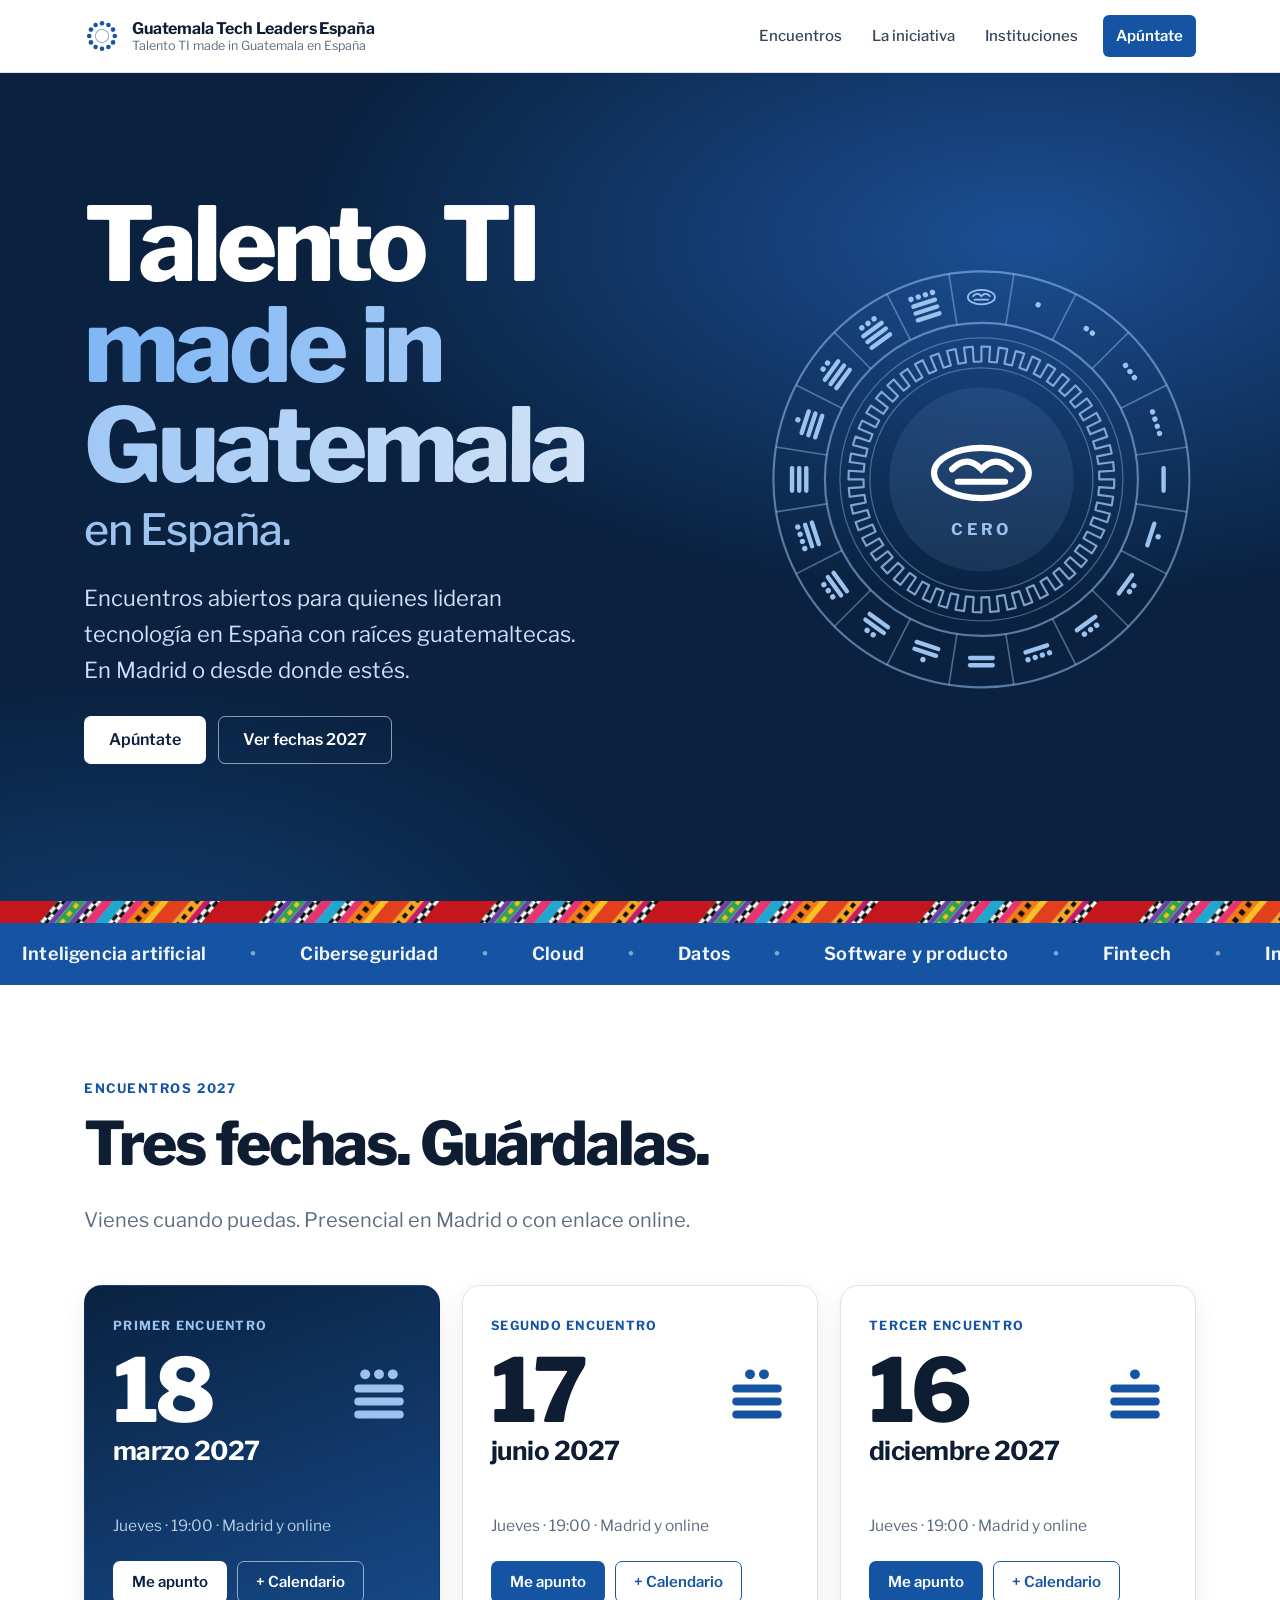
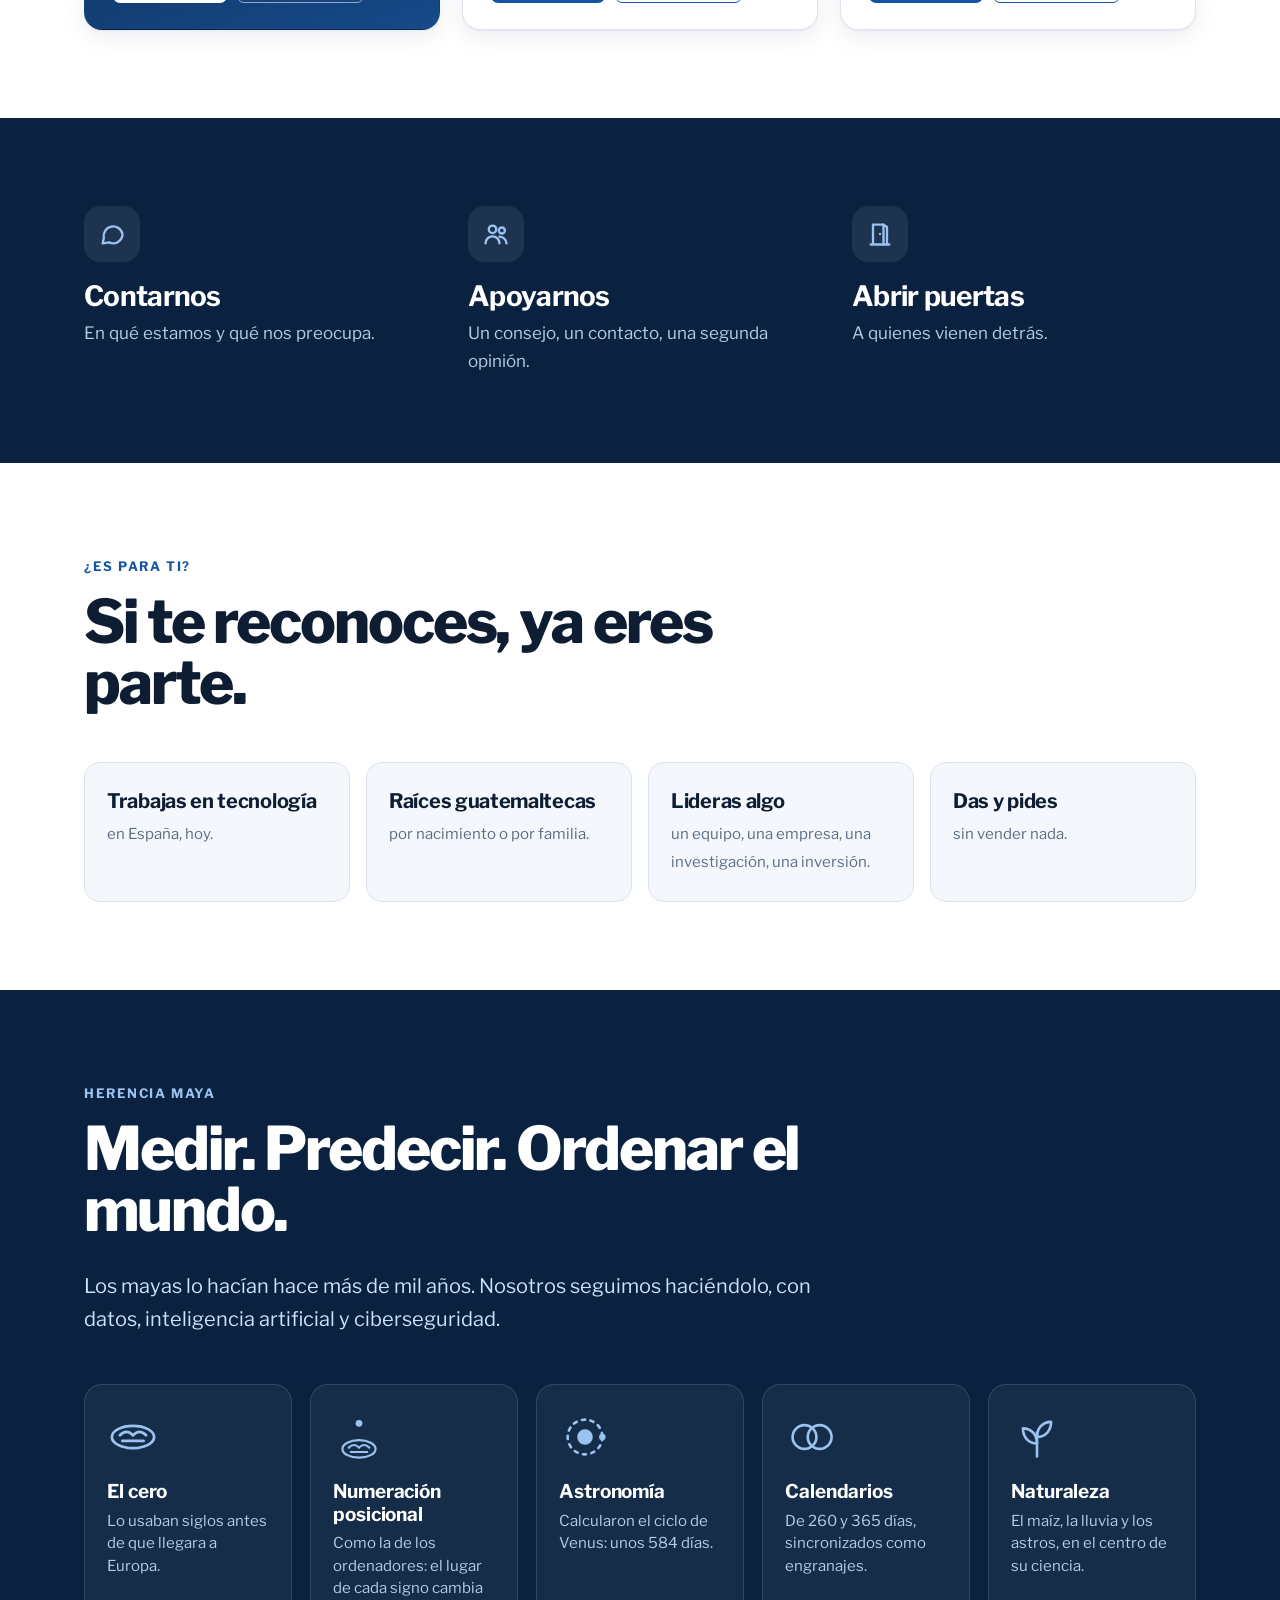
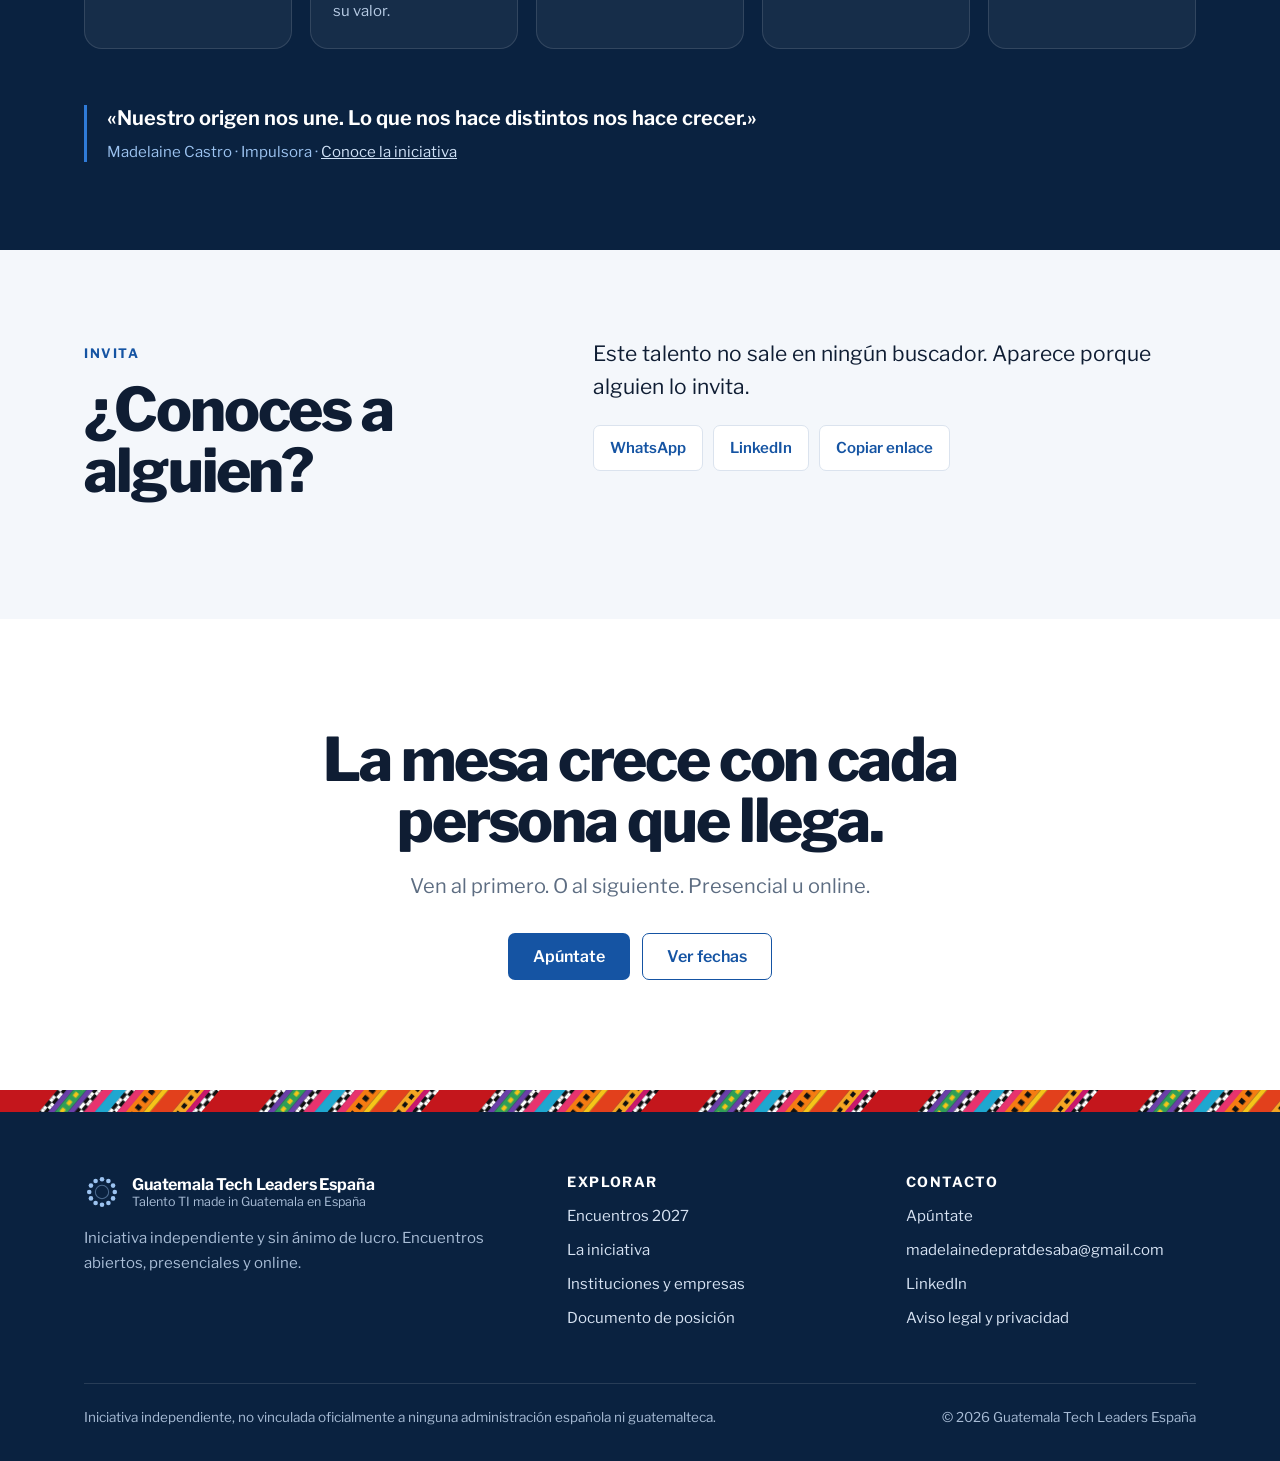
<file: index.html>
<!DOCTYPE html>
<html lang="es">
<head>
<meta charset="utf-8">
<meta name="viewport" content="width=device-width, initial-scale=1">
<title>Guatemala Tech Leaders España · Talento TI made in Guatemala en España</title>
<meta name="description" content="Encuentros abiertos de profesionales de origen guatemalteco que lideran tecnología en España. 2027: 18 de marzo, 17 de junio y 16 de diciembre, en Madrid y online.">
<link rel="canonical" href="https://502tech34.prat-cas.com/">
<meta name="theme-color" content="#0a2240">
<meta property="og:type" content="website">
<meta property="og:locale" content="es_ES">
<meta property="og:site_name" content="Guatemala Tech Leaders España">
<meta property="og:title" content="Guatemala Tech Leaders España · Talento TI made in Guatemala en España">
<meta property="og:description" content="Encuentros abiertos de profesionales de origen guatemalteco que lideran tecnología en España. 2027: 18 de marzo, 17 de junio y 16 de diciembre, en Madrid y online.">
<meta property="og:url" content="https://502tech34.prat-cas.com/">
<meta property="og:image" content="https://502tech34.prat-cas.com/assets/img/og.jpg">
<meta property="og:image:width" content="1200">
<meta property="og:image:height" content="630">
<meta property="og:image:alt" content="Talento TI made in Guatemala en España. Encuentros 2027 en Madrid y online.">
<meta name="twitter:card" content="summary_large_image">
<link rel="icon" type="image/svg+xml" href="./assets/img/mark.svg">
<link rel="icon" type="image/png" sizes="32x32" href="./assets/img/icon-32.png">
<link rel="apple-touch-icon" href="./assets/img/icon-180.png">
<link rel="preload" href="./assets/fonts/librefranklin-var.woff2" as="font" type="font/woff2" crossorigin>
<link rel="stylesheet" href="./assets/style.css">
</head>
<body>
<a class="salto" href="#principal">Ir al contenido</a>
<header class="cab">
  <div class="wrap cab-int">
    <a class="marca" href="./index.html" aria-label="Guatemala Tech Leaders España, inicio"><svg class="mark" viewBox="0 0 40 40" aria-hidden="true" focusable="false"><circle cx="20.0" cy="20.0" r="7.4" fill="none" stroke="currentColor" stroke-width="1.15" opacity=".45"/><circle cx="20.00" cy="5.80" r="2.55" fill="currentColor"/><circle cx="27.10" cy="7.70" r="2.55" fill="currentColor"/><circle cx="32.30" cy="12.90" r="2.55" fill="currentColor"/><circle cx="34.20" cy="20.00" r="2.55" fill="currentColor"/><circle cx="32.30" cy="27.10" r="2.55" fill="currentColor"/><circle cx="27.10" cy="32.30" r="2.55" fill="currentColor"/><circle cx="20.00" cy="34.20" r="2.55" fill="currentColor"/><circle cx="12.90" cy="32.30" r="2.55" fill="currentColor"/><circle cx="7.70" cy="27.10" r="2.55" fill="currentColor"/><circle cx="5.80" cy="20.00" r="2.55" fill="currentColor"/><circle cx="7.70" cy="12.90" r="2.55" fill="currentColor"/><circle cx="12.90" cy="7.70" r="2.55" fill="currentColor"/></svg><span class="marca-txt"><b>Guatemala Tech Leaders España</b><span>Talento TI made in Guatemala en España</span></span></a>
    <button class="hamb" aria-expanded="false" aria-controls="menu">Menú</button>
    <nav id="menu" aria-label="Navegación principal"><a href="./index.html#encuentros">Encuentros</a><a href="./la-iniciativa.html">La iniciativa</a><a href="./instituciones.html">Instituciones</a><a class="n-cta" href="./apuntate.html">Apúntate</a></nav>
  </div>
</header>
<main id="principal">
<section class="portada">
  <div class="wrap">
    <div>
      <h1 class="titular">Talento TI <em>made in Guatemala</em><span>en España.</span></h1>
      <p class="sub">Encuentros abiertos para quienes lideran tecnología en España con raíces guatemaltecas. En Madrid o desde donde estés.</p>
      <div class="botones"><a class="btn btn-b" href="./apuntate.html">Apúntate</a><a class="btn btn-c" href="#encuentros">Ver fechas 2027</a></div>
    </div>
    <svg class="rueda" viewBox="0 0 400 400" role="img" aria-label="Rueda con los veinte números del sistema maya, del 0 al 19, alrededor del cero."><g class="giro"><circle cx="200" cy="200" r="194" fill="none" stroke="currentColor" stroke-width="2" opacity=".55"/><circle cx="200" cy="200" r="146" fill="none" stroke="currentColor" stroke-width="2" opacity=".55"/><line x1="177.2" y1="55.8" x2="169.7" y2="8.4" stroke="currentColor" stroke-width="1.5" opacity=".45"/><g transform="rotate(0.0 200.0 30.0)"><g fill="none" stroke="currentColor" stroke-width="1.63" stroke-linecap="round"><ellipse cx="200.0" cy="30.0" rx="12.6" ry="6.7"/><path d="M192.2,29.0 Q196.2,25.0 200.0,29.0 Q203.8,25.0 207.8,29.0"/><path d="M193.7,32.3 L206.3,32.3"/></g></g><line x1="222.8" y1="55.8" x2="230.3" y2="8.4" stroke="currentColor" stroke-width="1.5" opacity=".45"/><g transform="rotate(18.0 252.5 38.3)"><circle cx="252.5" cy="37.0" r="2.5" fill="currentColor"/></g><line x1="266.3" y1="69.9" x2="288.1" y2="27.1" stroke="currentColor" stroke-width="1.5" opacity=".45"/><g transform="rotate(36.0 299.9 62.5)"><circle cx="296.4" cy="61.2" r="2.5" fill="currentColor"/><circle cx="303.4" cy="61.2" r="2.5" fill="currentColor"/></g><line x1="303.2" y1="96.8" x2="337.2" y2="62.8" stroke="currentColor" stroke-width="1.5" opacity=".45"/><g transform="rotate(54.0 337.5 100.1)"><circle cx="330.5" cy="98.8" r="2.5" fill="currentColor"/><circle cx="337.5" cy="98.8" r="2.5" fill="currentColor"/><circle cx="344.6" cy="98.8" r="2.5" fill="currentColor"/></g><line x1="330.1" y1="133.7" x2="372.9" y2="111.9" stroke="currentColor" stroke-width="1.5" opacity=".45"/><g transform="rotate(72.0 361.7 147.5)"><circle cx="351.1" cy="146.2" r="2.5" fill="currentColor"/><circle cx="358.2" cy="146.2" r="2.5" fill="currentColor"/><circle cx="365.2" cy="146.2" r="2.5" fill="currentColor"/><circle cx="372.2" cy="146.2" r="2.5" fill="currentColor"/></g><line x1="344.2" y1="177.2" x2="391.6" y2="169.7" stroke="currentColor" stroke-width="1.5" opacity=".45"/><g transform="rotate(90.0 370.0 200.0)"><rect x="357.4" y="198.0" width="25.2" height="4.1" rx="2.0" fill="currentColor"/></g><line x1="344.2" y1="222.8" x2="391.6" y2="230.3" stroke="currentColor" stroke-width="1.5" opacity=".45"/><g transform="rotate(108.0 361.7 252.5)"><circle cx="361.7" cy="249.2" r="2.5" fill="currentColor"/><rect x="349.1" y="254.3" width="25.2" height="4.1" rx="2.0" fill="currentColor"/></g><line x1="330.1" y1="266.3" x2="372.9" y2="288.1" stroke="currentColor" stroke-width="1.5" opacity=".45"/><g transform="rotate(126.0 337.5 299.9)"><circle cx="334.0" cy="296.6" r="2.5" fill="currentColor"/><circle cx="341.0" cy="296.6" r="2.5" fill="currentColor"/><rect x="325.0" y="301.7" width="25.2" height="4.1" rx="2.0" fill="currentColor"/></g><line x1="303.2" y1="303.2" x2="337.2" y2="337.2" stroke="currentColor" stroke-width="1.5" opacity=".45"/><g transform="rotate(144.0 299.9 337.5)"><circle cx="292.9" cy="334.2" r="2.5" fill="currentColor"/><circle cx="299.9" cy="334.2" r="2.5" fill="currentColor"/><circle cx="307.0" cy="334.2" r="2.5" fill="currentColor"/><rect x="287.3" y="339.3" width="25.2" height="4.1" rx="2.0" fill="currentColor"/></g><line x1="266.3" y1="330.1" x2="288.1" y2="372.9" stroke="currentColor" stroke-width="1.5" opacity=".45"/><g transform="rotate(162.0 252.5 361.7)"><circle cx="242.0" cy="358.3" r="2.5" fill="currentColor"/><circle cx="249.0" cy="358.3" r="2.5" fill="currentColor"/><circle cx="256.0" cy="358.3" r="2.5" fill="currentColor"/><circle cx="263.1" cy="358.3" r="2.5" fill="currentColor"/><rect x="240.0" y="363.5" width="25.2" height="4.1" rx="2.0" fill="currentColor"/></g><line x1="222.8" y1="344.2" x2="230.3" y2="391.6" stroke="currentColor" stroke-width="1.5" opacity=".45"/><g transform="rotate(180.0 200.0 370.0)"><rect x="187.4" y="364.6" width="25.2" height="4.1" rx="2.0" fill="currentColor"/><rect x="187.4" y="371.3" width="25.2" height="4.1" rx="2.0" fill="currentColor"/></g><line x1="177.2" y1="344.2" x2="169.7" y2="391.6" stroke="currentColor" stroke-width="1.5" opacity=".45"/><g transform="rotate(198.0 147.5 361.7)"><circle cx="147.5" cy="355.0" r="2.5" fill="currentColor"/><rect x="134.9" y="360.1" width="25.2" height="4.1" rx="2.0" fill="currentColor"/><rect x="134.9" y="366.8" width="25.2" height="4.1" rx="2.0" fill="currentColor"/></g><line x1="133.7" y1="330.1" x2="111.9" y2="372.9" stroke="currentColor" stroke-width="1.5" opacity=".45"/><g transform="rotate(216.0 100.1 337.5)"><circle cx="96.6" cy="330.9" r="2.5" fill="currentColor"/><circle cx="103.6" cy="330.9" r="2.5" fill="currentColor"/><rect x="87.5" y="336.0" width="25.2" height="4.1" rx="2.0" fill="currentColor"/><rect x="87.5" y="342.6" width="25.2" height="4.1" rx="2.0" fill="currentColor"/></g><line x1="96.8" y1="303.2" x2="62.8" y2="337.2" stroke="currentColor" stroke-width="1.5" opacity=".45"/><g transform="rotate(234.0 62.5 299.9)"><circle cx="55.4" cy="293.3" r="2.5" fill="currentColor"/><circle cx="62.5" cy="293.3" r="2.5" fill="currentColor"/><circle cx="69.5" cy="293.3" r="2.5" fill="currentColor"/><rect x="49.9" y="298.4" width="25.2" height="4.1" rx="2.0" fill="currentColor"/><rect x="49.9" y="305.0" width="25.2" height="4.1" rx="2.0" fill="currentColor"/></g><line x1="69.9" y1="266.3" x2="27.1" y2="288.1" stroke="currentColor" stroke-width="1.5" opacity=".45"/><g transform="rotate(252.0 38.3 252.5)"><circle cx="27.8" cy="245.9" r="2.5" fill="currentColor"/><circle cx="34.8" cy="245.9" r="2.5" fill="currentColor"/><circle cx="41.8" cy="245.9" r="2.5" fill="currentColor"/><circle cx="48.9" cy="245.9" r="2.5" fill="currentColor"/><rect x="25.7" y="251.0" width="25.2" height="4.1" rx="2.0" fill="currentColor"/><rect x="25.7" y="257.6" width="25.2" height="4.1" rx="2.0" fill="currentColor"/></g><line x1="55.8" y1="222.8" x2="8.4" y2="230.3" stroke="currentColor" stroke-width="1.5" opacity=".45"/><g transform="rotate(270.0 30.0 200.0)"><rect x="17.4" y="191.3" width="25.2" height="4.1" rx="2.0" fill="currentColor"/><rect x="17.4" y="198.0" width="25.2" height="4.1" rx="2.0" fill="currentColor"/><rect x="17.4" y="204.6" width="25.2" height="4.1" rx="2.0" fill="currentColor"/></g><line x1="55.8" y1="177.2" x2="8.4" y2="169.7" stroke="currentColor" stroke-width="1.5" opacity=".45"/><g transform="rotate(288.0 38.3 147.5)"><circle cx="38.3" cy="137.5" r="2.5" fill="currentColor"/><rect x="25.7" y="142.6" width="25.2" height="4.1" rx="2.0" fill="currentColor"/><rect x="25.7" y="149.2" width="25.2" height="4.1" rx="2.0" fill="currentColor"/><rect x="25.7" y="155.9" width="25.2" height="4.1" rx="2.0" fill="currentColor"/></g><line x1="69.9" y1="133.7" x2="27.1" y2="111.9" stroke="currentColor" stroke-width="1.5" opacity=".45"/><g transform="rotate(306.0 62.5 100.1)"><circle cx="59.0" cy="90.1" r="2.5" fill="currentColor"/><circle cx="66.0" cy="90.1" r="2.5" fill="currentColor"/><rect x="49.9" y="95.2" width="25.2" height="4.1" rx="2.0" fill="currentColor"/><rect x="49.9" y="101.9" width="25.2" height="4.1" rx="2.0" fill="currentColor"/><rect x="49.9" y="108.5" width="25.2" height="4.1" rx="2.0" fill="currentColor"/></g><line x1="96.8" y1="96.8" x2="62.8" y2="62.8" stroke="currentColor" stroke-width="1.5" opacity=".45"/><g transform="rotate(324.0 100.1 62.5)"><circle cx="93.0" cy="52.5" r="2.5" fill="currentColor"/><circle cx="100.1" cy="52.5" r="2.5" fill="currentColor"/><circle cx="107.1" cy="52.5" r="2.5" fill="currentColor"/><rect x="87.5" y="57.6" width="25.2" height="4.1" rx="2.0" fill="currentColor"/><rect x="87.5" y="64.2" width="25.2" height="4.1" rx="2.0" fill="currentColor"/><rect x="87.5" y="70.9" width="25.2" height="4.1" rx="2.0" fill="currentColor"/></g><line x1="133.7" y1="69.9" x2="111.9" y2="27.1" stroke="currentColor" stroke-width="1.5" opacity=".45"/><g transform="rotate(342.0 147.5 38.3)"><circle cx="136.9" cy="28.3" r="2.5" fill="currentColor"/><circle cx="144.0" cy="28.3" r="2.5" fill="currentColor"/><circle cx="151.0" cy="28.3" r="2.5" fill="currentColor"/><circle cx="158.0" cy="28.3" r="2.5" fill="currentColor"/><rect x="134.9" y="33.4" width="25.2" height="4.1" rx="2.0" fill="currentColor"/><rect x="134.9" y="40.1" width="25.2" height="4.1" rx="2.0" fill="currentColor"/><rect x="134.9" y="46.8" width="25.2" height="4.1" rx="2.0" fill="currentColor"/></g></g><g class="giro-inv" opacity=".8"><circle cx="200" cy="200" r="132" fill="none" stroke="currentColor" stroke-width="1.2" opacity=".5"/><circle cx="200" cy="200" r="104" fill="none" stroke="currentColor" stroke-width="1.2" opacity=".5"/><polygon points="310.0,200.0 324.0,200.0 323.7,208.1 309.8,207.2 309.1,214.4 322.9,216.2 321.6,224.2 307.9,221.5 306.3,228.5 319.8,232.1 317.4,239.9 304.2,235.4 301.6,242.1 314.6,247.5 311.2,254.8 298.7,248.7 295.3,255.0 307.4,262.0 303.1,268.9 291.5,261.1 287.3,267.0 298.4,275.5 293.2,281.8 282.7,272.5 277.8,277.8 287.7,287.7 281.8,293.2 272.5,282.7 267.0,287.3 275.5,298.4 268.9,303.1 261.1,291.5 255.0,295.3 262.0,307.4 254.8,311.2 248.7,298.7 242.1,301.6 247.5,314.6 239.9,317.4 235.4,304.2 228.5,306.3 232.1,319.8 224.2,321.6 221.5,307.9 214.4,309.1 216.2,322.9 208.1,323.7 207.2,309.8 200.0,310.0 200.0,324.0 191.9,323.7 192.8,309.8 185.6,309.1 183.8,322.9 175.8,321.6 178.5,307.9 171.5,306.3 167.9,319.8 160.1,317.4 164.6,304.2 157.9,301.6 152.5,314.6 145.2,311.2 151.3,298.7 145.0,295.3 138.0,307.4 131.1,303.1 138.9,291.5 133.0,287.3 124.5,298.4 118.2,293.2 127.5,282.7 122.2,277.8 112.3,287.7 106.8,281.8 117.3,272.5 112.7,267.0 101.6,275.5 96.9,268.9 108.5,261.1 104.7,255.0 92.6,262.0 88.8,254.8 101.3,248.7 98.4,242.1 85.4,247.5 82.6,239.9 95.8,235.4 93.7,228.5 80.2,232.1 78.4,224.2 92.1,221.5 90.9,214.4 77.1,216.2 76.3,208.1 90.2,207.2 90.0,200.0 76.0,200.0 76.3,191.9 90.2,192.8 90.9,185.6 77.1,183.8 78.4,175.8 92.1,178.5 93.7,171.5 80.2,167.9 82.6,160.1 95.8,164.6 98.4,157.9 85.4,152.5 88.8,145.2 101.3,151.3 104.7,145.0 92.6,138.0 96.9,131.1 108.5,138.9 112.7,133.0 101.6,124.5 106.8,118.2 117.3,127.5 122.2,122.2 112.3,112.3 118.2,106.8 127.5,117.3 133.0,112.7 124.5,101.6 131.1,96.9 138.9,108.5 145.0,104.7 138.0,92.6 145.2,88.8 151.3,101.3 157.9,98.4 152.5,85.4 160.1,82.6 164.6,95.8 171.5,93.7 167.9,80.2 175.8,78.4 178.5,92.1 185.6,90.9 183.8,77.1 191.9,76.3 192.8,90.2 200.0,90.0 200.0,76.0 208.1,76.3 207.2,90.2 214.4,90.9 216.2,77.1 224.2,78.4 221.5,92.1 228.5,93.7 232.1,80.2 239.9,82.6 235.4,95.8 242.1,98.4 247.5,85.4 254.8,88.8 248.7,101.3 255.0,104.7 262.0,92.6 268.9,96.9 261.1,108.5 267.0,112.7 275.5,101.6 281.8,106.8 272.5,117.3 277.8,122.2 287.7,112.3 293.2,118.2 282.7,127.5 287.3,133.0 298.4,124.5 303.1,131.1 291.5,138.9 295.3,145.0 307.4,138.0 311.2,145.2 298.7,151.3 301.6,157.9 314.6,152.5 317.4,160.1 304.2,164.6 306.3,171.5 319.8,167.9 321.6,175.8 307.9,178.5 309.1,185.6 322.9,183.8 323.7,191.9 309.8,192.8" fill="none" stroke="currentColor" stroke-width="2" stroke-linejoin="round"/></g><circle class="nucleo" cx="200" cy="200" r="86" fill="currentColor" opacity=".1"/><g fill="none" stroke="#ffffff" stroke-width="5.72" stroke-linecap="round"><ellipse cx="200.0" cy="194.0" rx="44.2" ry="23.4"/><path d="M172.6,190.5 Q186.7,176.4 200.0,190.5 Q213.3,176.4 227.4,190.5"/><path d="M177.9,202.2 L222.1,202.2"/></g><text x="200" y="252" text-anchor="middle" fill="currentColor" font-size="15" font-weight="700" letter-spacing="3" font-family="Libre Franklin, Arial, sans-serif">CERO</text></svg>
  </div>
</section>
<div class="faja" aria-hidden="true"></div>
<div class="cinta" aria-hidden="true"><div><span>Inteligencia artificial</span><span>Ciberseguridad</span><span>Cloud</span><span>Datos</span><span>Software y producto</span><span>Fintech</span><span>Investigación</span><span>Inversión</span><span>Gobierno tecnológico</span><span>Startups</span><span>Infraestructura</span><span>Transformación digital</span><span>Inteligencia artificial</span><span>Ciberseguridad</span><span>Cloud</span><span>Datos</span><span>Software y producto</span><span>Fintech</span><span>Investigación</span><span>Inversión</span><span>Gobierno tecnológico</span><span>Startups</span><span>Infraestructura</span><span>Transformación digital</span></div></div>

<section class="sec" id="encuentros">
  <div class="wrap">
    <div class="intro-sec aparece">
      <span class="antetitulo">Encuentros 2027</span>
      <h2 class="grande">Tres fechas. Guárdalas.</h2>
      <p>Vienes cuando puedas. Presencial en Madrid o con enlace online.</p>
    </div>
    <div class="fechas"><article class="fecha-c primera aparece">
  <span class="eti">Primer encuentro</span>
  <div class="dia-fila"><p class="dia">18</p><svg class="maya-num" viewBox="0 0 44 44" role="img" aria-label="18 en numeración maya"><circle cx="12.5" cy="8.5" r="3.4" fill="currentColor"/><circle cx="22.0" cy="8.5" r="3.4" fill="currentColor"/><circle cx="31.5" cy="8.5" r="3.4" fill="currentColor"/><rect x="5.0" y="15.4" width="34.0" height="5.5" rx="2.8" fill="currentColor"/><rect x="5.0" y="24.4" width="34.0" height="5.5" rx="2.8" fill="currentColor"/><rect x="5.0" y="33.4" width="34.0" height="5.5" rx="2.8" fill="currentColor"/></svg></div><p class="mes">marzo 2027</p>
  <p class="detalle">Jueves · 19:00 · Madrid y online</p>
  <div class="acciones"><a class="btn btn-b" href="./apuntate.html?e=2027-03">Me apunto</a><details class="cal"><summary class="btn btn-s">+ Calendario</summary><div class="cal-menu">
<a href="https://calendar.google.com/calendar/render?action=TEMPLATE&text=Guatemala%20Tech%20Leaders%20Espa%C3%B1a%20%C2%B7%20Encuentro&dates=20270318T180000Z/20270318T193000Z&details=Encuentro%20de%20Guatemala%20Tech%20Leaders%20Espa%C3%B1a.%20Presencial%20en%20Madrid%20o%20por%20enlace%20online.%20Ap%C3%BAntate%20para%20recibir%20la%20sede%20y%20el%20enlace%3A%20https%3A//502tech34.prat-cas.com/apuntate.html&location=Madrid%20%28sede%20por%20confirmar%29%20y%20online" target="_blank" rel="noopener">Google Calendar</a><a href="https://outlook.live.com/calendar/0/deeplink/compose?path=%2Fcalendar%2Faction%2Fcompose&rru=addevent&subject=Guatemala%20Tech%20Leaders%20Espa%C3%B1a%20%C2%B7%20Encuentro&startdt=2027-03-18T18%3A00%3A00Z&enddt=2027-03-18T19%3A30%3A00Z&body=Encuentro%20de%20Guatemala%20Tech%20Leaders%20Espa%C3%B1a.%20Presencial%20en%20Madrid%20o%20por%20enlace%20online.%20Ap%C3%BAntate%20para%20recibir%20la%20sede%20y%20el%20enlace%3A%20https%3A//502tech34.prat-cas.com/apuntate.html&location=Madrid%20%28sede%20por%20confirmar%29%20y%20online" target="_blank" rel="noopener">Outlook</a><a href="./assets/cal/encuentro-2027-03.ics" download>Apple / otro (.ics)</a></div></details></div>
</article><article class="fecha-c aparece">
  <span class="eti">Segundo encuentro</span>
  <div class="dia-fila"><p class="dia">17</p><svg class="maya-num" viewBox="0 0 44 44" role="img" aria-label="17 en numeración maya"><circle cx="17.2" cy="8.5" r="3.4" fill="currentColor"/><circle cx="26.8" cy="8.5" r="3.4" fill="currentColor"/><rect x="5.0" y="15.4" width="34.0" height="5.5" rx="2.8" fill="currentColor"/><rect x="5.0" y="24.4" width="34.0" height="5.5" rx="2.8" fill="currentColor"/><rect x="5.0" y="33.4" width="34.0" height="5.5" rx="2.8" fill="currentColor"/></svg></div><p class="mes">junio 2027</p>
  <p class="detalle">Jueves · 19:00 · Madrid y online</p>
  <div class="acciones"><a class="btn btn-p" href="./apuntate.html?e=2027-06">Me apunto</a><details class="cal"><summary class="btn btn-s">+ Calendario</summary><div class="cal-menu">
<a href="https://calendar.google.com/calendar/render?action=TEMPLATE&text=Guatemala%20Tech%20Leaders%20Espa%C3%B1a%20%C2%B7%20Encuentro&dates=20270617T170000Z/20270617T183000Z&details=Encuentro%20de%20Guatemala%20Tech%20Leaders%20Espa%C3%B1a.%20Presencial%20en%20Madrid%20o%20por%20enlace%20online.%20Ap%C3%BAntate%20para%20recibir%20la%20sede%20y%20el%20enlace%3A%20https%3A//502tech34.prat-cas.com/apuntate.html&location=Madrid%20%28sede%20por%20confirmar%29%20y%20online" target="_blank" rel="noopener">Google Calendar</a><a href="https://outlook.live.com/calendar/0/deeplink/compose?path=%2Fcalendar%2Faction%2Fcompose&rru=addevent&subject=Guatemala%20Tech%20Leaders%20Espa%C3%B1a%20%C2%B7%20Encuentro&startdt=2027-06-17T17%3A00%3A00Z&enddt=2027-06-17T18%3A30%3A00Z&body=Encuentro%20de%20Guatemala%20Tech%20Leaders%20Espa%C3%B1a.%20Presencial%20en%20Madrid%20o%20por%20enlace%20online.%20Ap%C3%BAntate%20para%20recibir%20la%20sede%20y%20el%20enlace%3A%20https%3A//502tech34.prat-cas.com/apuntate.html&location=Madrid%20%28sede%20por%20confirmar%29%20y%20online" target="_blank" rel="noopener">Outlook</a><a href="./assets/cal/encuentro-2027-06.ics" download>Apple / otro (.ics)</a></div></details></div>
</article><article class="fecha-c aparece">
  <span class="eti">Tercer encuentro</span>
  <div class="dia-fila"><p class="dia">16</p><svg class="maya-num" viewBox="0 0 44 44" role="img" aria-label="16 en numeración maya"><circle cx="22.0" cy="8.5" r="3.4" fill="currentColor"/><rect x="5.0" y="15.4" width="34.0" height="5.5" rx="2.8" fill="currentColor"/><rect x="5.0" y="24.4" width="34.0" height="5.5" rx="2.8" fill="currentColor"/><rect x="5.0" y="33.4" width="34.0" height="5.5" rx="2.8" fill="currentColor"/></svg></div><p class="mes">diciembre 2027</p>
  <p class="detalle">Jueves · 19:00 · Madrid y online</p>
  <div class="acciones"><a class="btn btn-p" href="./apuntate.html?e=2027-12">Me apunto</a><details class="cal"><summary class="btn btn-s">+ Calendario</summary><div class="cal-menu">
<a href="https://calendar.google.com/calendar/render?action=TEMPLATE&text=Guatemala%20Tech%20Leaders%20Espa%C3%B1a%20%C2%B7%20Encuentro&dates=20271216T180000Z/20271216T193000Z&details=Encuentro%20de%20Guatemala%20Tech%20Leaders%20Espa%C3%B1a.%20Presencial%20en%20Madrid%20o%20por%20enlace%20online.%20Ap%C3%BAntate%20para%20recibir%20la%20sede%20y%20el%20enlace%3A%20https%3A//502tech34.prat-cas.com/apuntate.html&location=Madrid%20%28sede%20por%20confirmar%29%20y%20online" target="_blank" rel="noopener">Google Calendar</a><a href="https://outlook.live.com/calendar/0/deeplink/compose?path=%2Fcalendar%2Faction%2Fcompose&rru=addevent&subject=Guatemala%20Tech%20Leaders%20Espa%C3%B1a%20%C2%B7%20Encuentro&startdt=2027-12-16T18%3A00%3A00Z&enddt=2027-12-16T19%3A30%3A00Z&body=Encuentro%20de%20Guatemala%20Tech%20Leaders%20Espa%C3%B1a.%20Presencial%20en%20Madrid%20o%20por%20enlace%20online.%20Ap%C3%BAntate%20para%20recibir%20la%20sede%20y%20el%20enlace%3A%20https%3A//502tech34.prat-cas.com/apuntate.html&location=Madrid%20%28sede%20por%20confirmar%29%20y%20online" target="_blank" rel="noopener">Outlook</a><a href="./assets/cal/encuentro-2027-12.ics" download>Apple / otro (.ics)</a></div></details></div>
</article></div>
  </div>
</section>

<section class="sec sec-marino">
  <div class="wrap">
    <div class="tres">
      <div class="aparece"><div class="ic"><svg viewBox="0 0 24 24" fill="none" stroke="currentColor" stroke-width="2" stroke-linecap="round" stroke-linejoin="round"><path d="M21 12a8 8 0 0 1-11.6 7.1L4 20l1-4.6A8 8 0 1 1 21 12z"/></svg></div><h3>Contarnos</h3><p>En qué estamos y qué nos preocupa.</p></div>
      <div class="aparece"><div class="ic"><svg viewBox="0 0 24 24" fill="none" stroke="currentColor" stroke-width="2" stroke-linecap="round" stroke-linejoin="round"><circle cx="9" cy="8" r="3.2"/><circle cx="17" cy="9" r="2.6"/><path d="M3 20c0-3.3 2.7-6 6-6s6 2.7 6 6M15 14.2c3 .2 5.5 2.4 6 5.8"/></svg></div><h3>Apoyarnos</h3><p>Un consejo, un contacto, una segunda opinión.</p></div>
      <div class="aparece"><div class="ic"><svg viewBox="0 0 24 24" fill="none" stroke="currentColor" stroke-width="2" stroke-linecap="round" stroke-linejoin="round"><path d="M4 21h16M6 21V4h9l3 2v15"/><path d="M12 12h.01"/><path d="M15 4v17"/></svg></div><h3>Abrir puertas</h3><p>A quienes vienen detrás.</p></div>
    </div>
  </div>
</section>

<section class="sec">
  <div class="wrap">
    <div class="intro-sec aparece">
      <span class="antetitulo">¿Es para ti?</span>
      <h2 class="grande">Si te reconoces, ya eres parte.</h2>
    </div>
    <div class="paraTi aparece">
      <div><b>Trabajas en tecnología</b><span>en España, hoy.</span></div>
      <div><b>Raíces guatemaltecas</b><span>por nacimiento o por familia.</span></div>
      <div><b>Lideras algo</b><span>un equipo, una empresa, una investigación, una inversión.</span></div>
      <div><b>Das y pides</b><span>sin vender nada.</span></div>
    </div>
  </div>
</section>

<section class="sec sec-marino herencia">
  <div class="wrap">
    <div class="intro-sec aparece">
      <span class="antetitulo" style="color:#9cc3f0">Herencia maya</span>
      <h2 class="grande" style="color:#fff">Medir. Predecir. Ordenar el mundo.</h2>
      <p style="color:#cfe1f6">Los mayas lo hacían hace más de mil años. Nosotros seguimos haciéndolo, con datos, inteligencia artificial y ciberseguridad.</p>
    </div>
    <div class="saberes"><article class="saber aparece"><div class="saber-ic"><svg viewBox="0 0 48 48"><g fill="none" stroke="currentColor" stroke-width="2.53" stroke-linecap="round"><ellipse cx="24.0" cy="24.0" rx="19.5" ry="10.3"/><path d="M11.9,22.4 Q18.1,16.2 24.0,22.4 Q29.9,16.2 36.1,22.4"/><path d="M14.2,27.6 L33.8,27.6"/></g></svg></div><h3>El cero</h3><p>Lo usaban siglos antes de que llegara a Europa.</p></article><article class="saber aparece"><div class="saber-ic"><svg viewBox="0 0 48 48"><circle cx="24.0" cy="11.4" r="3.1" fill="currentColor"/><g fill="none" stroke="currentColor" stroke-width="1.98" stroke-linecap="round"><ellipse cx="24.0" cy="35.0" rx="15.3" ry="8.1"/><path d="M14.5,33.8 Q19.4,28.9 24.0,33.8 Q28.6,28.9 33.5,33.8"/><path d="M16.4,37.8 L31.6,37.8"/></g></svg></div><h3>Numeración posicional</h3><p>Como la de los ordenadores: el lugar de cada signo cambia su valor.</p></article><article class="saber aparece"><div class="saber-ic"><svg viewBox="0 0 48 48" fill="none" stroke="currentColor" stroke-width="2.4" stroke-linecap="round"><circle cx="24" cy="24" r="6" fill="currentColor"/><circle cx="24" cy="24" r="16" stroke-dasharray="3 5"/><circle cx="40" cy="24" r="3" fill="currentColor" stroke="none"/></svg></div><h3>Astronomía</h3><p>Calcularon el ciclo de Venus: unos 584 días.</p></article><article class="saber aparece"><div class="saber-ic"><svg viewBox="0 0 48 48" fill="none" stroke="currentColor" stroke-width="2.4"><circle cx="18" cy="24" r="11"/><circle cx="32" cy="24" r="11"/></svg></div><h3>Calendarios</h3><p>De 260 y 365 días, sincronizados como engranajes.</p></article><article class="saber aparece"><div class="saber-ic"><svg viewBox="0 0 48 48" fill="none" stroke="currentColor" stroke-width="2.4" stroke-linecap="round" stroke-linejoin="round"><path d="M24 42V20"/><path d="M24 30c-8 0-13-6-13-14 8 0 13 6 13 14z"/><path d="M24 24c0-8 5-14 13-14 0 8-5 14-13 14z"/></svg></div><h3>Naturaleza</h3><p>El maíz, la lluvia y los astros, en el centro de su ciencia.</p></article></div>
    <blockquote class="cita-corta aparece" style="margin-top:56px;max-width:720px">«Nuestro origen nos une. Lo que nos hace distintos nos hace crecer.»<cite>Madelaine Castro · Impulsora · <a href="./la-iniciativa.html">Conoce la iniciativa</a></cite></blockquote>
  </div>
</section>

<section class="sec sec-gris">
  <div class="wrap dos-a">
    <div class="aparece"><span class="antetitulo">Invita</span><h2 class="grande">¿Conoces a alguien?</h2></div>
    <div class="aparece">
      <p class="entrada" style="color:var(--tinta)">Este talento no sale en ningún buscador. Aparece porque alguien lo invita.</p>
      <div class="compartir">
        <button type="button" data-compartir="whatsapp">WhatsApp</button>
        <button type="button" data-compartir="linkedin">LinkedIn</button>
        <button type="button" data-compartir="copiar">Copiar enlace</button>
      </div>
      <p class="aviso" role="status"></p>
    </div>
  </div>
</section>

<section class="final">
  <div class="wrap aparece">
    <h2 class="grande">La mesa crece con cada persona que llega.</h2>
    <p>Ven al primero. O al siguiente. Presencial u online.</p>
    <div class="botones"><a class="btn btn-p" href="./apuntate.html">Apúntate</a><a class="btn btn-s" href="./index.html#encuentros">Ver fechas</a></div>
  </div>
</section>

</main>
<footer class="pie-sitio">
  <div class="wrap">
    <div class="pie-rej">
      <div>
        <a class="marca" href="./index.html"><svg class="mark" viewBox="0 0 40 40" aria-hidden="true" focusable="false"><circle cx="20.0" cy="20.0" r="7.4" fill="none" stroke="currentColor" stroke-width="1.15" opacity=".45"/><circle cx="20.00" cy="5.80" r="2.55" fill="currentColor"/><circle cx="27.10" cy="7.70" r="2.55" fill="currentColor"/><circle cx="32.30" cy="12.90" r="2.55" fill="currentColor"/><circle cx="34.20" cy="20.00" r="2.55" fill="currentColor"/><circle cx="32.30" cy="27.10" r="2.55" fill="currentColor"/><circle cx="27.10" cy="32.30" r="2.55" fill="currentColor"/><circle cx="20.00" cy="34.20" r="2.55" fill="currentColor"/><circle cx="12.90" cy="32.30" r="2.55" fill="currentColor"/><circle cx="7.70" cy="27.10" r="2.55" fill="currentColor"/><circle cx="5.80" cy="20.00" r="2.55" fill="currentColor"/><circle cx="7.70" cy="12.90" r="2.55" fill="currentColor"/><circle cx="12.90" cy="7.70" r="2.55" fill="currentColor"/></svg><span class="marca-txt"><b>Guatemala Tech Leaders España</b><span>Talento TI made in Guatemala en España</span></span></a>
        <p>Iniciativa independiente y sin ánimo de lucro. Encuentros abiertos, presenciales y online.</p>
      </div>
      <div>
        <h4>Explorar</h4>
        <ul>
          <li><a href="./index.html#encuentros">Encuentros 2027</a></li>
          <li><a href="./la-iniciativa.html">La iniciativa</a></li>
          <li><a href="./instituciones.html">Instituciones y empresas</a></li>
          <li><a href="./posicion.html">Documento de posición</a></li>
        </ul>
      </div>
      <div>
        <h4>Contacto</h4>
        <ul>
          <li><a href="./apuntate.html">Apúntate</a></li>
          <li><a href="#" data-mail="Guatemala Tech Leaders España"><span data-mail-texto>Correo</span></a></li>
          <li><a href="#" data-linkedin target="_blank" rel="noopener">LinkedIn</a></li>
          <li><a href="./legal.html">Aviso legal y privacidad</a></li>
        </ul>
      </div>
    </div>
    <div class="pie-fin">
      <span>Iniciativa independiente, no vinculada oficialmente a ninguna administración española ni guatemalteca.</span>
      <span>© 2026 Guatemala Tech Leaders España</span>
    </div>
  </div>
</footer>
<script src="./assets/eventos.js" defer></script>
<script src="./assets/site.js" defer></script>
</body>
</html>
</file>
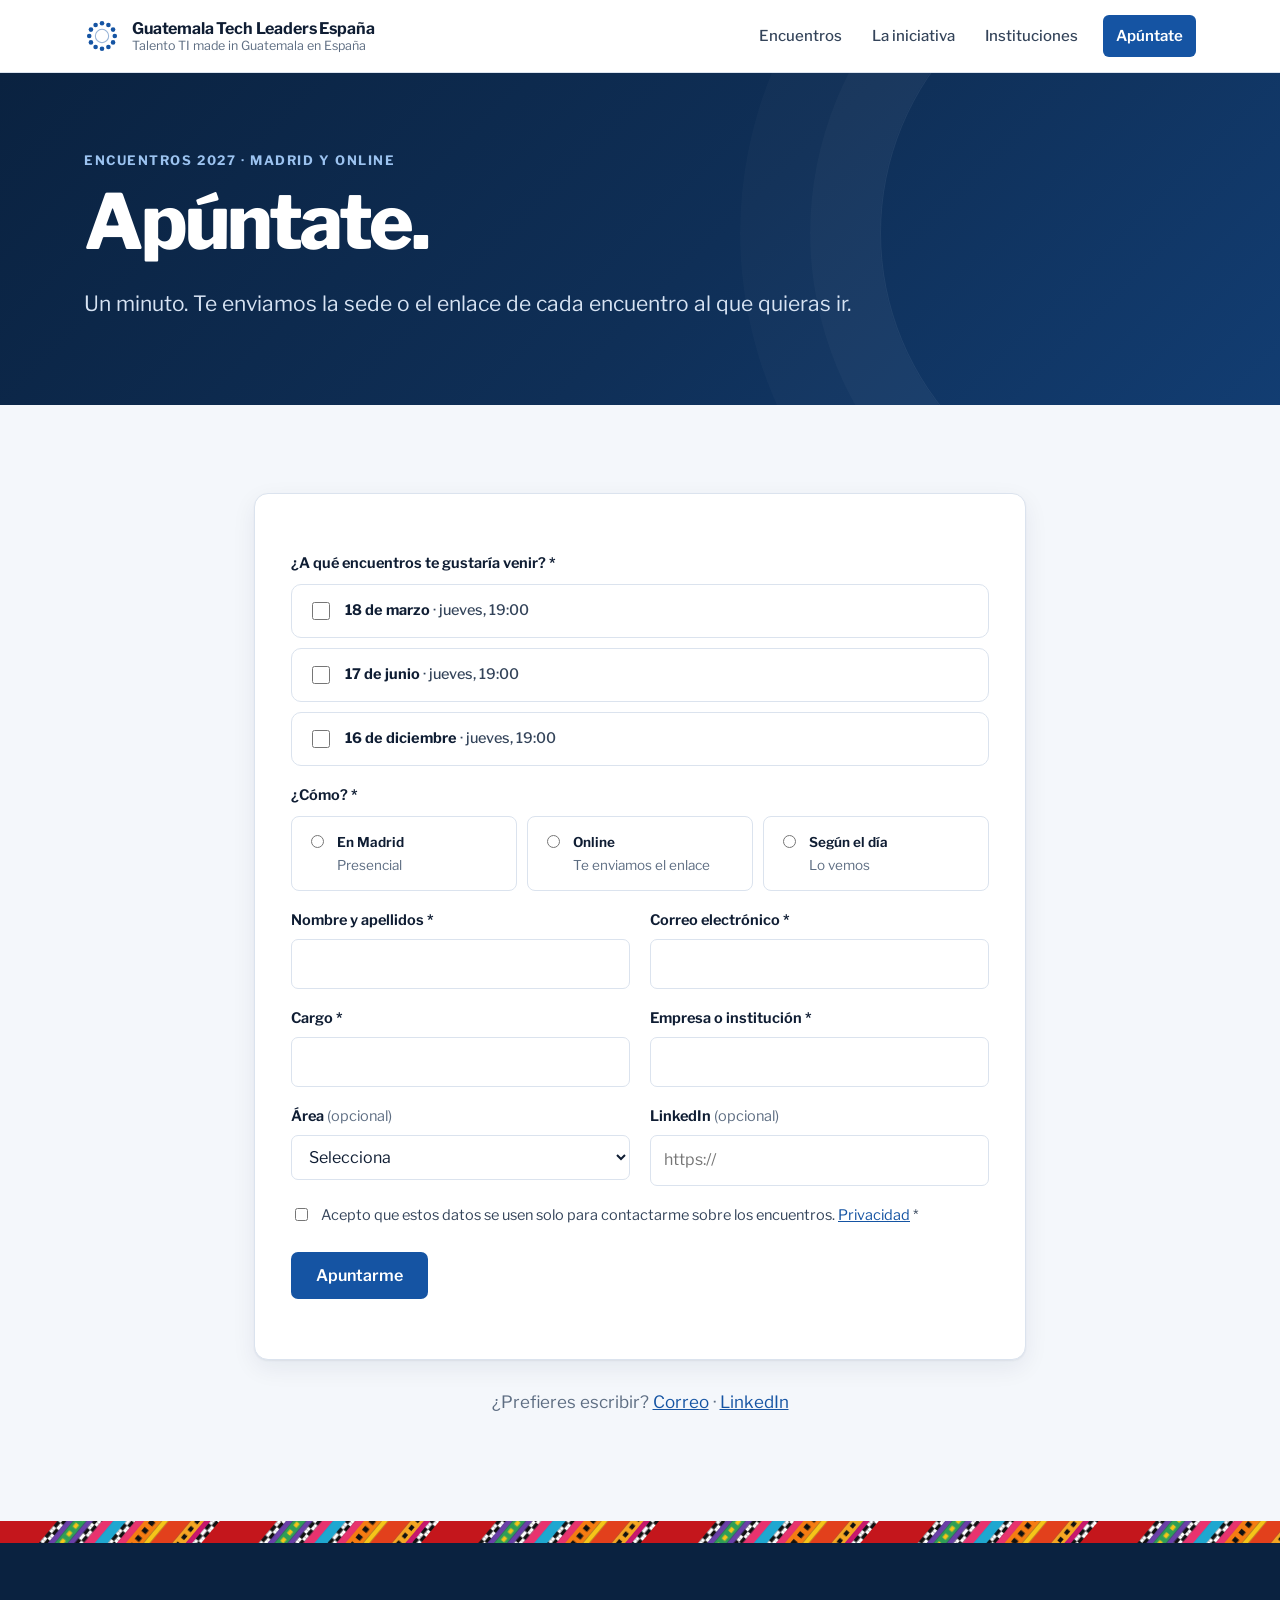
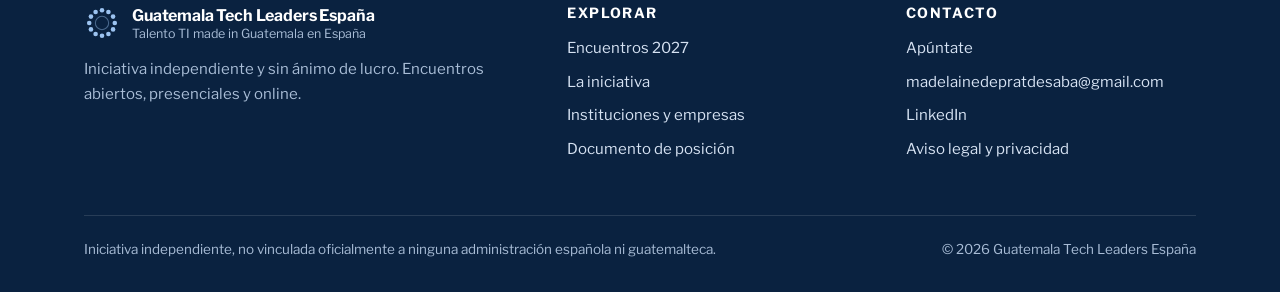
<file: apuntate.html>
<!DOCTYPE html>
<html lang="es">
<head>
<meta charset="utf-8">
<meta name="viewport" content="width=device-width, initial-scale=1">
<title>Apúntate · Encuentros 2027 · Guatemala Tech Leaders España</title>
<meta name="description" content="Apúntate a los encuentros 2027 de Guatemala Tech Leaders España, en Madrid u online.">
<link rel="canonical" href="https://502tech34.prat-cas.com/apuntate.html">
<meta name="theme-color" content="#0a2240">
<meta property="og:type" content="website">
<meta property="og:locale" content="es_ES">
<meta property="og:site_name" content="Guatemala Tech Leaders España">
<meta property="og:title" content="Apúntate · Encuentros 2027 · Guatemala Tech Leaders España">
<meta property="og:description" content="Apúntate a los encuentros 2027 de Guatemala Tech Leaders España, en Madrid u online.">
<meta property="og:url" content="https://502tech34.prat-cas.com/apuntate.html">
<meta property="og:image" content="https://502tech34.prat-cas.com/assets/img/og.jpg">
<meta property="og:image:width" content="1200">
<meta property="og:image:height" content="630">
<meta property="og:image:alt" content="Talento TI made in Guatemala en España. Encuentros 2027 en Madrid y online.">
<meta name="twitter:card" content="summary_large_image">
<link rel="icon" type="image/svg+xml" href="./assets/img/mark.svg">
<link rel="icon" type="image/png" sizes="32x32" href="./assets/img/icon-32.png">
<link rel="apple-touch-icon" href="./assets/img/icon-180.png">
<link rel="preload" href="./assets/fonts/librefranklin-var.woff2" as="font" type="font/woff2" crossorigin>
<link rel="stylesheet" href="./assets/style.css">
</head>
<body>
<a class="salto" href="#principal">Ir al contenido</a>
<header class="cab">
  <div class="wrap cab-int">
    <a class="marca" href="./index.html" aria-label="Guatemala Tech Leaders España, inicio"><svg class="mark" viewBox="0 0 40 40" aria-hidden="true" focusable="false"><circle cx="20.0" cy="20.0" r="7.4" fill="none" stroke="currentColor" stroke-width="1.15" opacity=".45"/><circle cx="20.00" cy="5.80" r="2.55" fill="currentColor"/><circle cx="27.10" cy="7.70" r="2.55" fill="currentColor"/><circle cx="32.30" cy="12.90" r="2.55" fill="currentColor"/><circle cx="34.20" cy="20.00" r="2.55" fill="currentColor"/><circle cx="32.30" cy="27.10" r="2.55" fill="currentColor"/><circle cx="27.10" cy="32.30" r="2.55" fill="currentColor"/><circle cx="20.00" cy="34.20" r="2.55" fill="currentColor"/><circle cx="12.90" cy="32.30" r="2.55" fill="currentColor"/><circle cx="7.70" cy="27.10" r="2.55" fill="currentColor"/><circle cx="5.80" cy="20.00" r="2.55" fill="currentColor"/><circle cx="7.70" cy="12.90" r="2.55" fill="currentColor"/><circle cx="12.90" cy="7.70" r="2.55" fill="currentColor"/></svg><span class="marca-txt"><b>Guatemala Tech Leaders España</b><span>Talento TI made in Guatemala en España</span></span></a>
    <button class="hamb" aria-expanded="false" aria-controls="menu">Menú</button>
    <nav id="menu" aria-label="Navegación principal"><a href="./index.html#encuentros">Encuentros</a><a href="./la-iniciativa.html">La iniciativa</a><a href="./instituciones.html">Instituciones</a><a class="n-cta" href="./apuntate.html" aria-current="page">Apúntate</a></nav>
  </div>
</header>
<main id="principal">
<section class="heroe">
  <div class="wrap heroe-pag">
    <span class="antetitulo">Encuentros 2027 · Madrid y online</span>
    <h1 class="titular" style="font-size:clamp(42px,6vw,76px)">Apúntate.</h1>
    <p class="entrada">Un minuto. Te enviamos la sede o el enlace de cada encuentro al que quieras ir.</p>
  </div>
</section>

<section class="sec sec-gris">
  <div class="wrap" style="max-width:820px">
    <div class="form-caja">
      <form class="form" data-tipo="inscripcion" data-asunto="Inscripción · Encuentros 2027">
        <fieldset class="ancho">
          <legend>¿A qué encuentros te gustaría venir? *</legend>
          <div class="check"><label><input type="checkbox" name="encuentros" value="18 de marzo de 2027" data-ev="2027-03"><span><b>18 de marzo</b> · jueves, 19:00</span></label><label><input type="checkbox" name="encuentros" value="17 de junio de 2027" data-ev="2027-06"><span><b>17 de junio</b> · jueves, 19:00</span></label><label><input type="checkbox" name="encuentros" value="16 de diciembre de 2027" data-ev="2027-12"><span><b>16 de diciembre</b> · jueves, 19:00</span></label></div>
        </fieldset>
        <fieldset class="ancho">
          <legend>¿Cómo? *</legend>
          <div class="opciones">
            <label><input type="radio" name="modalidad" value="Presencial en Madrid" required><span><b>En Madrid</b><span>Presencial</span></span></label>
            <label><input type="radio" name="modalidad" value="Online"><span><b>Online</b><span>Te enviamos el enlace</span></span></label>
            <label><input type="radio" name="modalidad" value="Según el día"><span><b>Según el día</b><span>Lo vemos</span></span></label>
          </div>
        </fieldset>
        <div><label for="f-nombre">Nombre y apellidos *</label><input id="f-nombre" name="nombre" type="text" autocomplete="name" required></div>
        <div><label for="f-email">Correo electrónico *</label><input id="f-email" name="email" type="email" autocomplete="email" required></div>
        <div><label for="f-cargo">Cargo *</label><input id="f-cargo" name="cargo" type="text" autocomplete="organization-title" required></div>
        <div><label for="f-org">Empresa o institución *</label><input id="f-org" name="organizacion" type="text" autocomplete="organization" required></div>
        <div><label for="f-area">Área <span class="opc">(opcional)</span></label><select id="f-area" name="area"><option value="">Selecciona</option><option>Inteligencia artificial</option><option>Ciberseguridad</option><option>Software y producto</option><option>Datos</option><option>Cloud e infraestructura</option><option>Fintech</option><option>Investigación</option><option>Inversión</option><option>Gobierno tecnológico</option><option>Otra</option></select></div>
        <div><label for="f-perfil">LinkedIn <span class="opc">(opcional)</span></label><input id="f-perfil" name="perfil" type="url" placeholder="https://"></div>
        <div class="ancho"><label class="consent"><input type="checkbox" name="consent" required> <span>Acepto que estos datos se usen solo para contactarme sobre los encuentros. <a href="./legal.html#privacidad">Privacidad</a> *</span></label></div>
        <div class="ancho"><button class="btn btn-p" type="submit">Apuntarme</button><p class="aviso" role="status"></p></div>
      </form>
    </div>
    <p style="text-align:center;margin-top:28px;color:var(--suave)">¿Prefieres escribir? <a href="#" data-mail="Guatemala Tech Leaders España">Correo</a> · <a href="#" data-linkedin target="_blank" rel="noopener">LinkedIn</a></p>
  </div>
</section>

</main>
<footer class="pie-sitio">
  <div class="wrap">
    <div class="pie-rej">
      <div>
        <a class="marca" href="./index.html"><svg class="mark" viewBox="0 0 40 40" aria-hidden="true" focusable="false"><circle cx="20.0" cy="20.0" r="7.4" fill="none" stroke="currentColor" stroke-width="1.15" opacity=".45"/><circle cx="20.00" cy="5.80" r="2.55" fill="currentColor"/><circle cx="27.10" cy="7.70" r="2.55" fill="currentColor"/><circle cx="32.30" cy="12.90" r="2.55" fill="currentColor"/><circle cx="34.20" cy="20.00" r="2.55" fill="currentColor"/><circle cx="32.30" cy="27.10" r="2.55" fill="currentColor"/><circle cx="27.10" cy="32.30" r="2.55" fill="currentColor"/><circle cx="20.00" cy="34.20" r="2.55" fill="currentColor"/><circle cx="12.90" cy="32.30" r="2.55" fill="currentColor"/><circle cx="7.70" cy="27.10" r="2.55" fill="currentColor"/><circle cx="5.80" cy="20.00" r="2.55" fill="currentColor"/><circle cx="7.70" cy="12.90" r="2.55" fill="currentColor"/><circle cx="12.90" cy="7.70" r="2.55" fill="currentColor"/></svg><span class="marca-txt"><b>Guatemala Tech Leaders España</b><span>Talento TI made in Guatemala en España</span></span></a>
        <p>Iniciativa independiente y sin ánimo de lucro. Encuentros abiertos, presenciales y online.</p>
      </div>
      <div>
        <h4>Explorar</h4>
        <ul>
          <li><a href="./index.html#encuentros">Encuentros 2027</a></li>
          <li><a href="./la-iniciativa.html">La iniciativa</a></li>
          <li><a href="./instituciones.html">Instituciones y empresas</a></li>
          <li><a href="./posicion.html">Documento de posición</a></li>
        </ul>
      </div>
      <div>
        <h4>Contacto</h4>
        <ul>
          <li><a href="./apuntate.html">Apúntate</a></li>
          <li><a href="#" data-mail="Guatemala Tech Leaders España"><span data-mail-texto>Correo</span></a></li>
          <li><a href="#" data-linkedin target="_blank" rel="noopener">LinkedIn</a></li>
          <li><a href="./legal.html">Aviso legal y privacidad</a></li>
        </ul>
      </div>
    </div>
    <div class="pie-fin">
      <span>Iniciativa independiente, no vinculada oficialmente a ninguna administración española ni guatemalteca.</span>
      <span>© 2026 Guatemala Tech Leaders España</span>
    </div>
  </div>
</footer>
<script src="./assets/eventos.js" defer></script>
<script src="./assets/site.js" defer></script>
</body>
</html>
</file>
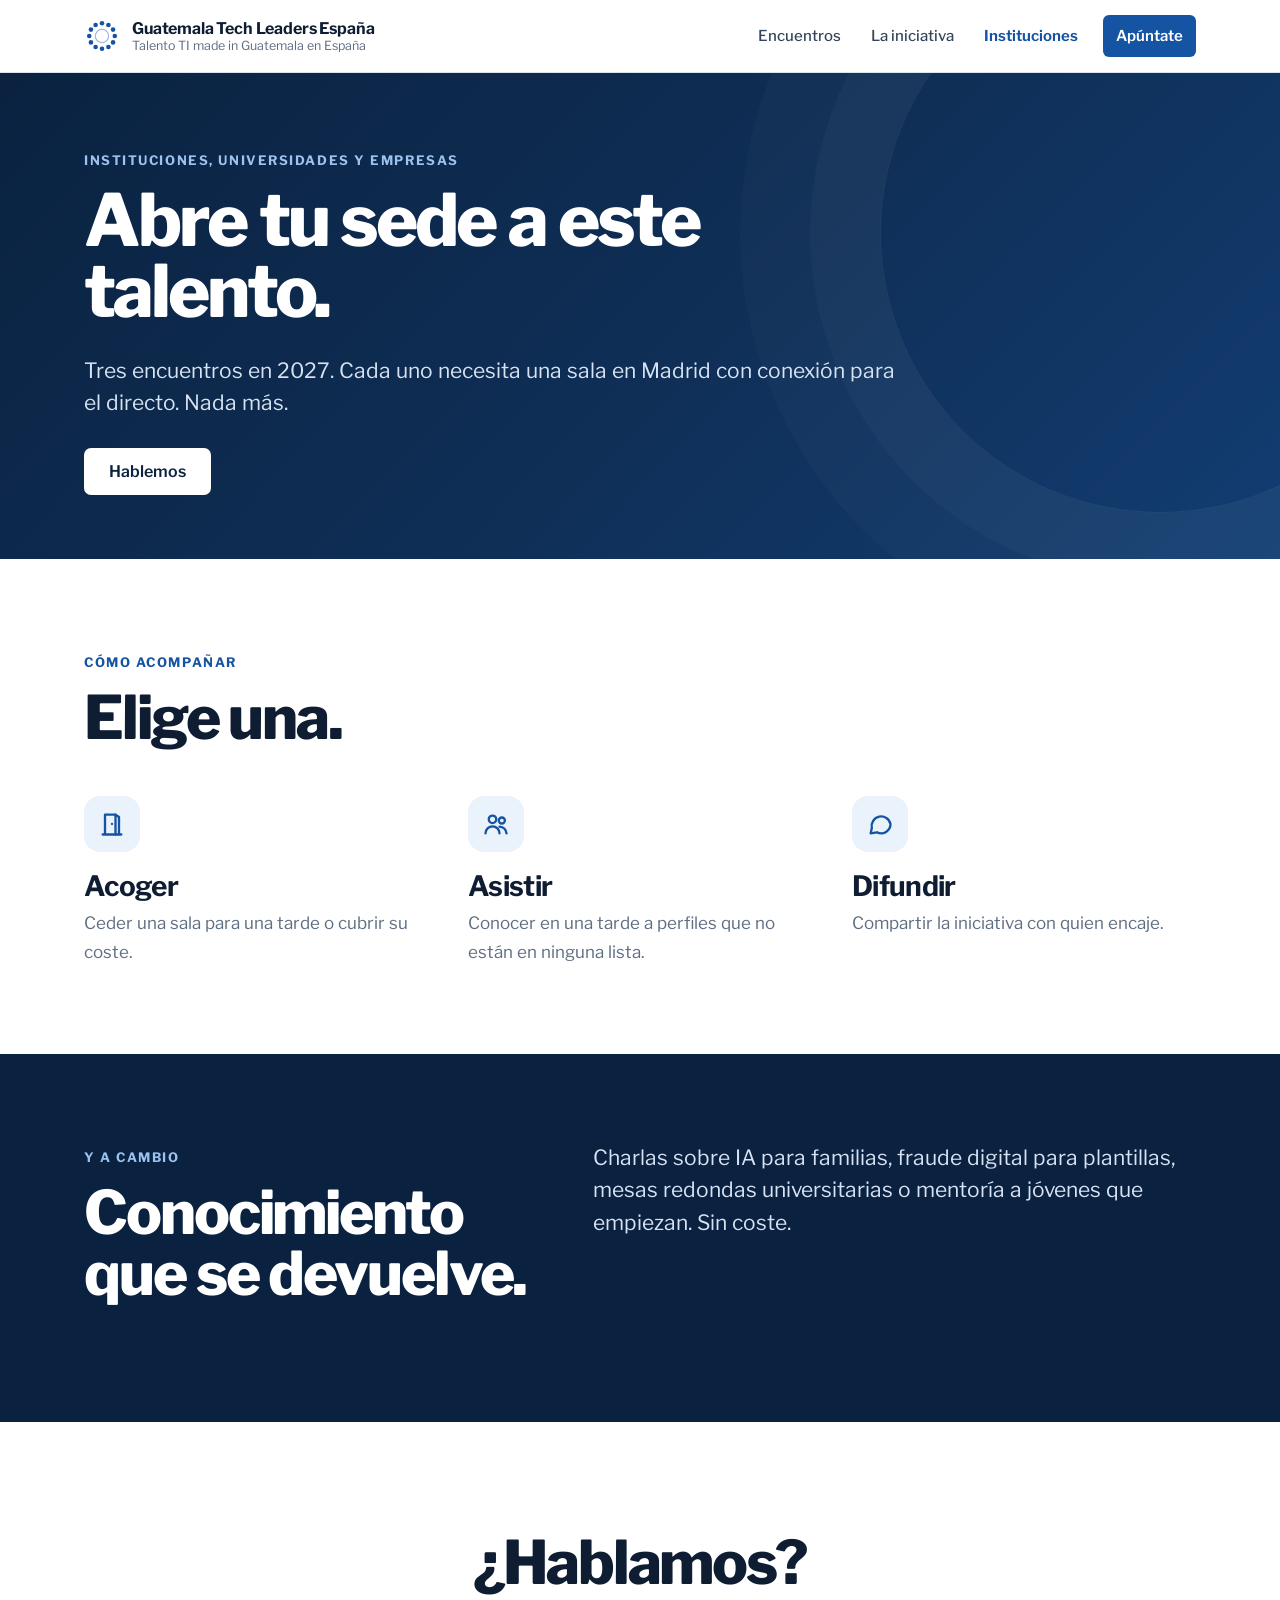
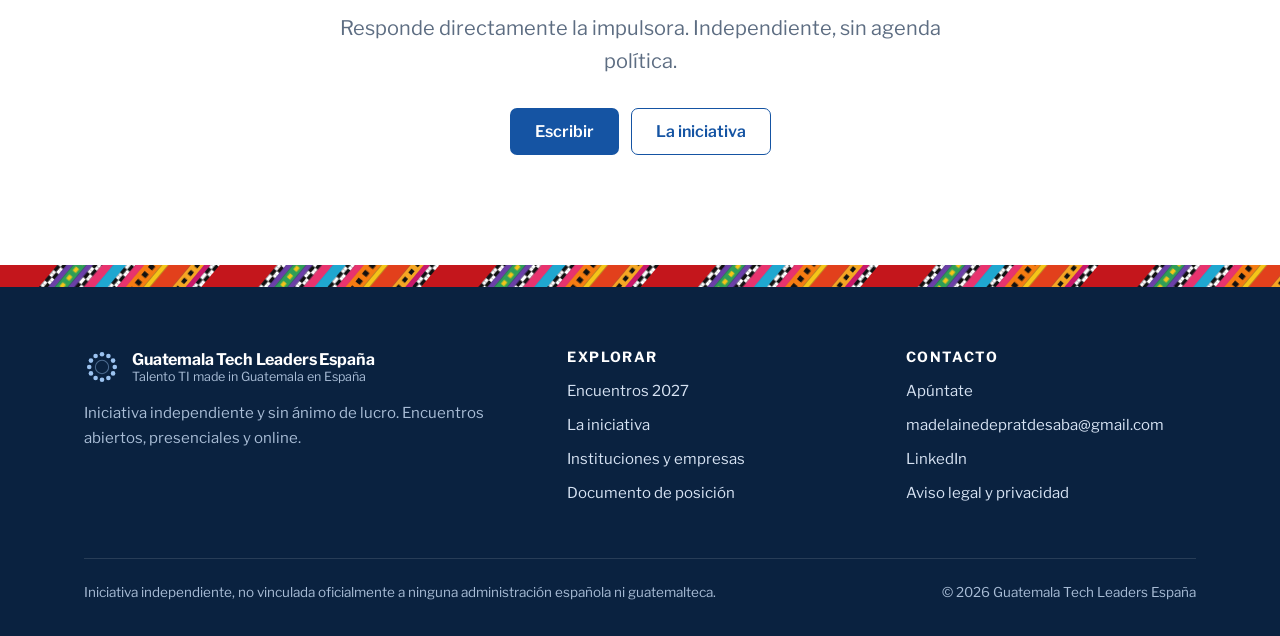
<file: instituciones.html>
<!DOCTYPE html>
<html lang="es">
<head>
<meta charset="utf-8">
<meta name="viewport" content="width=device-width, initial-scale=1">
<title>Instituciones y empresas · Guatemala Tech Leaders España</title>
<meta name="description" content="Cómo puede una institución o empresa acompañar los encuentros de Guatemala Tech Leaders España.">
<link rel="canonical" href="https://502tech34.prat-cas.com/instituciones.html">
<meta name="theme-color" content="#0a2240">
<meta property="og:type" content="website">
<meta property="og:locale" content="es_ES">
<meta property="og:site_name" content="Guatemala Tech Leaders España">
<meta property="og:title" content="Instituciones y empresas · Guatemala Tech Leaders España">
<meta property="og:description" content="Cómo puede una institución o empresa acompañar los encuentros de Guatemala Tech Leaders España.">
<meta property="og:url" content="https://502tech34.prat-cas.com/instituciones.html">
<meta property="og:image" content="https://502tech34.prat-cas.com/assets/img/og.jpg">
<meta property="og:image:width" content="1200">
<meta property="og:image:height" content="630">
<meta property="og:image:alt" content="Talento TI made in Guatemala en España. Encuentros 2027 en Madrid y online.">
<meta name="twitter:card" content="summary_large_image">
<link rel="icon" type="image/svg+xml" href="./assets/img/mark.svg">
<link rel="icon" type="image/png" sizes="32x32" href="./assets/img/icon-32.png">
<link rel="apple-touch-icon" href="./assets/img/icon-180.png">
<link rel="preload" href="./assets/fonts/librefranklin-var.woff2" as="font" type="font/woff2" crossorigin>
<link rel="stylesheet" href="./assets/style.css">
</head>
<body>
<a class="salto" href="#principal">Ir al contenido</a>
<header class="cab">
  <div class="wrap cab-int">
    <a class="marca" href="./index.html" aria-label="Guatemala Tech Leaders España, inicio"><svg class="mark" viewBox="0 0 40 40" aria-hidden="true" focusable="false"><circle cx="20.0" cy="20.0" r="7.4" fill="none" stroke="currentColor" stroke-width="1.15" opacity=".45"/><circle cx="20.00" cy="5.80" r="2.55" fill="currentColor"/><circle cx="27.10" cy="7.70" r="2.55" fill="currentColor"/><circle cx="32.30" cy="12.90" r="2.55" fill="currentColor"/><circle cx="34.20" cy="20.00" r="2.55" fill="currentColor"/><circle cx="32.30" cy="27.10" r="2.55" fill="currentColor"/><circle cx="27.10" cy="32.30" r="2.55" fill="currentColor"/><circle cx="20.00" cy="34.20" r="2.55" fill="currentColor"/><circle cx="12.90" cy="32.30" r="2.55" fill="currentColor"/><circle cx="7.70" cy="27.10" r="2.55" fill="currentColor"/><circle cx="5.80" cy="20.00" r="2.55" fill="currentColor"/><circle cx="7.70" cy="12.90" r="2.55" fill="currentColor"/><circle cx="12.90" cy="7.70" r="2.55" fill="currentColor"/></svg><span class="marca-txt"><b>Guatemala Tech Leaders España</b><span>Talento TI made in Guatemala en España</span></span></a>
    <button class="hamb" aria-expanded="false" aria-controls="menu">Menú</button>
    <nav id="menu" aria-label="Navegación principal"><a href="./index.html#encuentros">Encuentros</a><a href="./la-iniciativa.html">La iniciativa</a><a href="./instituciones.html" aria-current="page">Instituciones</a><a class="n-cta" href="./apuntate.html">Apúntate</a></nav>
  </div>
</header>
<main id="principal">
<section class="heroe">
  <div class="wrap heroe-pag">
    <span class="antetitulo">Instituciones, universidades y empresas</span>
    <h1 class="titular" style="font-size:clamp(40px,6vw,72px)">Abre tu sede a este talento.</h1>
    <p class="entrada">Tres encuentros en 2027. Cada uno necesita una sala en Madrid con conexión para el directo. Nada más.</p>
    <div class="botones"><a class="btn btn-b" href="#" data-mail="Instituciones · Guatemala Tech Leaders España">Hablemos</a></div>
  </div>
</section>

<section class="sec">
  <div class="wrap">
    <div class="intro-sec aparece"><span class="antetitulo">Cómo acompañar</span><h2 class="grande">Elige una.</h2></div>
    <div class="tres">
      <div class="aparece"><div class="ic"><svg viewBox="0 0 24 24" fill="none" stroke="currentColor" stroke-width="2" stroke-linecap="round" stroke-linejoin="round"><path d="M4 21h16M6 21V4h9l3 2v15"/><path d="M12 12h.01"/><path d="M15 4v17"/></svg></div><h3>Acoger</h3><p>Ceder una sala para una tarde o cubrir su coste.</p></div>
      <div class="aparece"><div class="ic"><svg viewBox="0 0 24 24" fill="none" stroke="currentColor" stroke-width="2" stroke-linecap="round" stroke-linejoin="round"><circle cx="9" cy="8" r="3.2"/><circle cx="17" cy="9" r="2.6"/><path d="M3 20c0-3.3 2.7-6 6-6s6 2.7 6 6M15 14.2c3 .2 5.5 2.4 6 5.8"/></svg></div><h3>Asistir</h3><p>Conocer en una tarde a perfiles que no están en ninguna lista.</p></div>
      <div class="aparece"><div class="ic"><svg viewBox="0 0 24 24" fill="none" stroke="currentColor" stroke-width="2" stroke-linecap="round" stroke-linejoin="round"><path d="M21 12a8 8 0 0 1-11.6 7.1L4 20l1-4.6A8 8 0 1 1 21 12z"/></svg></div><h3>Difundir</h3><p>Compartir la iniciativa con quien encaje.</p></div>
    </div>
  </div>
</section>

<section class="sec sec-marino">
  <div class="wrap dos-a">
    <div class="aparece"><span class="antetitulo" style="color:#9cc3f0">Y a cambio</span><h2 class="grande" style="color:#fff">Conocimiento que se devuelve.</h2></div>
    <div class="aparece">
      <p class="entrada">Charlas sobre IA para familias, fraude digital para plantillas, mesas redondas universitarias o mentoría a jóvenes que empiezan. Sin coste.</p>
    </div>
  </div>
</section>

<section class="final">
  <div class="wrap aparece">
    <h2 class="grande">¿Hablamos?</h2>
    <p>Responde directamente la impulsora. Independiente, sin agenda política.</p>
    <div class="botones"><a class="btn btn-p" href="#" data-mail="Instituciones · Guatemala Tech Leaders España">Escribir</a><a class="btn btn-s" href="./la-iniciativa.html">La iniciativa</a></div>
  </div>
</section>

</main>
<footer class="pie-sitio">
  <div class="wrap">
    <div class="pie-rej">
      <div>
        <a class="marca" href="./index.html"><svg class="mark" viewBox="0 0 40 40" aria-hidden="true" focusable="false"><circle cx="20.0" cy="20.0" r="7.4" fill="none" stroke="currentColor" stroke-width="1.15" opacity=".45"/><circle cx="20.00" cy="5.80" r="2.55" fill="currentColor"/><circle cx="27.10" cy="7.70" r="2.55" fill="currentColor"/><circle cx="32.30" cy="12.90" r="2.55" fill="currentColor"/><circle cx="34.20" cy="20.00" r="2.55" fill="currentColor"/><circle cx="32.30" cy="27.10" r="2.55" fill="currentColor"/><circle cx="27.10" cy="32.30" r="2.55" fill="currentColor"/><circle cx="20.00" cy="34.20" r="2.55" fill="currentColor"/><circle cx="12.90" cy="32.30" r="2.55" fill="currentColor"/><circle cx="7.70" cy="27.10" r="2.55" fill="currentColor"/><circle cx="5.80" cy="20.00" r="2.55" fill="currentColor"/><circle cx="7.70" cy="12.90" r="2.55" fill="currentColor"/><circle cx="12.90" cy="7.70" r="2.55" fill="currentColor"/></svg><span class="marca-txt"><b>Guatemala Tech Leaders España</b><span>Talento TI made in Guatemala en España</span></span></a>
        <p>Iniciativa independiente y sin ánimo de lucro. Encuentros abiertos, presenciales y online.</p>
      </div>
      <div>
        <h4>Explorar</h4>
        <ul>
          <li><a href="./index.html#encuentros">Encuentros 2027</a></li>
          <li><a href="./la-iniciativa.html">La iniciativa</a></li>
          <li><a href="./instituciones.html">Instituciones y empresas</a></li>
          <li><a href="./posicion.html">Documento de posición</a></li>
        </ul>
      </div>
      <div>
        <h4>Contacto</h4>
        <ul>
          <li><a href="./apuntate.html">Apúntate</a></li>
          <li><a href="#" data-mail="Guatemala Tech Leaders España"><span data-mail-texto>Correo</span></a></li>
          <li><a href="#" data-linkedin target="_blank" rel="noopener">LinkedIn</a></li>
          <li><a href="./legal.html">Aviso legal y privacidad</a></li>
        </ul>
      </div>
    </div>
    <div class="pie-fin">
      <span>Iniciativa independiente, no vinculada oficialmente a ninguna administración española ni guatemalteca.</span>
      <span>© 2026 Guatemala Tech Leaders España</span>
    </div>
  </div>
</footer>
<script src="./assets/eventos.js" defer></script>
<script src="./assets/site.js" defer></script>
</body>
</html>
</file>
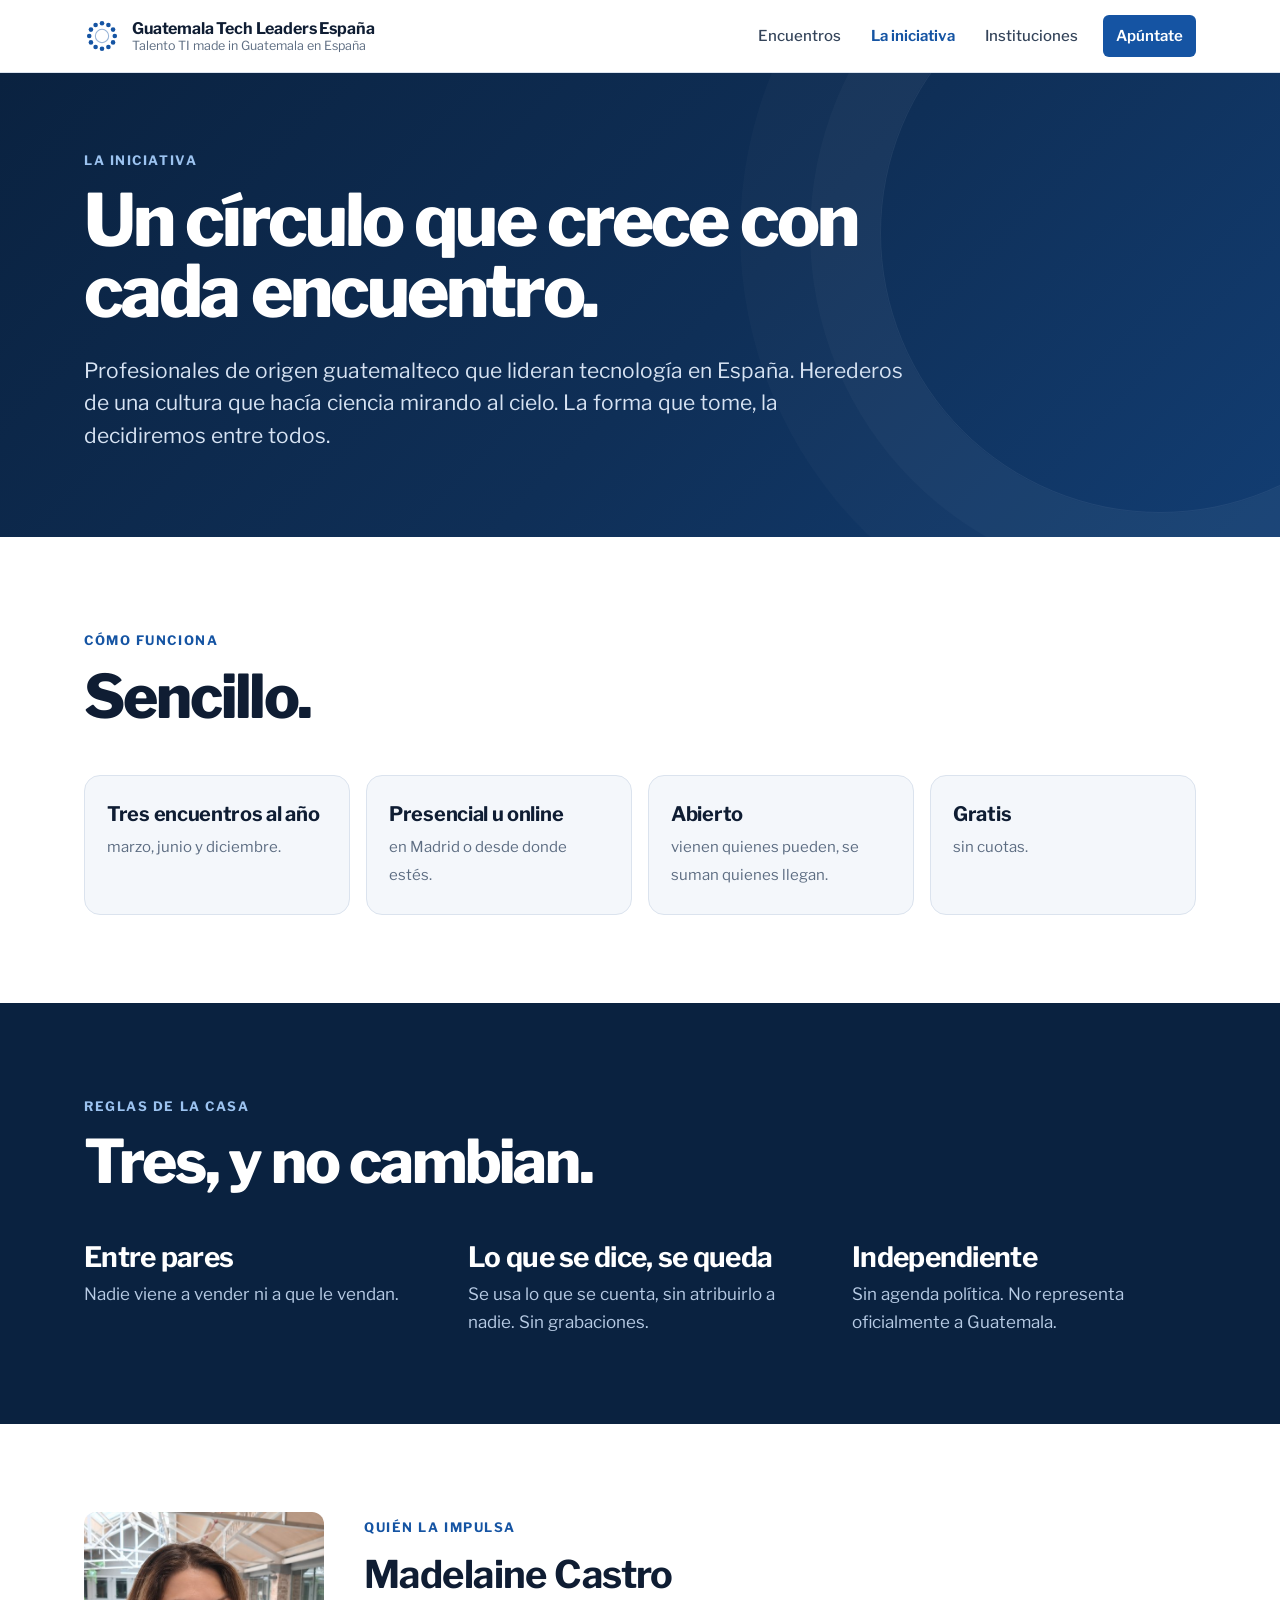
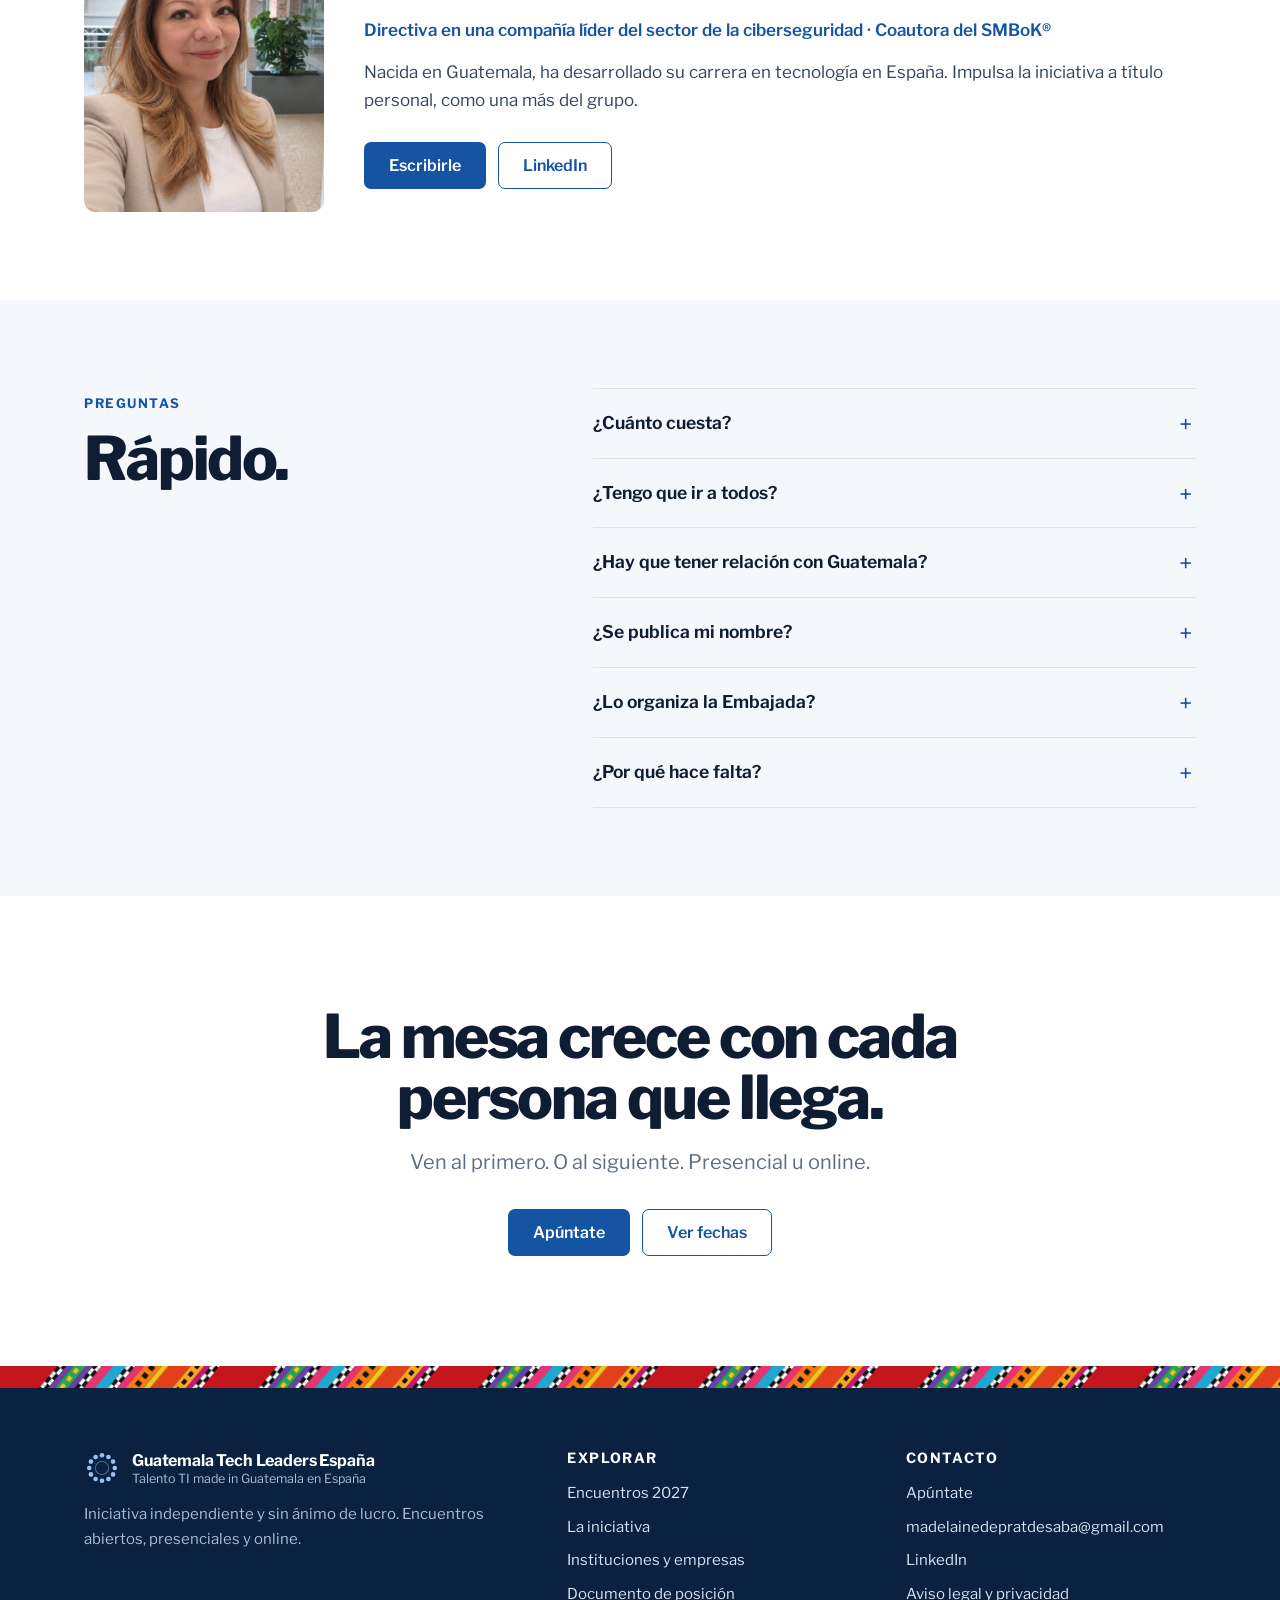
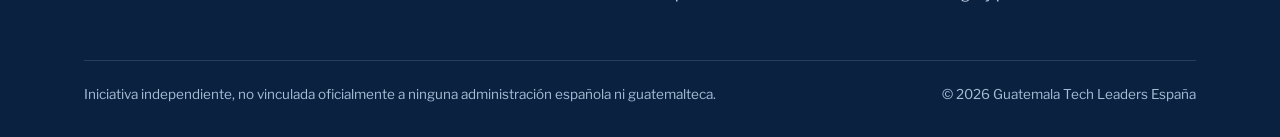
<file: la-iniciativa.html>
<!DOCTYPE html>
<html lang="es">
<head>
<meta charset="utf-8">
<meta name="viewport" content="width=device-width, initial-scale=1">
<title>La iniciativa · Guatemala Tech Leaders España</title>
<meta name="description" content="Qué es Guatemala Tech Leaders España, cómo funciona y quién la impulsa.">
<link rel="canonical" href="https://502tech34.prat-cas.com/la-iniciativa.html">
<meta name="theme-color" content="#0a2240">
<meta property="og:type" content="website">
<meta property="og:locale" content="es_ES">
<meta property="og:site_name" content="Guatemala Tech Leaders España">
<meta property="og:title" content="La iniciativa · Guatemala Tech Leaders España">
<meta property="og:description" content="Qué es Guatemala Tech Leaders España, cómo funciona y quién la impulsa.">
<meta property="og:url" content="https://502tech34.prat-cas.com/la-iniciativa.html">
<meta property="og:image" content="https://502tech34.prat-cas.com/assets/img/og.jpg">
<meta property="og:image:width" content="1200">
<meta property="og:image:height" content="630">
<meta property="og:image:alt" content="Talento TI made in Guatemala en España. Encuentros 2027 en Madrid y online.">
<meta name="twitter:card" content="summary_large_image">
<link rel="icon" type="image/svg+xml" href="./assets/img/mark.svg">
<link rel="icon" type="image/png" sizes="32x32" href="./assets/img/icon-32.png">
<link rel="apple-touch-icon" href="./assets/img/icon-180.png">
<link rel="preload" href="./assets/fonts/librefranklin-var.woff2" as="font" type="font/woff2" crossorigin>
<link rel="stylesheet" href="./assets/style.css">
</head>
<body>
<a class="salto" href="#principal">Ir al contenido</a>
<header class="cab">
  <div class="wrap cab-int">
    <a class="marca" href="./index.html" aria-label="Guatemala Tech Leaders España, inicio"><svg class="mark" viewBox="0 0 40 40" aria-hidden="true" focusable="false"><circle cx="20.0" cy="20.0" r="7.4" fill="none" stroke="currentColor" stroke-width="1.15" opacity=".45"/><circle cx="20.00" cy="5.80" r="2.55" fill="currentColor"/><circle cx="27.10" cy="7.70" r="2.55" fill="currentColor"/><circle cx="32.30" cy="12.90" r="2.55" fill="currentColor"/><circle cx="34.20" cy="20.00" r="2.55" fill="currentColor"/><circle cx="32.30" cy="27.10" r="2.55" fill="currentColor"/><circle cx="27.10" cy="32.30" r="2.55" fill="currentColor"/><circle cx="20.00" cy="34.20" r="2.55" fill="currentColor"/><circle cx="12.90" cy="32.30" r="2.55" fill="currentColor"/><circle cx="7.70" cy="27.10" r="2.55" fill="currentColor"/><circle cx="5.80" cy="20.00" r="2.55" fill="currentColor"/><circle cx="7.70" cy="12.90" r="2.55" fill="currentColor"/><circle cx="12.90" cy="7.70" r="2.55" fill="currentColor"/></svg><span class="marca-txt"><b>Guatemala Tech Leaders España</b><span>Talento TI made in Guatemala en España</span></span></a>
    <button class="hamb" aria-expanded="false" aria-controls="menu">Menú</button>
    <nav id="menu" aria-label="Navegación principal"><a href="./index.html#encuentros">Encuentros</a><a href="./la-iniciativa.html" aria-current="page">La iniciativa</a><a href="./instituciones.html">Instituciones</a><a class="n-cta" href="./apuntate.html">Apúntate</a></nav>
  </div>
</header>
<main id="principal">
<section class="heroe">
  <div class="wrap heroe-pag">
    <span class="antetitulo">La iniciativa</span>
    <h1 class="titular" style="font-size:clamp(40px,6vw,72px)">Un círculo que crece con cada encuentro.</h1>
    <p class="entrada">Profesionales de origen guatemalteco que lideran tecnología en España. Herederos de una cultura que hacía ciencia mirando al cielo. La forma que tome, la decidiremos entre todos.</p>
  </div>
</section>

<section class="sec">
  <div class="wrap">
    <div class="intro-sec aparece"><span class="antetitulo">Cómo funciona</span><h2 class="grande">Sencillo.</h2></div>
    <div class="paraTi aparece">
      <div><b>Tres encuentros al año</b><span>marzo, junio y diciembre.</span></div>
      <div><b>Presencial u online</b><span>en Madrid o desde donde estés.</span></div>
      <div><b>Abierto</b><span>vienen quienes pueden, se suman quienes llegan.</span></div>
      <div><b>Gratis</b><span>sin cuotas.</span></div>
    </div>
  </div>
</section>

<section class="sec sec-marino">
  <div class="wrap">
    <div class="intro-sec aparece"><span class="antetitulo" style="color:#9cc3f0">Reglas de la casa</span><h2 class="grande" style="color:#fff">Tres, y no cambian.</h2></div>
    <div class="tres">
      <div class="aparece"><h3>Entre pares</h3><p>Nadie viene a vender ni a que le vendan.</p></div>
      <div class="aparece"><h3>Lo que se dice, se queda</h3><p>Se usa lo que se cuenta, sin atribuirlo a nadie. Sin grabaciones.</p></div>
      <div class="aparece"><h3>Independiente</h3><p>Sin agenda política. No representa oficialmente a Guatemala.</p></div>
    </div>
  </div>
</section>

<section class="sec" id="impulsora">
  <div class="wrap persona aparece">
    <img src="./assets/img/madelaine.jpg" width="760" height="694" alt="Retrato de Madelaine Castro." loading="lazy">
    <div>
      <span class="antetitulo">Quién la impulsa</span>
      <h2>Madelaine Castro</h2>
      <p class="cargo">Directiva en una compañía líder del sector de la ciberseguridad · Coautora del SMBoK®</p>
      <p>Nacida en Guatemala, ha desarrollado su carrera en tecnología en España. Impulsa la iniciativa a título personal, como una más del grupo.</p>
      <div class="botones">
        <a class="btn btn-p" href="#" data-mail="Guatemala Tech Leaders España">Escribirle</a>
        <a class="btn btn-s" href="#" data-linkedin target="_blank" rel="noopener">LinkedIn</a>
      </div>
    </div>
  </div>
</section>

<section class="sec sec-gris">
  <div class="wrap dos-a">
    <div><span class="antetitulo">Preguntas</span><h2 class="grande">Rápido.</h2></div>
    <div class="faq">
      <details><summary>¿Cuánto cuesta?</summary><p>Nada. Ni ahora ni después.</p></details>
      <details><summary>¿Tengo que ir a todos?</summary><p>No. Vienes a los que puedas, presencial u online.</p></details>
      <details><summary>¿Hay que tener relación con Guatemala?</summary><p>No. Basta con el origen, por nacimiento o por familia.</p></details>
      <details><summary>¿Se publica mi nombre?</summary><p>Solo con tu permiso por escrito.</p></details>
      <details><summary>¿Lo organiza la Embajada?</summary><p>No. Es independiente y agradece el acompañamiento de las instituciones.</p></details>
      <details><summary>¿Por qué hace falta?</summary><p>Porque las redes de la diáspora existentes no llegan a quienes dirigen tecnología en España. Lo explicamos en el <a href="./posicion.html">documento de posición</a>.</p></details>
    </div>
  </div>
</section>

<section class="final">
  <div class="wrap aparece">
    <h2 class="grande">La mesa crece con cada persona que llega.</h2>
    <p>Ven al primero. O al siguiente. Presencial u online.</p>
    <div class="botones"><a class="btn btn-p" href="./apuntate.html">Apúntate</a><a class="btn btn-s" href="./index.html#encuentros">Ver fechas</a></div>
  </div>
</section>

</main>
<footer class="pie-sitio">
  <div class="wrap">
    <div class="pie-rej">
      <div>
        <a class="marca" href="./index.html"><svg class="mark" viewBox="0 0 40 40" aria-hidden="true" focusable="false"><circle cx="20.0" cy="20.0" r="7.4" fill="none" stroke="currentColor" stroke-width="1.15" opacity=".45"/><circle cx="20.00" cy="5.80" r="2.55" fill="currentColor"/><circle cx="27.10" cy="7.70" r="2.55" fill="currentColor"/><circle cx="32.30" cy="12.90" r="2.55" fill="currentColor"/><circle cx="34.20" cy="20.00" r="2.55" fill="currentColor"/><circle cx="32.30" cy="27.10" r="2.55" fill="currentColor"/><circle cx="27.10" cy="32.30" r="2.55" fill="currentColor"/><circle cx="20.00" cy="34.20" r="2.55" fill="currentColor"/><circle cx="12.90" cy="32.30" r="2.55" fill="currentColor"/><circle cx="7.70" cy="27.10" r="2.55" fill="currentColor"/><circle cx="5.80" cy="20.00" r="2.55" fill="currentColor"/><circle cx="7.70" cy="12.90" r="2.55" fill="currentColor"/><circle cx="12.90" cy="7.70" r="2.55" fill="currentColor"/></svg><span class="marca-txt"><b>Guatemala Tech Leaders España</b><span>Talento TI made in Guatemala en España</span></span></a>
        <p>Iniciativa independiente y sin ánimo de lucro. Encuentros abiertos, presenciales y online.</p>
      </div>
      <div>
        <h4>Explorar</h4>
        <ul>
          <li><a href="./index.html#encuentros">Encuentros 2027</a></li>
          <li><a href="./la-iniciativa.html">La iniciativa</a></li>
          <li><a href="./instituciones.html">Instituciones y empresas</a></li>
          <li><a href="./posicion.html">Documento de posición</a></li>
        </ul>
      </div>
      <div>
        <h4>Contacto</h4>
        <ul>
          <li><a href="./apuntate.html">Apúntate</a></li>
          <li><a href="#" data-mail="Guatemala Tech Leaders España"><span data-mail-texto>Correo</span></a></li>
          <li><a href="#" data-linkedin target="_blank" rel="noopener">LinkedIn</a></li>
          <li><a href="./legal.html">Aviso legal y privacidad</a></li>
        </ul>
      </div>
    </div>
    <div class="pie-fin">
      <span>Iniciativa independiente, no vinculada oficialmente a ninguna administración española ni guatemalteca.</span>
      <span>© 2026 Guatemala Tech Leaders España</span>
    </div>
  </div>
</footer>
<script src="./assets/eventos.js" defer></script>
<script src="./assets/site.js" defer></script>
</body>
</html>
</file>
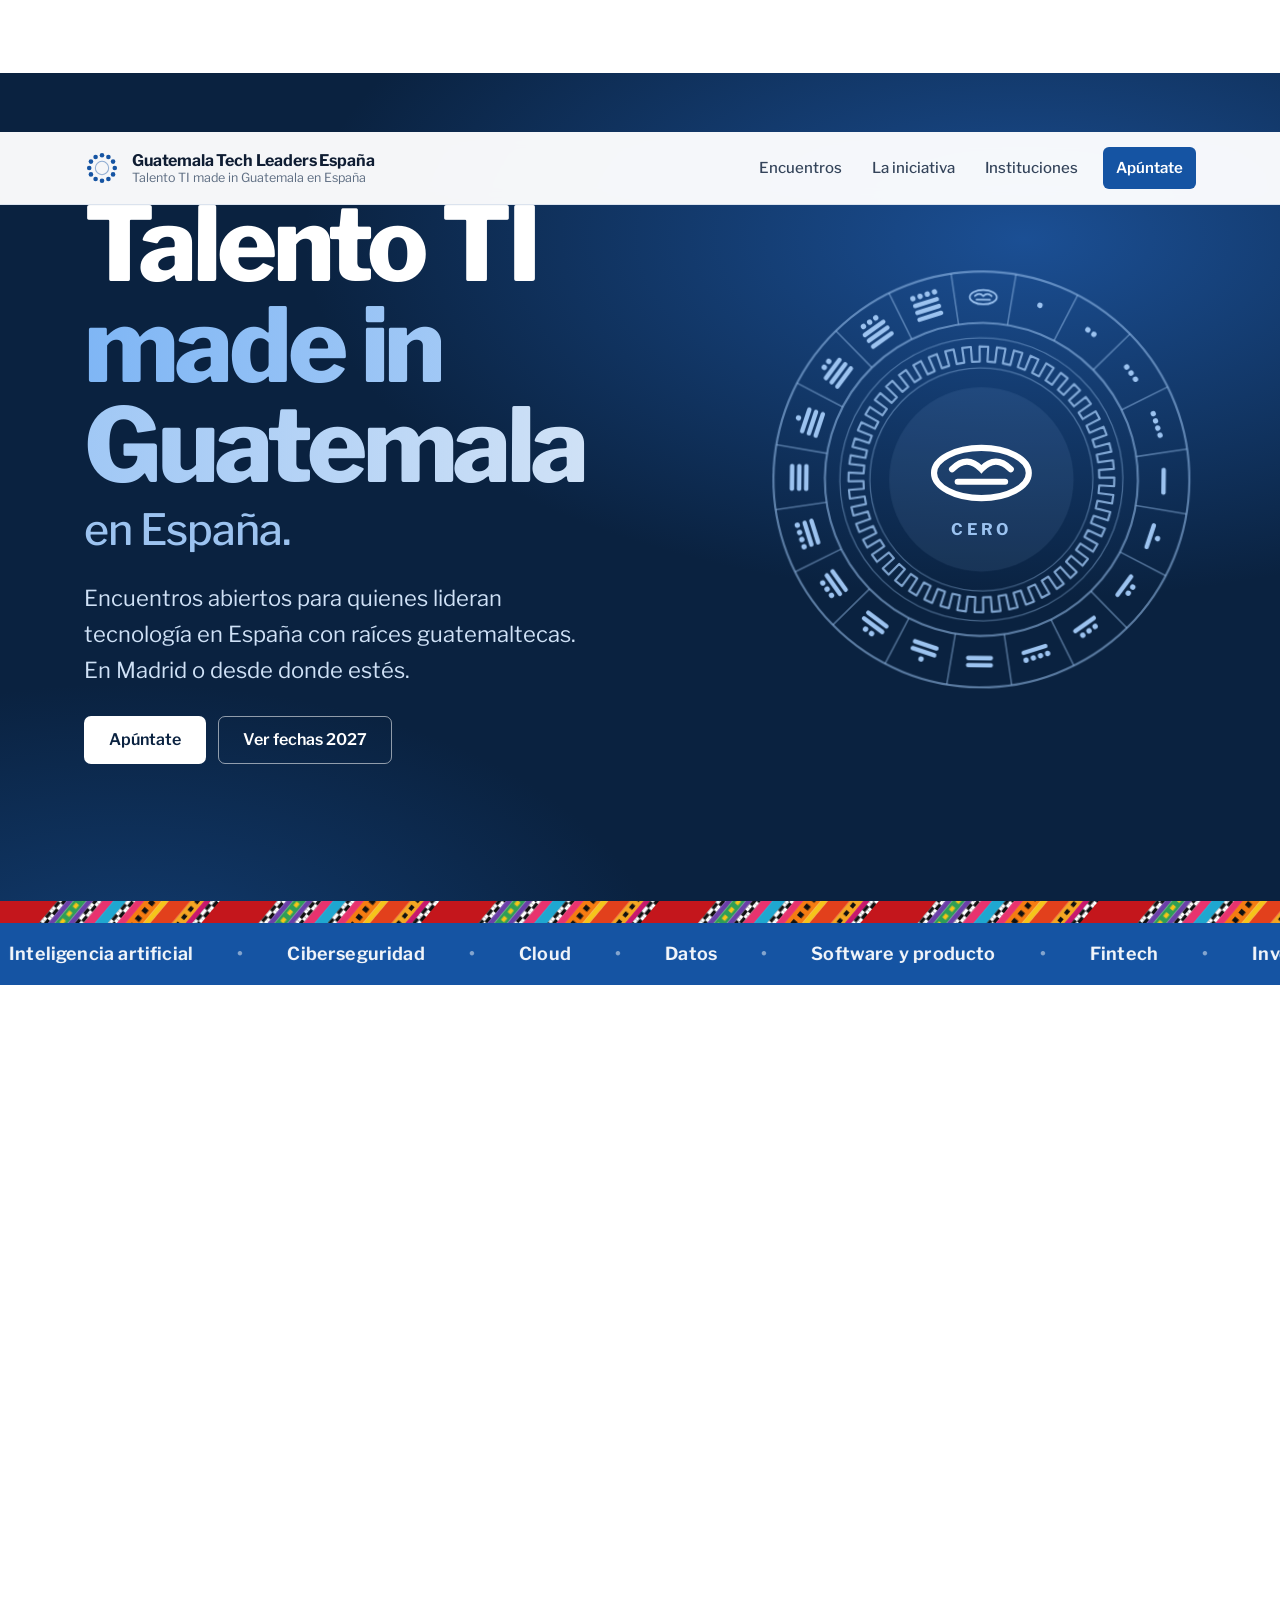
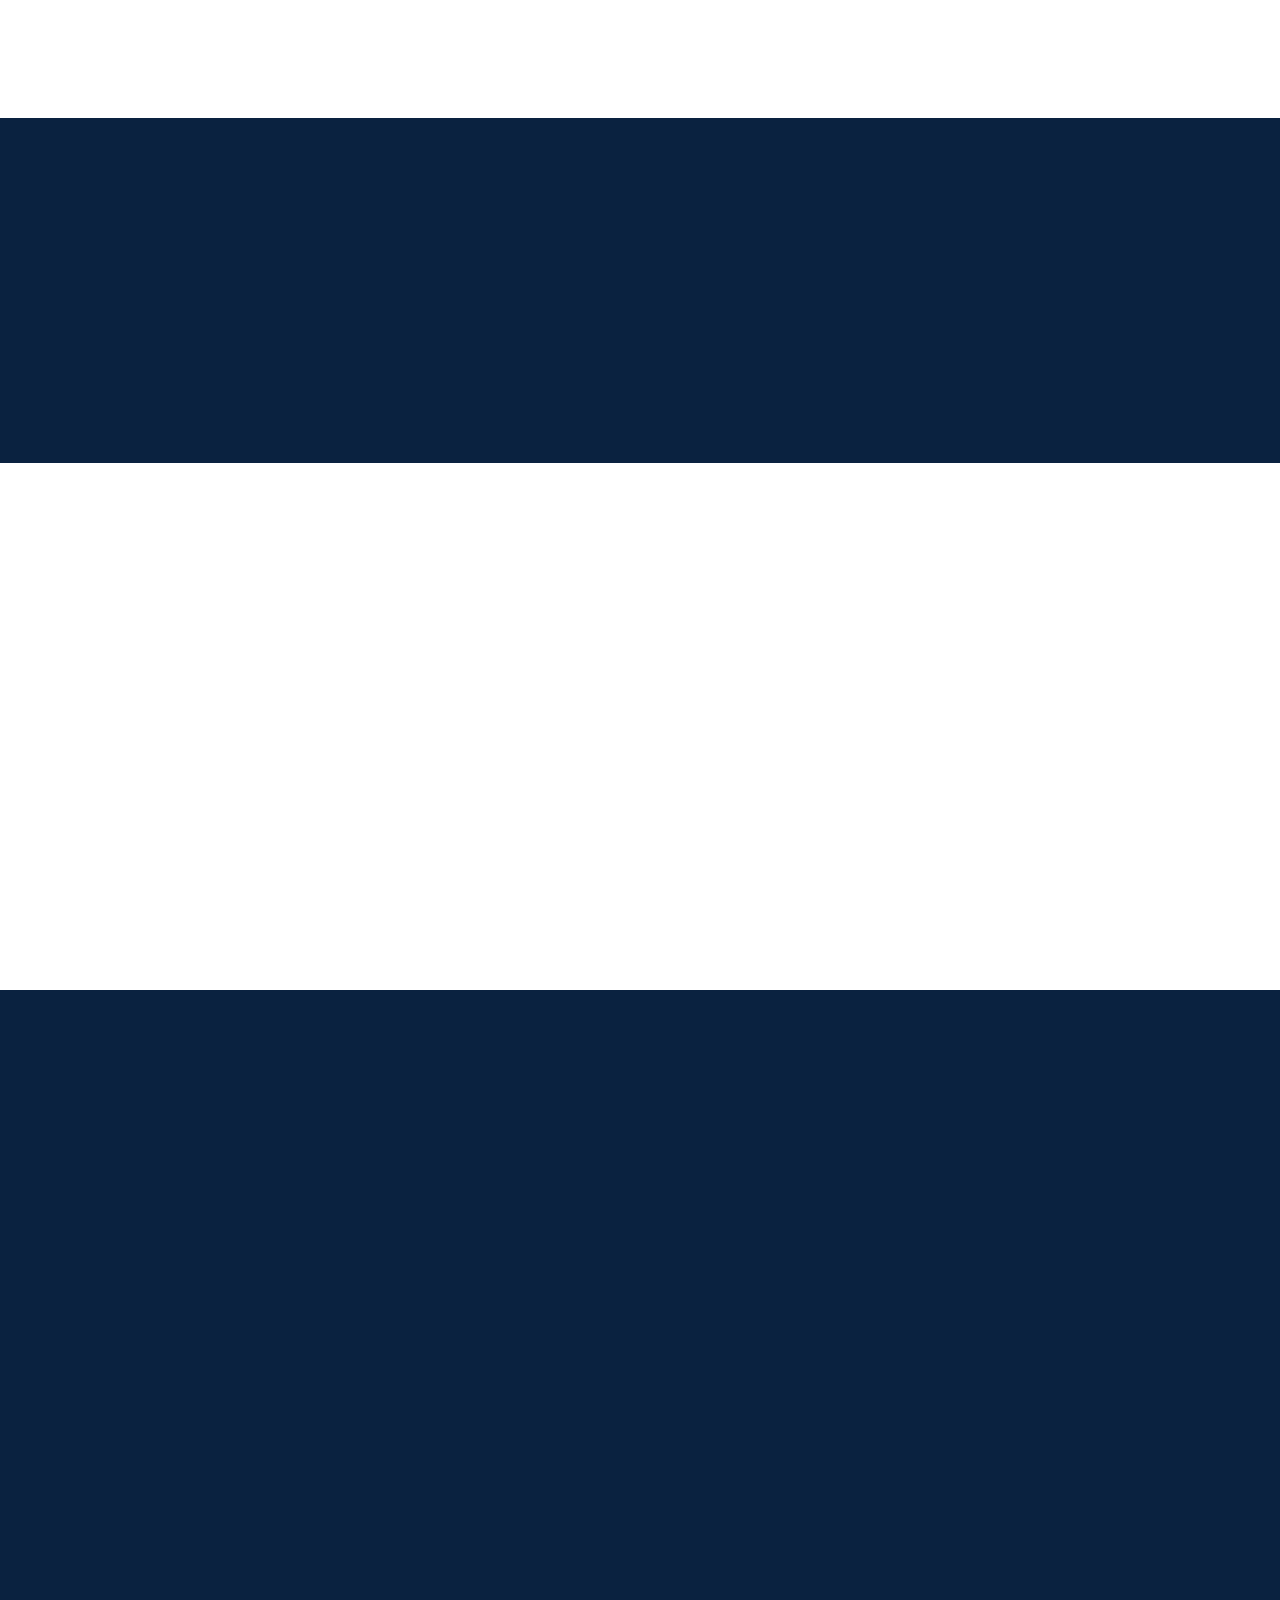
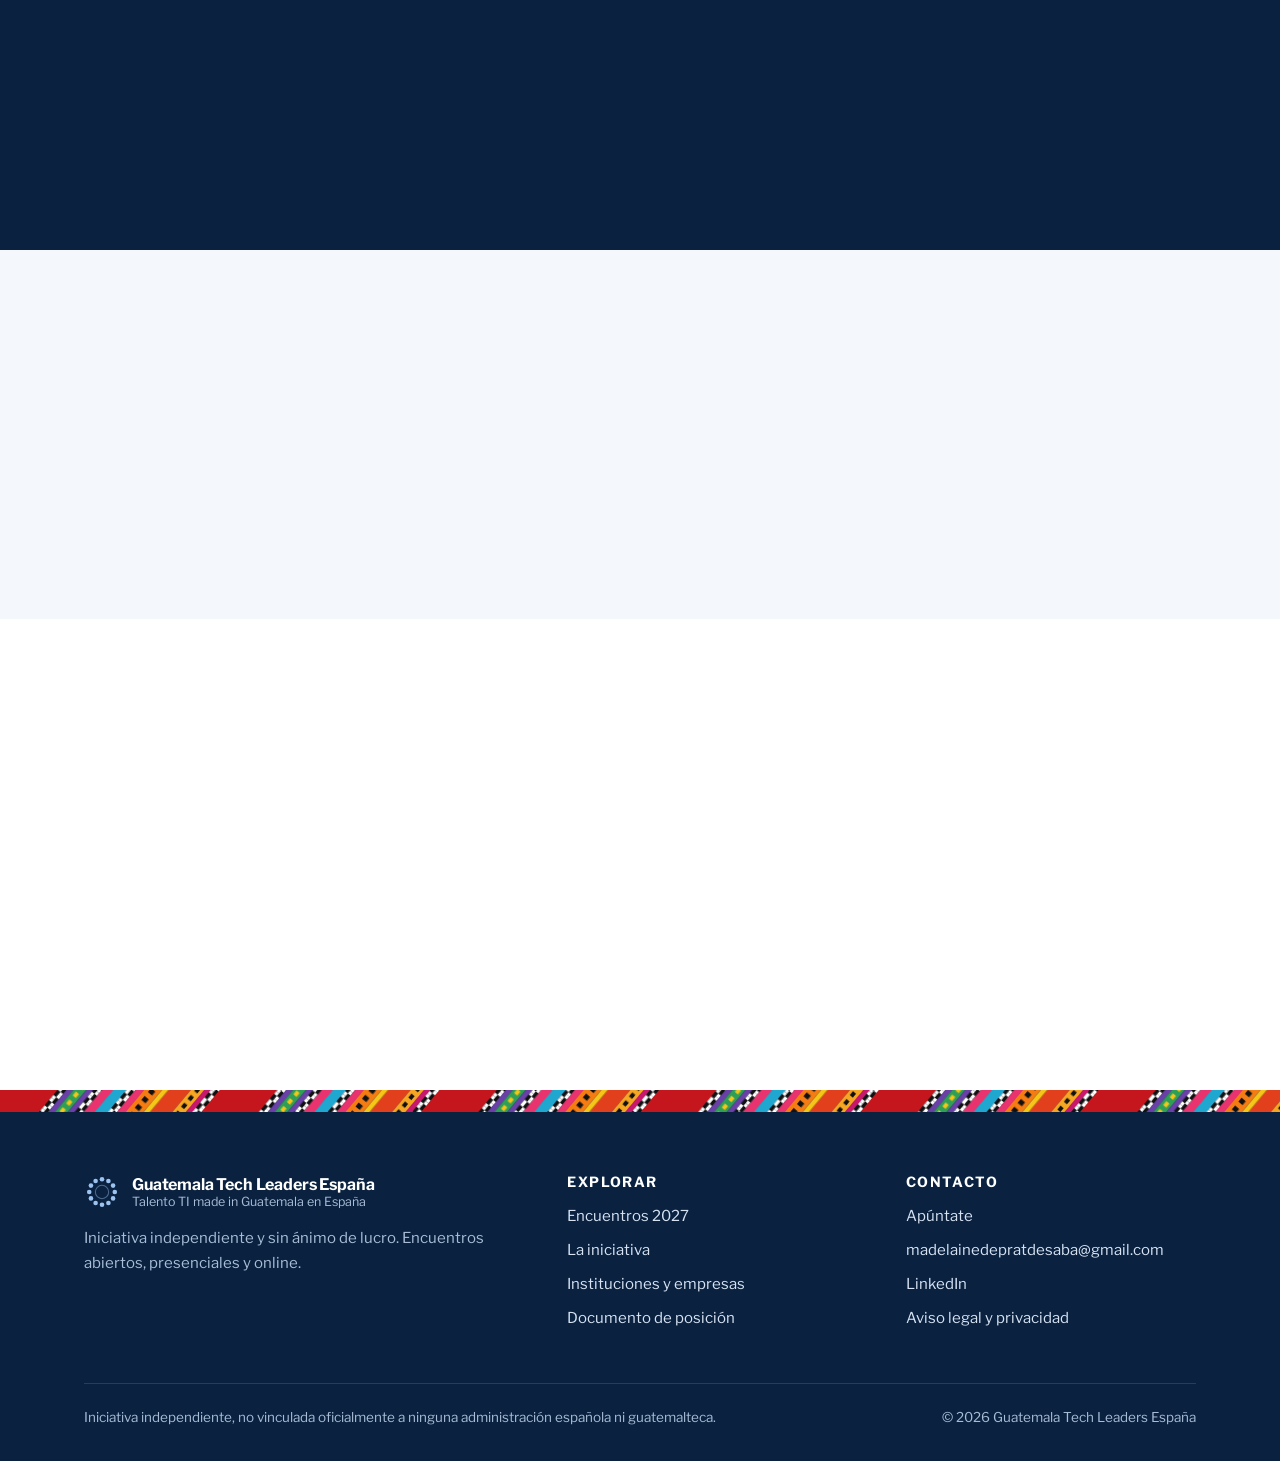
<file: la-mesa.html>
<!DOCTYPE html>
<html lang="es"><head><meta charset="utf-8"><title>Guatemala Tech Leaders España</title>
<meta name="robots" content="noindex"><link rel="canonical" href="https://502tech34.prat-cas.com/index.html#encuentros">
<meta http-equiv="refresh" content="0; url=./index.html#encuentros"></head>
<body><p><a href="./index.html#encuentros">Continuar</a></p></body></html>
</file>
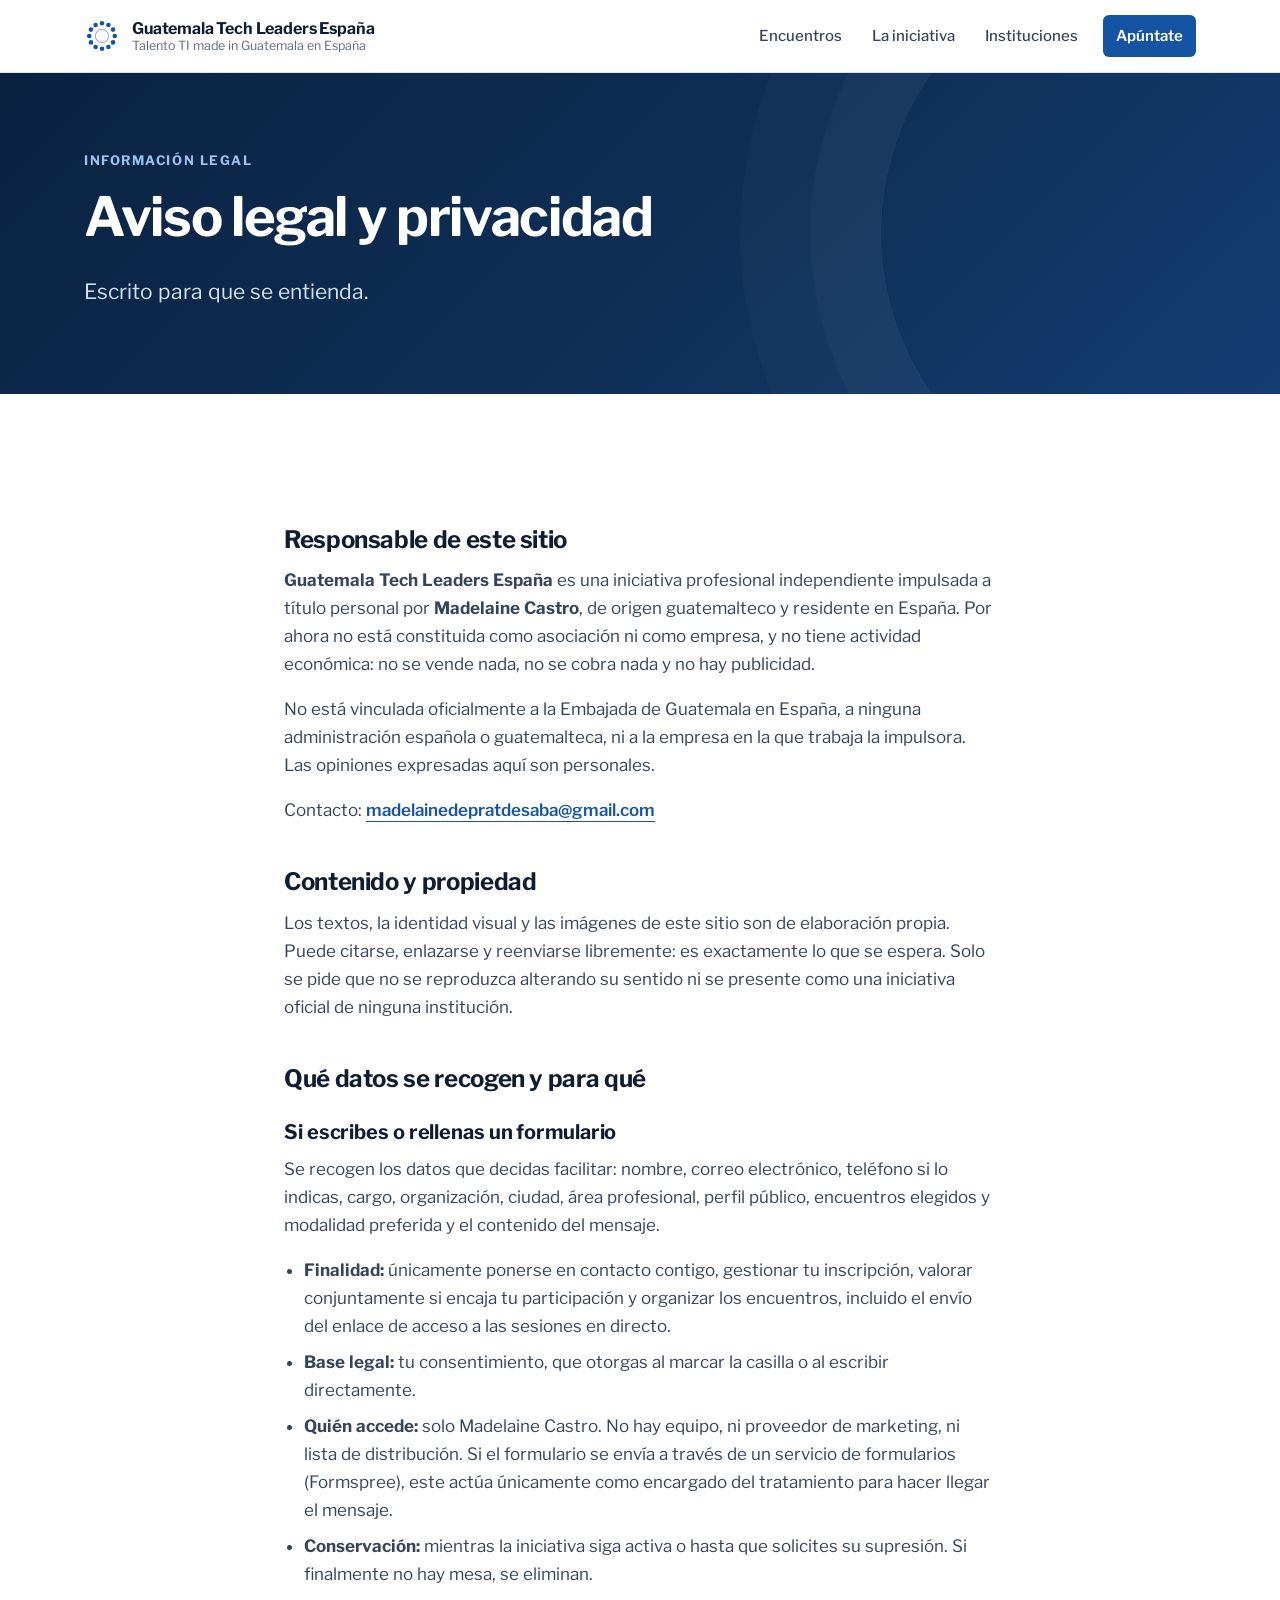
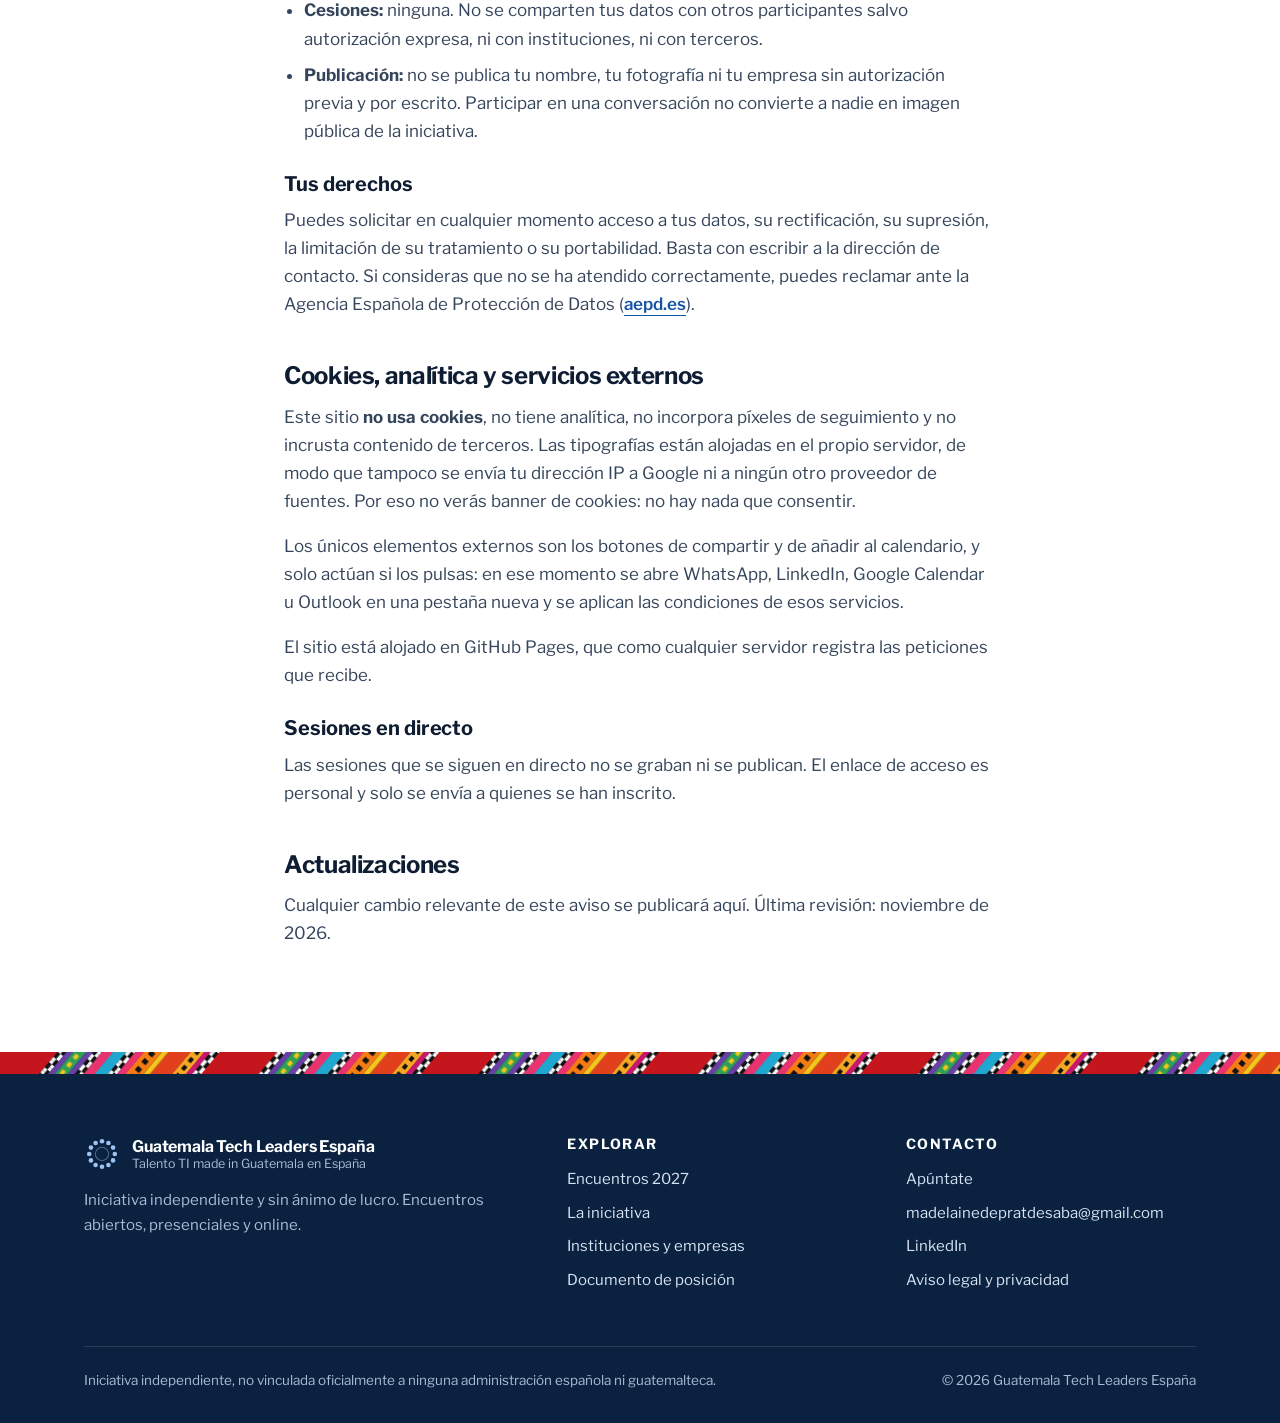
<file: legal.html>
<!DOCTYPE html>
<html lang="es">
<head>
<meta charset="utf-8">
<meta name="viewport" content="width=device-width, initial-scale=1">
<title>Aviso legal y privacidad · Guatemala Tech Leaders España</title>
<meta name="description" content="Aviso legal y política de privacidad.">
<meta name="robots" content="noindex">
<link rel="canonical" href="https://502tech34.prat-cas.com/legal.html">
<meta name="theme-color" content="#0a2240">
<meta property="og:type" content="website">
<meta property="og:locale" content="es_ES">
<meta property="og:site_name" content="Guatemala Tech Leaders España">
<meta property="og:title" content="Aviso legal y privacidad · Guatemala Tech Leaders España">
<meta property="og:description" content="Aviso legal y política de privacidad.">
<meta property="og:url" content="https://502tech34.prat-cas.com/legal.html">
<meta property="og:image" content="https://502tech34.prat-cas.com/assets/img/og.jpg">
<meta property="og:image:width" content="1200">
<meta property="og:image:height" content="630">
<meta property="og:image:alt" content="Talento TI made in Guatemala en España. Encuentros 2027 en Madrid y online.">
<meta name="twitter:card" content="summary_large_image">
<link rel="icon" type="image/svg+xml" href="./assets/img/mark.svg">
<link rel="icon" type="image/png" sizes="32x32" href="./assets/img/icon-32.png">
<link rel="apple-touch-icon" href="./assets/img/icon-180.png">
<link rel="preload" href="./assets/fonts/librefranklin-var.woff2" as="font" type="font/woff2" crossorigin>
<link rel="stylesheet" href="./assets/style.css">
</head>
<body>
<a class="salto" href="#principal">Ir al contenido</a>
<header class="cab">
  <div class="wrap cab-int">
    <a class="marca" href="./index.html" aria-label="Guatemala Tech Leaders España, inicio"><svg class="mark" viewBox="0 0 40 40" aria-hidden="true" focusable="false"><circle cx="20.0" cy="20.0" r="7.4" fill="none" stroke="currentColor" stroke-width="1.15" opacity=".45"/><circle cx="20.00" cy="5.80" r="2.55" fill="currentColor"/><circle cx="27.10" cy="7.70" r="2.55" fill="currentColor"/><circle cx="32.30" cy="12.90" r="2.55" fill="currentColor"/><circle cx="34.20" cy="20.00" r="2.55" fill="currentColor"/><circle cx="32.30" cy="27.10" r="2.55" fill="currentColor"/><circle cx="27.10" cy="32.30" r="2.55" fill="currentColor"/><circle cx="20.00" cy="34.20" r="2.55" fill="currentColor"/><circle cx="12.90" cy="32.30" r="2.55" fill="currentColor"/><circle cx="7.70" cy="27.10" r="2.55" fill="currentColor"/><circle cx="5.80" cy="20.00" r="2.55" fill="currentColor"/><circle cx="7.70" cy="12.90" r="2.55" fill="currentColor"/><circle cx="12.90" cy="7.70" r="2.55" fill="currentColor"/></svg><span class="marca-txt"><b>Guatemala Tech Leaders España</b><span>Talento TI made in Guatemala en España</span></span></a>
    <button class="hamb" aria-expanded="false" aria-controls="menu">Menú</button>
    <nav id="menu" aria-label="Navegación principal"><a href="./index.html#encuentros">Encuentros</a><a href="./la-iniciativa.html">La iniciativa</a><a href="./instituciones.html">Instituciones</a><a class="n-cta" href="./apuntate.html">Apúntate</a></nav>
  </div>
</header>
<main id="principal">
<section class="heroe">
  <div class="wrap heroe-pag">
    <span class="antetitulo">Información legal</span>
    <h1>Aviso legal y privacidad</h1>
    <p class="entrada">Escrito para que se entienda.</p>
  </div>
</section>
<section class="sec">
  <div class="wrap doc legal">
  <h2 id="aviso">Responsable de este sitio</h2>
  <p><strong>Guatemala Tech Leaders España</strong> es una iniciativa profesional independiente impulsada a título personal por <strong>Madelaine Castro</strong>, de origen guatemalteco y residente en España. Por ahora no está constituida como asociación ni como empresa, y no tiene actividad económica: no se vende nada, no se cobra nada y no hay publicidad.</p>
  <p>No está vinculada oficialmente a la Embajada de Guatemala en España, a ninguna administración española o guatemalteca, ni a la empresa en la que trabaja la impulsora. Las opiniones expresadas aquí son personales.</p>
  <p>Contacto: <a class="enlace" href="#" data-mail="Consulta legal o de privacidad"><span data-mail-texto></span></a></p>

  <h2>Contenido y propiedad</h2>
  <p>Los textos, la identidad visual y las imágenes de este sitio son de elaboración propia. Puede citarse, enlazarse y reenviarse libremente: es exactamente lo que se espera. Solo se pide que no se reproduzca alterando su sentido ni se presente como una iniciativa oficial de ninguna institución.</p>

  <h2 id="privacidad">Qué datos se recogen y para qué</h2>

  <h3>Si escribes o rellenas un formulario</h3>
  <p>Se recogen los datos que decidas facilitar: nombre, correo electrónico, teléfono si lo indicas, cargo, organización, ciudad, área profesional, perfil público, encuentros elegidos y modalidad preferida y el contenido del mensaje.</p>
  <ul>
    <li><strong>Finalidad:</strong> únicamente ponerse en contacto contigo, gestionar tu inscripción, valorar conjuntamente si encaja tu participación y organizar los encuentros, incluido el envío del enlace de acceso a las sesiones en directo.</li>
    <li><strong>Base legal:</strong> tu consentimiento, que otorgas al marcar la casilla o al escribir directamente.</li>
    <li><strong>Quién accede:</strong> solo Madelaine Castro. No hay equipo, ni proveedor de marketing, ni lista de distribución. Si el formulario se envía a través de un servicio de formularios (Formspree), este actúa únicamente como encargado del tratamiento para hacer llegar el mensaje.</li>
    <li><strong>Conservación:</strong> mientras la iniciativa siga activa o hasta que solicites su supresión. Si finalmente no hay mesa, se eliminan.</li>
    <li><strong>Cesiones:</strong> ninguna. No se comparten tus datos con otros participantes salvo autorización expresa, ni con instituciones, ni con terceros.</li>
    <li><strong>Publicación:</strong> no se publica tu nombre, tu fotografía ni tu empresa sin autorización previa y por escrito. Participar en una conversación no convierte a nadie en imagen pública de la iniciativa.</li>
  </ul>

  <h3>Tus derechos</h3>
  <p>Puedes solicitar en cualquier momento acceso a tus datos, su rectificación, su supresión, la limitación de su tratamiento o su portabilidad. Basta con escribir a la dirección de contacto. Si consideras que no se ha atendido correctamente, puedes reclamar ante la Agencia Española de Protección de Datos (<a class="enlace" href="https://www.aepd.es" target="_blank" rel="noopener">aepd.es</a>).</p>

  <h2>Cookies, analítica y servicios externos</h2>
  <p>Este sitio <strong>no usa cookies</strong>, no tiene analítica, no incorpora píxeles de seguimiento y no incrusta contenido de terceros. Las tipografías están alojadas en el propio servidor, de modo que tampoco se envía tu dirección IP a Google ni a ningún otro proveedor de fuentes. Por eso no verás banner de cookies: no hay nada que consentir.</p>
  <p>Los únicos elementos externos son los botones de compartir y de añadir al calendario, y solo actúan si los pulsas: en ese momento se abre WhatsApp, LinkedIn, Google Calendar u Outlook en una pestaña nueva y se aplican las condiciones de esos servicios.</p>
  <p>El sitio está alojado en GitHub Pages, que como cualquier servidor registra las peticiones que recibe.</p>
  <h3>Sesiones en directo</h3>
  <p>Las sesiones que se siguen en directo no se graban ni se publican. El enlace de acceso es personal y solo se envía a quienes se han inscrito.</p>

  <h2>Actualizaciones</h2>
  <p>Cualquier cambio relevante de este aviso se publicará aquí. Última revisión: noviembre de 2026.</p>
  </div>
</section>

</main>
<footer class="pie-sitio">
  <div class="wrap">
    <div class="pie-rej">
      <div>
        <a class="marca" href="./index.html"><svg class="mark" viewBox="0 0 40 40" aria-hidden="true" focusable="false"><circle cx="20.0" cy="20.0" r="7.4" fill="none" stroke="currentColor" stroke-width="1.15" opacity=".45"/><circle cx="20.00" cy="5.80" r="2.55" fill="currentColor"/><circle cx="27.10" cy="7.70" r="2.55" fill="currentColor"/><circle cx="32.30" cy="12.90" r="2.55" fill="currentColor"/><circle cx="34.20" cy="20.00" r="2.55" fill="currentColor"/><circle cx="32.30" cy="27.10" r="2.55" fill="currentColor"/><circle cx="27.10" cy="32.30" r="2.55" fill="currentColor"/><circle cx="20.00" cy="34.20" r="2.55" fill="currentColor"/><circle cx="12.90" cy="32.30" r="2.55" fill="currentColor"/><circle cx="7.70" cy="27.10" r="2.55" fill="currentColor"/><circle cx="5.80" cy="20.00" r="2.55" fill="currentColor"/><circle cx="7.70" cy="12.90" r="2.55" fill="currentColor"/><circle cx="12.90" cy="7.70" r="2.55" fill="currentColor"/></svg><span class="marca-txt"><b>Guatemala Tech Leaders España</b><span>Talento TI made in Guatemala en España</span></span></a>
        <p>Iniciativa independiente y sin ánimo de lucro. Encuentros abiertos, presenciales y online.</p>
      </div>
      <div>
        <h4>Explorar</h4>
        <ul>
          <li><a href="./index.html#encuentros">Encuentros 2027</a></li>
          <li><a href="./la-iniciativa.html">La iniciativa</a></li>
          <li><a href="./instituciones.html">Instituciones y empresas</a></li>
          <li><a href="./posicion.html">Documento de posición</a></li>
        </ul>
      </div>
      <div>
        <h4>Contacto</h4>
        <ul>
          <li><a href="./apuntate.html">Apúntate</a></li>
          <li><a href="#" data-mail="Guatemala Tech Leaders España"><span data-mail-texto>Correo</span></a></li>
          <li><a href="#" data-linkedin target="_blank" rel="noopener">LinkedIn</a></li>
          <li><a href="./legal.html">Aviso legal y privacidad</a></li>
        </ul>
      </div>
    </div>
    <div class="pie-fin">
      <span>Iniciativa independiente, no vinculada oficialmente a ninguna administración española ni guatemalteca.</span>
      <span>© 2026 Guatemala Tech Leaders España</span>
    </div>
  </div>
</footer>
<script src="./assets/eventos.js" defer></script>
<script src="./assets/site.js" defer></script>
</body>
</html>
</file>
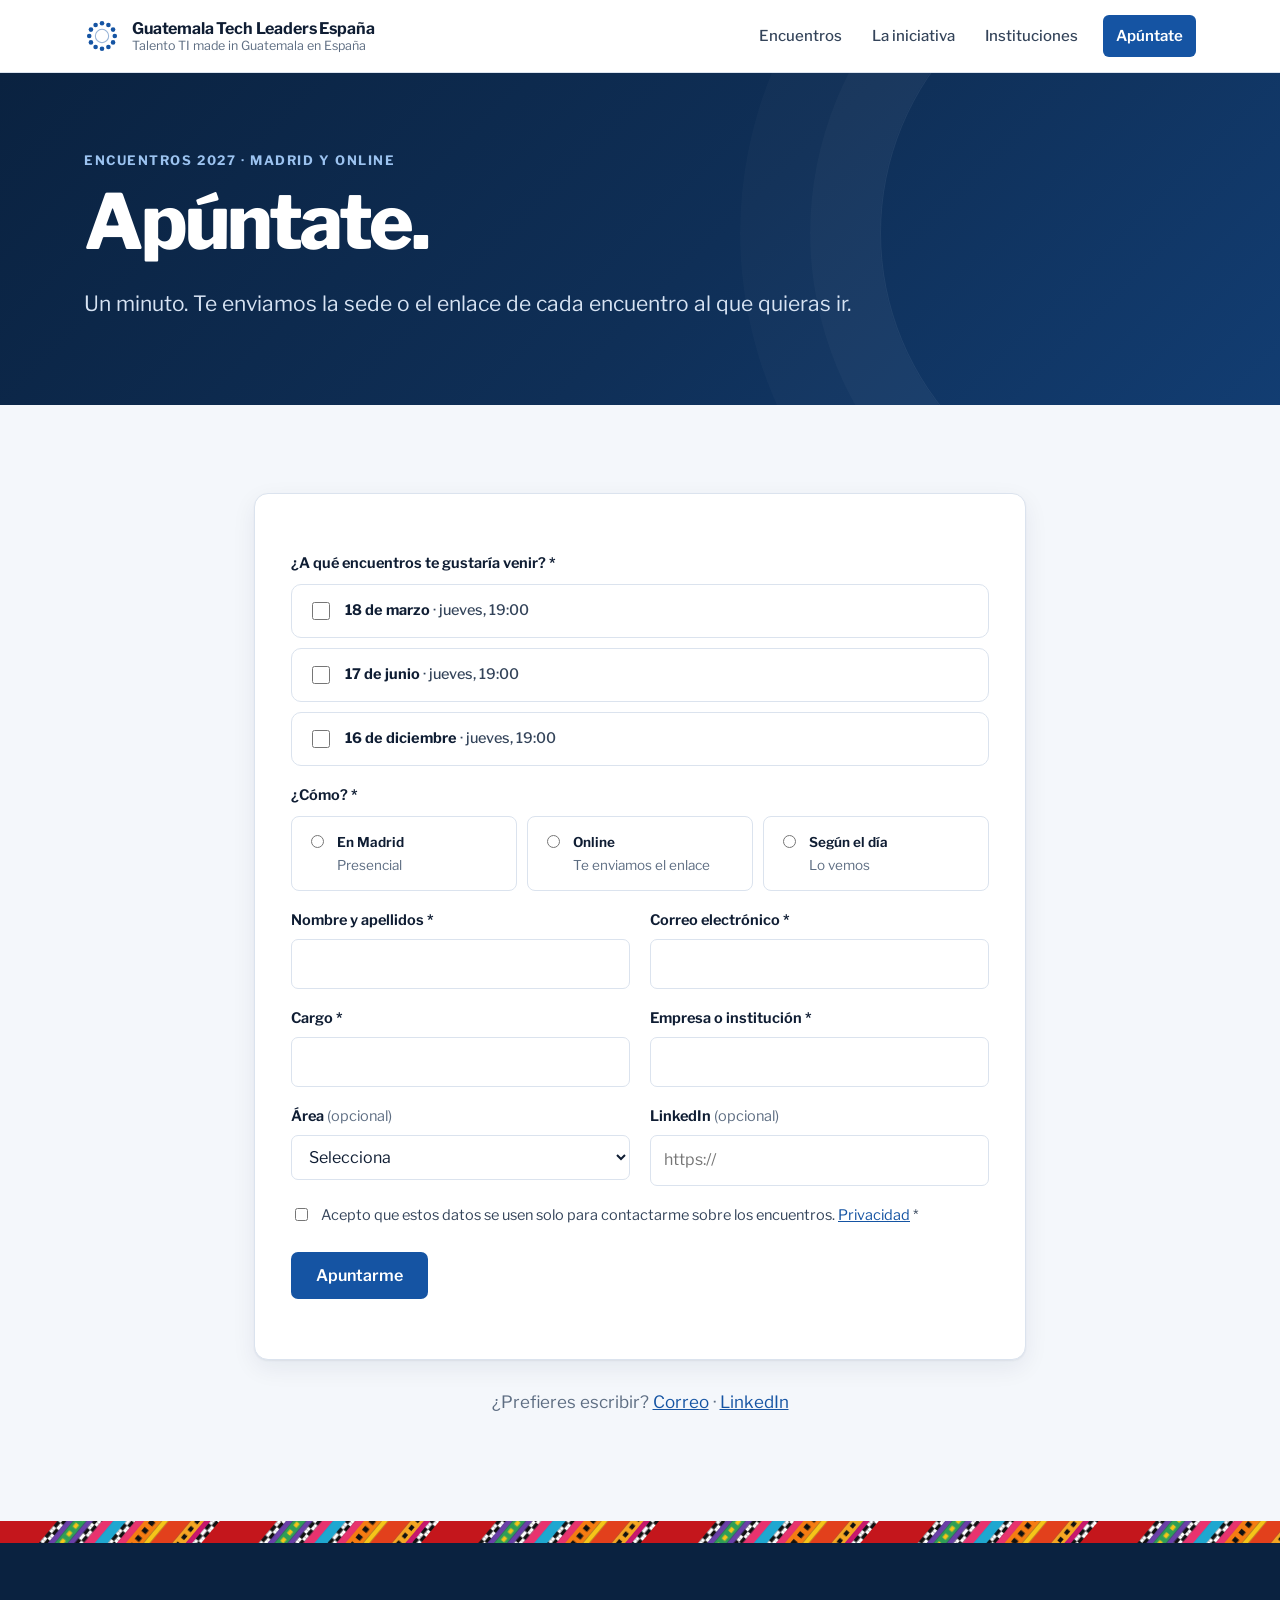
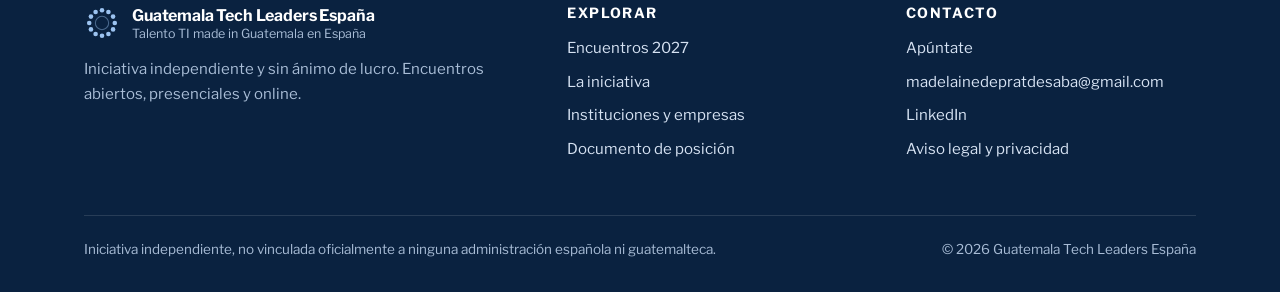
<file: participar.html>
<!DOCTYPE html>
<html lang="es"><head><meta charset="utf-8"><title>Guatemala Tech Leaders España</title>
<meta name="robots" content="noindex"><link rel="canonical" href="https://502tech34.prat-cas.com/apuntate.html">
<meta http-equiv="refresh" content="0; url=./apuntate.html"></head>
<body><p><a href="./apuntate.html">Continuar</a></p></body></html>
</file>
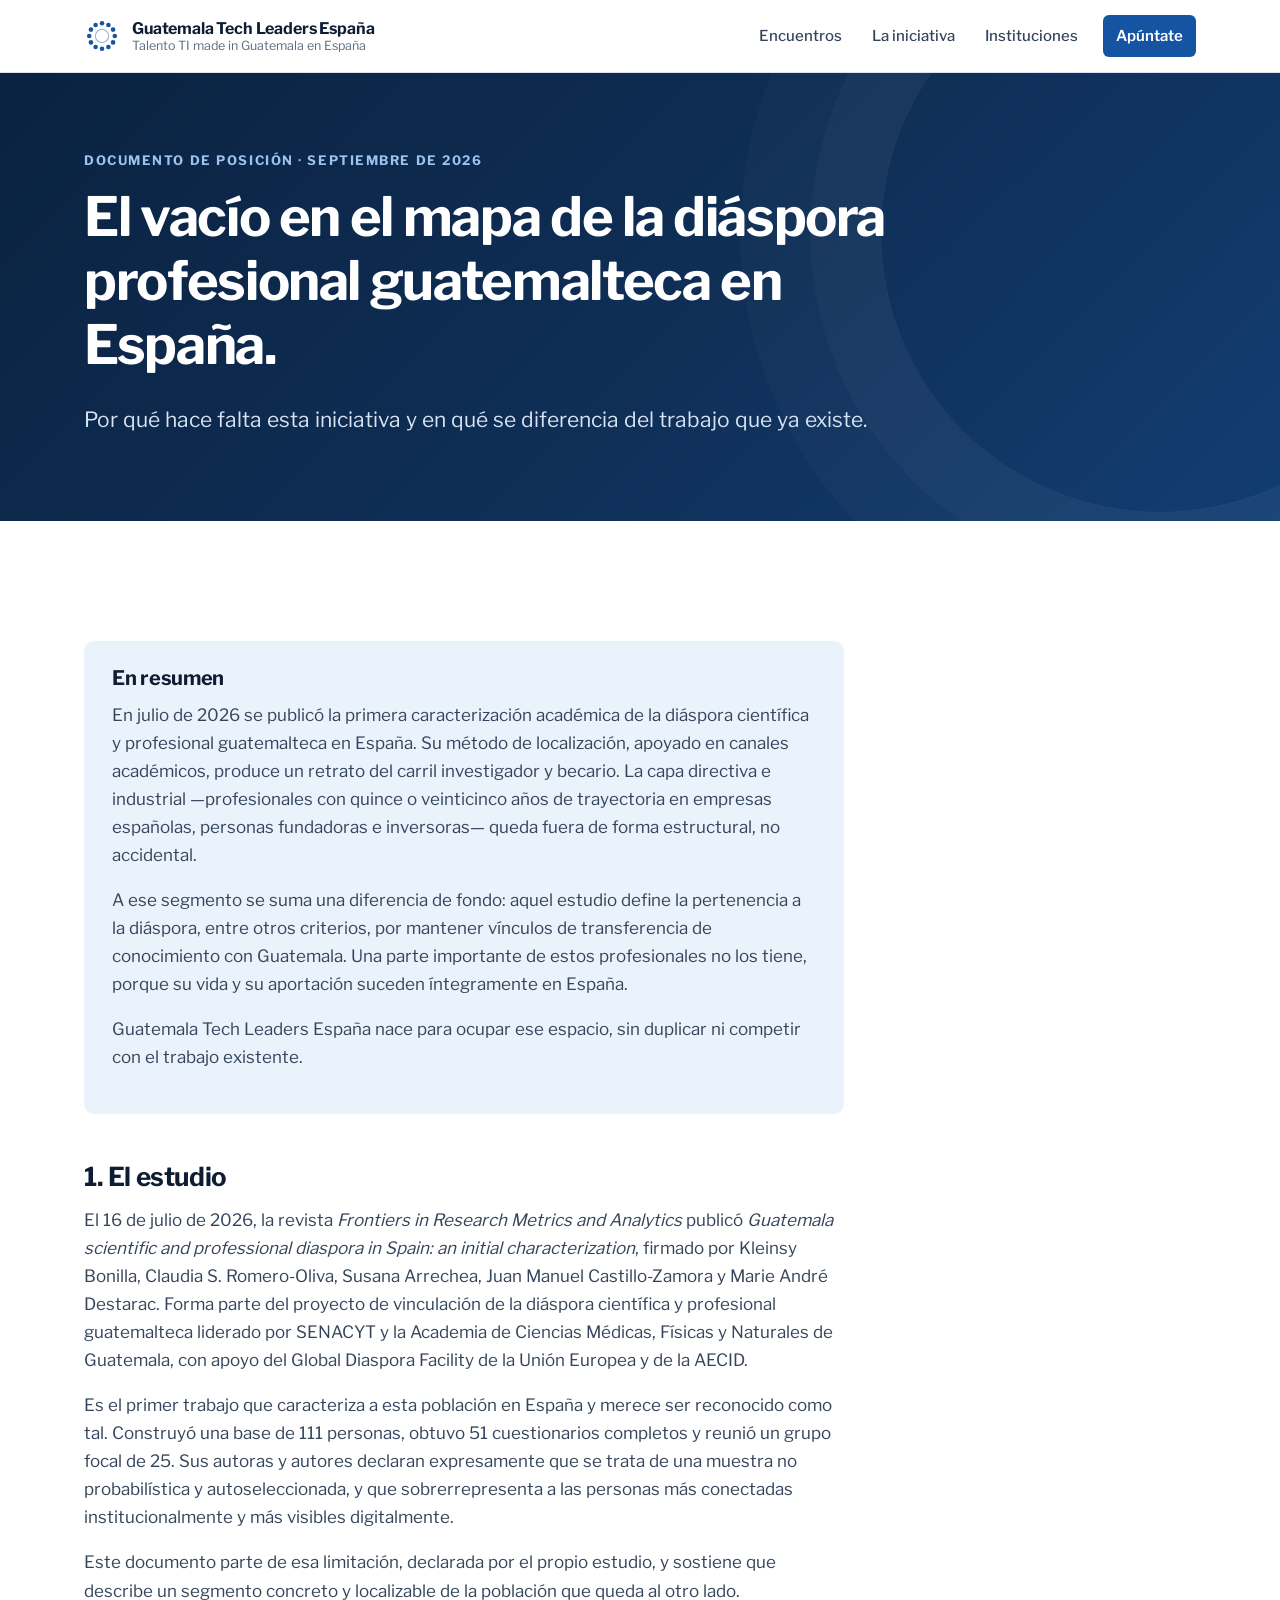
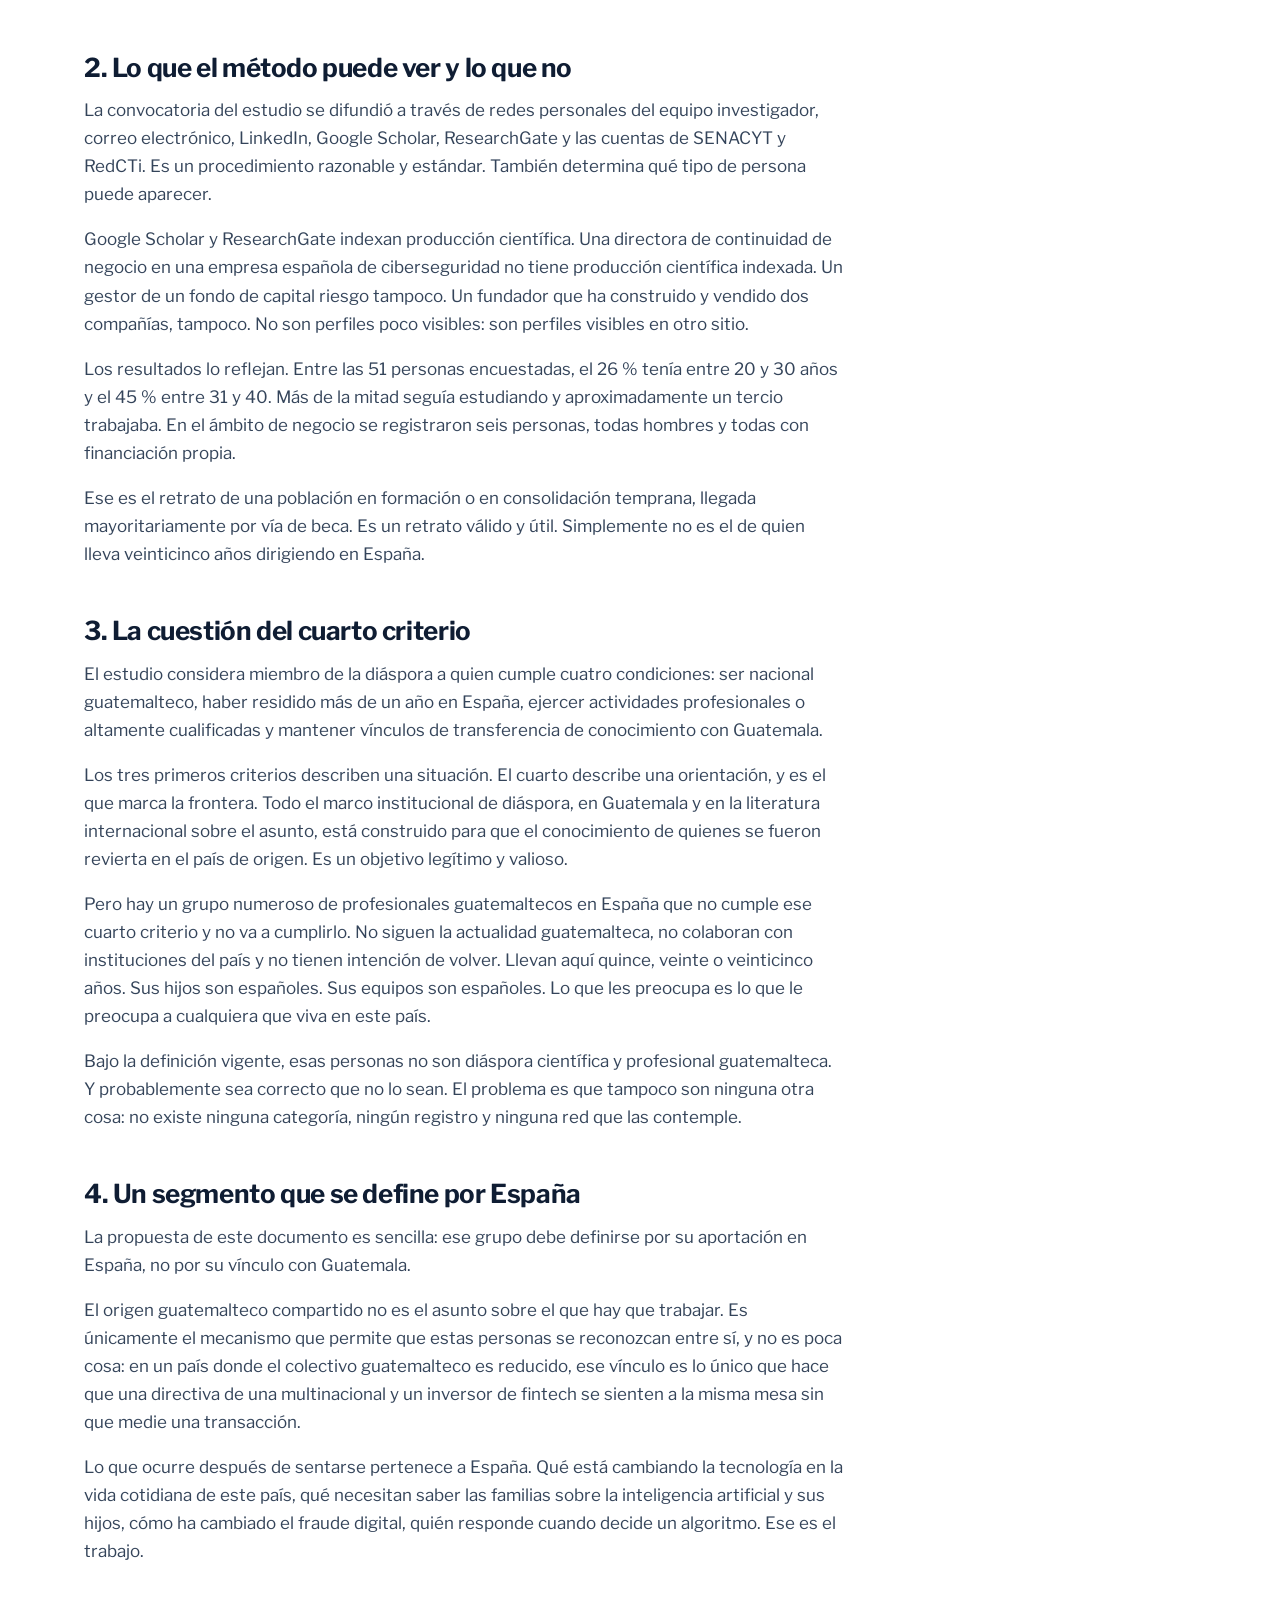
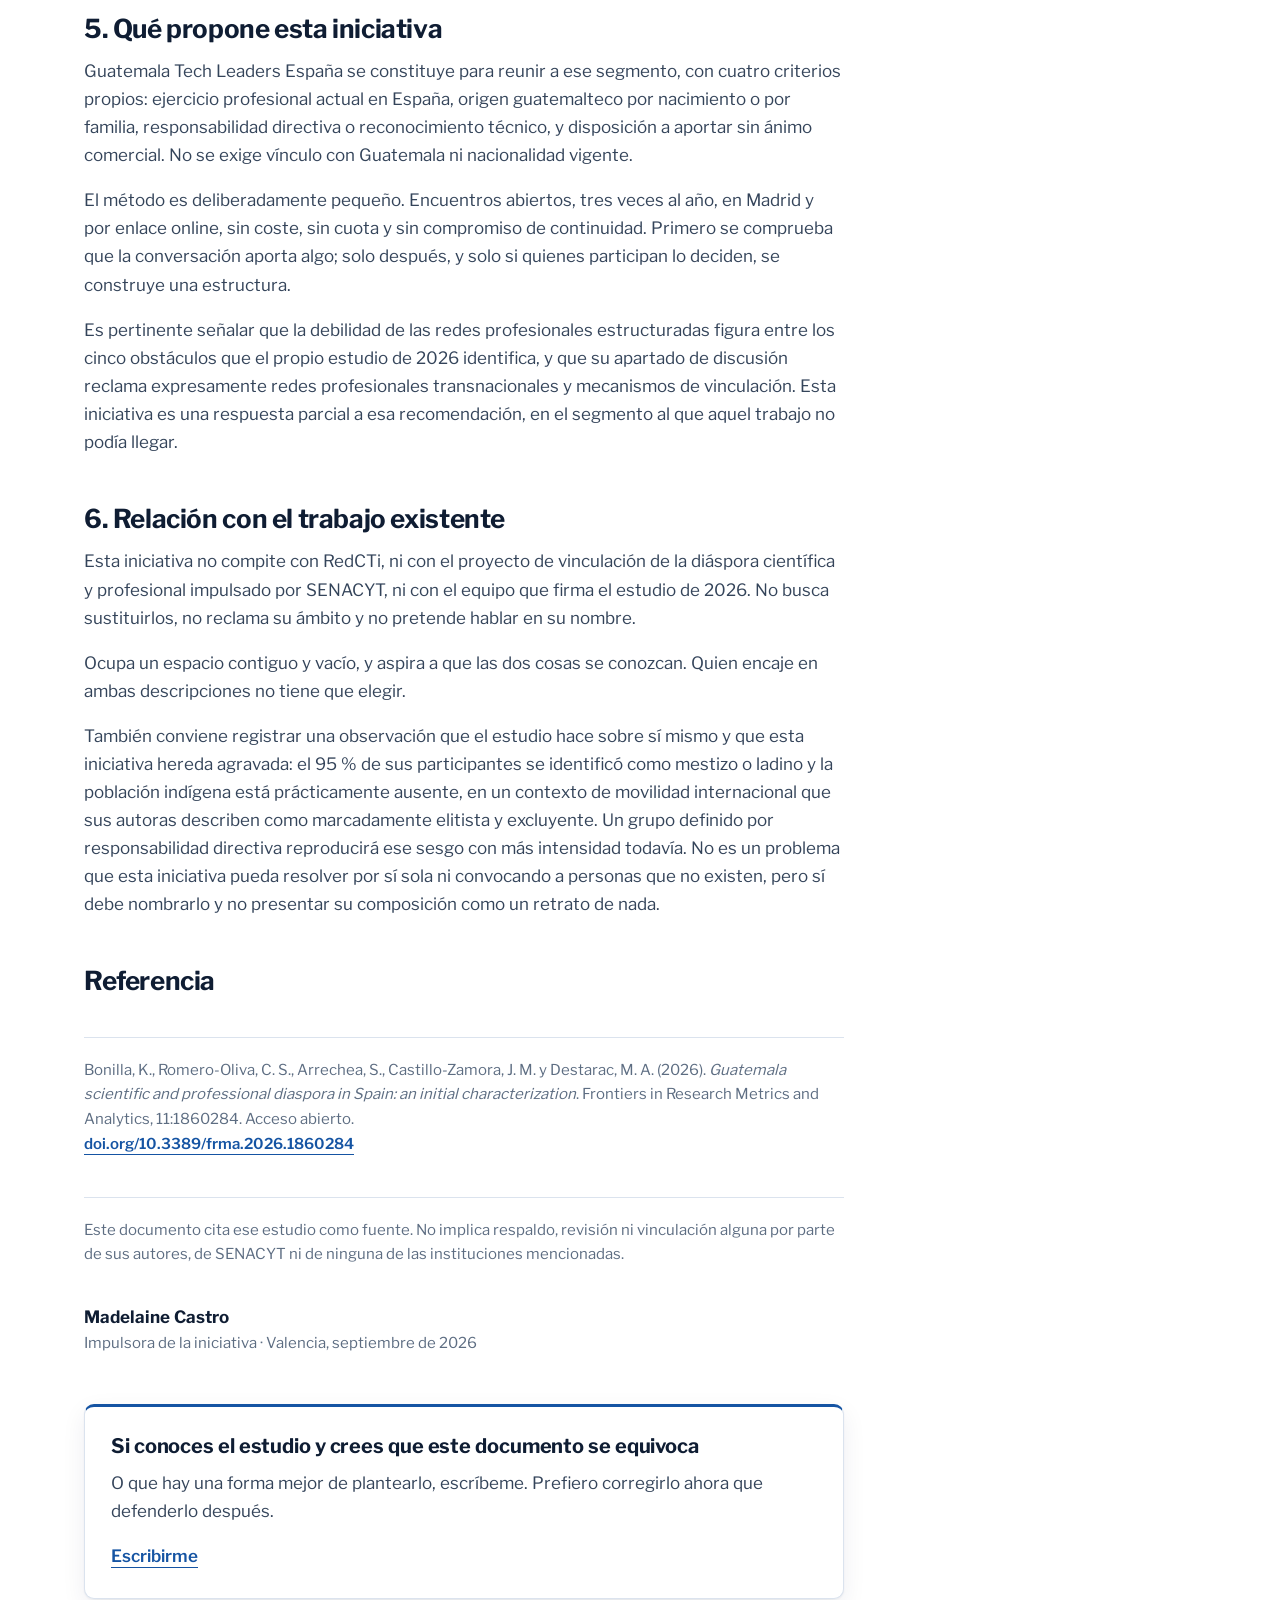
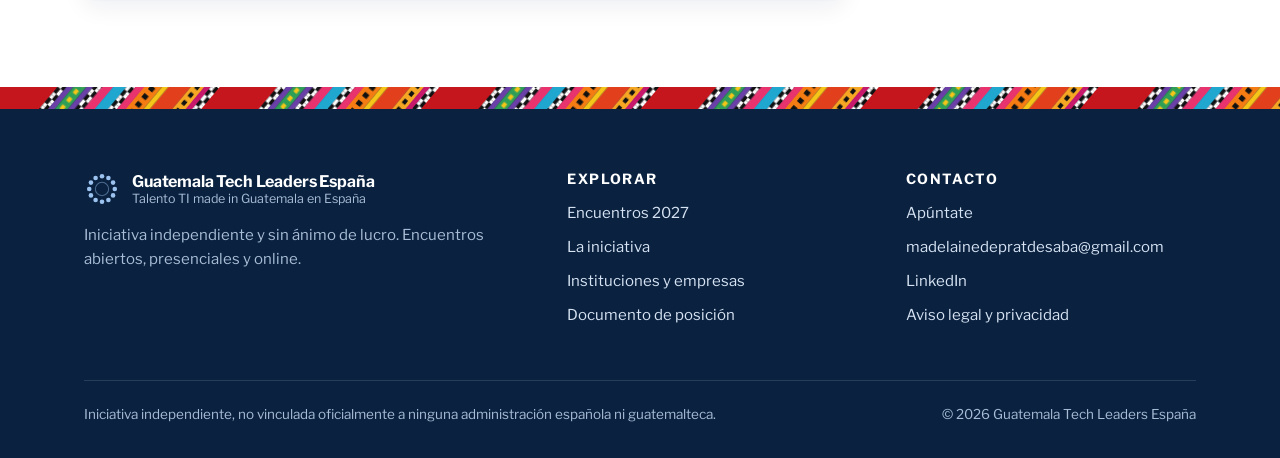
<file: posicion.html>
<!DOCTYPE html>
<html lang="es">
<head>
<meta charset="utf-8">
<meta name="viewport" content="width=device-width, initial-scale=1">
<title>Documento de posición · Guatemala Tech Leaders España</title>
<meta name="description" content="El vacío en el mapa de la diáspora profesional guatemalteca en España.">
<link rel="canonical" href="https://502tech34.prat-cas.com/posicion.html">
<meta name="theme-color" content="#0a2240">
<meta property="og:type" content="website">
<meta property="og:locale" content="es_ES">
<meta property="og:site_name" content="Guatemala Tech Leaders España">
<meta property="og:title" content="Documento de posición · Guatemala Tech Leaders España">
<meta property="og:description" content="El vacío en el mapa de la diáspora profesional guatemalteca en España.">
<meta property="og:url" content="https://502tech34.prat-cas.com/posicion.html">
<meta property="og:image" content="https://502tech34.prat-cas.com/assets/img/og.jpg">
<meta property="og:image:width" content="1200">
<meta property="og:image:height" content="630">
<meta property="og:image:alt" content="Talento TI made in Guatemala en España. Encuentros 2027 en Madrid y online.">
<meta name="twitter:card" content="summary_large_image">
<link rel="icon" type="image/svg+xml" href="./assets/img/mark.svg">
<link rel="icon" type="image/png" sizes="32x32" href="./assets/img/icon-32.png">
<link rel="apple-touch-icon" href="./assets/img/icon-180.png">
<link rel="preload" href="./assets/fonts/librefranklin-var.woff2" as="font" type="font/woff2" crossorigin>
<link rel="stylesheet" href="./assets/style.css">
</head>
<body>
<a class="salto" href="#principal">Ir al contenido</a>
<header class="cab">
  <div class="wrap cab-int">
    <a class="marca" href="./index.html" aria-label="Guatemala Tech Leaders España, inicio"><svg class="mark" viewBox="0 0 40 40" aria-hidden="true" focusable="false"><circle cx="20.0" cy="20.0" r="7.4" fill="none" stroke="currentColor" stroke-width="1.15" opacity=".45"/><circle cx="20.00" cy="5.80" r="2.55" fill="currentColor"/><circle cx="27.10" cy="7.70" r="2.55" fill="currentColor"/><circle cx="32.30" cy="12.90" r="2.55" fill="currentColor"/><circle cx="34.20" cy="20.00" r="2.55" fill="currentColor"/><circle cx="32.30" cy="27.10" r="2.55" fill="currentColor"/><circle cx="27.10" cy="32.30" r="2.55" fill="currentColor"/><circle cx="20.00" cy="34.20" r="2.55" fill="currentColor"/><circle cx="12.90" cy="32.30" r="2.55" fill="currentColor"/><circle cx="7.70" cy="27.10" r="2.55" fill="currentColor"/><circle cx="5.80" cy="20.00" r="2.55" fill="currentColor"/><circle cx="7.70" cy="12.90" r="2.55" fill="currentColor"/><circle cx="12.90" cy="7.70" r="2.55" fill="currentColor"/></svg><span class="marca-txt"><b>Guatemala Tech Leaders España</b><span>Talento TI made in Guatemala en España</span></span></a>
    <button class="hamb" aria-expanded="false" aria-controls="menu">Menú</button>
    <nav id="menu" aria-label="Navegación principal"><a href="./index.html#encuentros">Encuentros</a><a href="./la-iniciativa.html">La iniciativa</a><a href="./instituciones.html">Instituciones</a><a class="n-cta" href="./apuntate.html">Apúntate</a></nav>
  </div>
</header>
<main id="principal">
<section class="heroe">
  <div class="wrap heroe-pag">
    <span class="antetitulo">Documento de posición · Septiembre de 2026</span>
    <h1>El vacío en el mapa de la diáspora profesional guatemalteca en España.</h1>
    <p class="entrada">Por qué hace falta esta iniciativa y en qué se diferencia del trabajo que ya existe.</p>
  </div>
</section>
<section class="sec">
  <div class="wrap">
    <article class="doc">
      <div class="resumen">
        <h2>En resumen</h2>
        <p>En julio de 2026 se publicó la primera caracterización académica de la diáspora científica y profesional guatemalteca en España. Su método de localización, apoyado en canales académicos, produce un retrato del carril investigador y becario. La capa directiva e industrial &mdash;profesionales con quince o veinticinco años de trayectoria en empresas españolas, personas fundadoras e inversoras&mdash; queda fuera de forma estructural, no accidental.</p>
        <p>A ese segmento se suma una diferencia de fondo: aquel estudio define la pertenencia a la diáspora, entre otros criterios, por mantener vínculos de transferencia de conocimiento con Guatemala. Una parte importante de estos profesionales no los tiene, porque su vida y su aportación suceden íntegramente en España.</p>
        <p>Guatemala Tech Leaders España nace para ocupar ese espacio, sin duplicar ni competir con el trabajo existente.</p>
      </div>

      <h2>1. El estudio</h2>
      <p>El 16 de julio de 2026, la revista <em>Frontiers in Research Metrics and Analytics</em> publicó <em>Guatemala scientific and professional diaspora in Spain: an initial characterization</em>, firmado por Kleinsy Bonilla, Claudia S. Romero-Oliva, Susana Arrechea, Juan Manuel Castillo-Zamora y Marie André Destarac. Forma parte del proyecto de vinculación de la diáspora científica y profesional guatemalteca liderado por SENACYT y la Academia de Ciencias Médicas, Físicas y Naturales de Guatemala, con apoyo del Global Diaspora Facility de la Unión Europea y de la AECID.</p>
      <p>Es el primer trabajo que caracteriza a esta población en España y merece ser reconocido como tal. Construyó una base de 111 personas, obtuvo 51 cuestionarios completos y reunió un grupo focal de 25. Sus autoras y autores declaran expresamente que se trata de una muestra no probabilística y autoseleccionada, y que sobrerrepresenta a las personas más conectadas institucionalmente y más visibles digitalmente.</p>
      <p>Este documento parte de esa limitación, declarada por el propio estudio, y sostiene que describe un segmento concreto y localizable de la población que queda al otro lado.</p>

      <h2>2. Lo que el método puede ver y lo que no</h2>
      <p>La convocatoria del estudio se difundió a través de redes personales del equipo investigador, correo electrónico, LinkedIn, Google Scholar, ResearchGate y las cuentas de SENACYT y RedCTi. Es un procedimiento razonable y estándar. También determina qué tipo de persona puede aparecer.</p>
      <p>Google Scholar y ResearchGate indexan producción científica. Una directora de continuidad de negocio en una empresa española de ciberseguridad no tiene producción científica indexada. Un gestor de un fondo de capital riesgo tampoco. Un fundador que ha construido y vendido dos compañías, tampoco. No son perfiles poco visibles: son perfiles visibles en otro sitio.</p>
      <p>Los resultados lo reflejan. Entre las 51 personas encuestadas, el 26&nbsp;% tenía entre 20 y 30 años y el 45&nbsp;% entre 31 y 40. Más de la mitad seguía estudiando y aproximadamente un tercio trabajaba. En el ámbito de negocio se registraron seis personas, todas hombres y todas con financiación propia.</p>
      <p>Ese es el retrato de una población en formación o en consolidación temprana, llegada mayoritariamente por vía de beca. Es un retrato válido y útil. Simplemente no es el de quien lleva veinticinco años dirigiendo en España.</p>

      <h2>3. La cuestión del cuarto criterio</h2>
      <p>El estudio considera miembro de la diáspora a quien cumple cuatro condiciones: ser nacional guatemalteco, haber residido más de un año en España, ejercer actividades profesionales o altamente cualificadas y mantener vínculos de transferencia de conocimiento con Guatemala.</p>
      <p>Los tres primeros criterios describen una situación. El cuarto describe una orientación, y es el que marca la frontera. Todo el marco institucional de diáspora, en Guatemala y en la literatura internacional sobre el asunto, está construido para que el conocimiento de quienes se fueron revierta en el país de origen. Es un objetivo legítimo y valioso.</p>
      <p>Pero hay un grupo numeroso de profesionales guatemaltecos en España que no cumple ese cuarto criterio y no va a cumplirlo. No siguen la actualidad guatemalteca, no colaboran con instituciones del país y no tienen intención de volver. Llevan aquí quince, veinte o veinticinco años. Sus hijos son españoles. Sus equipos son españoles. Lo que les preocupa es lo que le preocupa a cualquiera que viva en este país.</p>
      <p>Bajo la definición vigente, esas personas no son diáspora científica y profesional guatemalteca. Y probablemente sea correcto que no lo sean. El problema es que tampoco son ninguna otra cosa: no existe ninguna categoría, ningún registro y ninguna red que las contemple.</p>

      <h2>4. Un segmento que se define por España</h2>
      <p>La propuesta de este documento es sencilla: ese grupo debe definirse por su aportación en España, no por su vínculo con Guatemala.</p>
      <p>El origen guatemalteco compartido no es el asunto sobre el que hay que trabajar. Es únicamente el mecanismo que permite que estas personas se reconozcan entre sí, y no es poca cosa: en un país donde el colectivo guatemalteco es reducido, ese vínculo es lo único que hace que una directiva de una multinacional y un inversor de fintech se sienten a la misma mesa sin que medie una transacción.</p>
      <p>Lo que ocurre después de sentarse pertenece a España. Qué está cambiando la tecnología en la vida cotidiana de este país, qué necesitan saber las familias sobre la inteligencia artificial y sus hijos, cómo ha cambiado el fraude digital, quién responde cuando decide un algoritmo. Ese es el trabajo.</p>

      <h2>5. Qué propone esta iniciativa</h2>
      <p>Guatemala Tech Leaders España se constituye para reunir a ese segmento, con cuatro criterios propios: ejercicio profesional actual en España, origen guatemalteco por nacimiento o por familia, responsabilidad directiva o reconocimiento técnico, y disposición a aportar sin ánimo comercial. No se exige vínculo con Guatemala ni nacionalidad vigente.</p>
      <p>El método es deliberadamente pequeño. Encuentros abiertos, tres veces al año, en Madrid y por enlace online, sin coste, sin cuota y sin compromiso de continuidad. Primero se comprueba que la conversación aporta algo; solo después, y solo si quienes participan lo deciden, se construye una estructura.</p>
      <p>Es pertinente señalar que la debilidad de las redes profesionales estructuradas figura entre los cinco obstáculos que el propio estudio de 2026 identifica, y que su apartado de discusión reclama expresamente redes profesionales transnacionales y mecanismos de vinculación. Esta iniciativa es una respuesta parcial a esa recomendación, en el segmento al que aquel trabajo no podía llegar.</p>

      <h2>6. Relación con el trabajo existente</h2>
      <p>Esta iniciativa no compite con RedCTi, ni con el proyecto de vinculación de la diáspora científica y profesional impulsado por SENACYT, ni con el equipo que firma el estudio de 2026. No busca sustituirlos, no reclama su ámbito y no pretende hablar en su nombre.</p>
      <p>Ocupa un espacio contiguo y vacío, y aspira a que las dos cosas se conozcan. Quien encaje en ambas descripciones no tiene que elegir.</p>
      <p>También conviene registrar una observación que el estudio hace sobre sí mismo y que esta iniciativa hereda agravada: el 95&nbsp;% de sus participantes se identificó como mestizo o ladino y la población indígena está prácticamente ausente, en un contexto de movilidad internacional que sus autoras describen como marcadamente elitista y excluyente. Un grupo definido por responsabilidad directiva reproducirá ese sesgo con más intensidad todavía. No es un problema que esta iniciativa pueda resolver por sí sola ni convocando a personas que no existen, pero sí debe nombrarlo y no presentar su composición como un retrato de nada.</p>

      <h2>Referencia</h2>
      <p class="ref">Bonilla, K., Romero-Oliva, C. S., Arrechea, S., Castillo-Zamora, J. M. y Destarac, M. A. (2026). <em>Guatemala scientific and professional diaspora in Spain: an initial characterization</em>. Frontiers in Research Metrics and Analytics, 11:1860284. Acceso abierto.<br>
      <a class="enlace" href="https://doi.org/10.3389/frma.2026.1860284" target="_blank" rel="noopener">doi.org/10.3389/frma.2026.1860284</a></p>
      <p class="ref">Este documento cita ese estudio como fuente. No implica respaldo, revisión ni vinculación alguna por parte de sus autores, de SENACYT ni de ninguna de las instituciones mencionadas.</p>
      <div class="firma" style="margin-top:36px"><b>Madelaine Castro</b>Impulsora de la iniciativa · Valencia, septiembre de 2026</div>
      <div class="tarjeta" style="margin-top:48px">
        <h3>Si conoces el estudio y crees que este documento se equivoca</h3>
        <p>O que hay una forma mejor de plantearlo, escríbeme. Prefiero corregirlo ahora que defenderlo después.</p>
        <p><a class="enlace" href="#" data-mail="Sobre el documento de posición">Escribirme</a></p>
      </div>
    </article>
  </div>
</section>

</main>
<footer class="pie-sitio">
  <div class="wrap">
    <div class="pie-rej">
      <div>
        <a class="marca" href="./index.html"><svg class="mark" viewBox="0 0 40 40" aria-hidden="true" focusable="false"><circle cx="20.0" cy="20.0" r="7.4" fill="none" stroke="currentColor" stroke-width="1.15" opacity=".45"/><circle cx="20.00" cy="5.80" r="2.55" fill="currentColor"/><circle cx="27.10" cy="7.70" r="2.55" fill="currentColor"/><circle cx="32.30" cy="12.90" r="2.55" fill="currentColor"/><circle cx="34.20" cy="20.00" r="2.55" fill="currentColor"/><circle cx="32.30" cy="27.10" r="2.55" fill="currentColor"/><circle cx="27.10" cy="32.30" r="2.55" fill="currentColor"/><circle cx="20.00" cy="34.20" r="2.55" fill="currentColor"/><circle cx="12.90" cy="32.30" r="2.55" fill="currentColor"/><circle cx="7.70" cy="27.10" r="2.55" fill="currentColor"/><circle cx="5.80" cy="20.00" r="2.55" fill="currentColor"/><circle cx="7.70" cy="12.90" r="2.55" fill="currentColor"/><circle cx="12.90" cy="7.70" r="2.55" fill="currentColor"/></svg><span class="marca-txt"><b>Guatemala Tech Leaders España</b><span>Talento TI made in Guatemala en España</span></span></a>
        <p>Iniciativa independiente y sin ánimo de lucro. Encuentros abiertos, presenciales y online.</p>
      </div>
      <div>
        <h4>Explorar</h4>
        <ul>
          <li><a href="./index.html#encuentros">Encuentros 2027</a></li>
          <li><a href="./la-iniciativa.html">La iniciativa</a></li>
          <li><a href="./instituciones.html">Instituciones y empresas</a></li>
          <li><a href="./posicion.html">Documento de posición</a></li>
        </ul>
      </div>
      <div>
        <h4>Contacto</h4>
        <ul>
          <li><a href="./apuntate.html">Apúntate</a></li>
          <li><a href="#" data-mail="Guatemala Tech Leaders España"><span data-mail-texto>Correo</span></a></li>
          <li><a href="#" data-linkedin target="_blank" rel="noopener">LinkedIn</a></li>
          <li><a href="./legal.html">Aviso legal y privacidad</a></li>
        </ul>
      </div>
    </div>
    <div class="pie-fin">
      <span>Iniciativa independiente, no vinculada oficialmente a ninguna administración española ni guatemalteca.</span>
      <span>© 2026 Guatemala Tech Leaders España</span>
    </div>
  </div>
</footer>
<script src="./assets/eventos.js" defer></script>
<script src="./assets/site.js" defer></script>
</body>
</html>
</file>
<file: assets/style.css>
/* Guatemala Tech Leaders España — hoja de estilos
   Azul corporativo · Libre Franklin autoalojada · sin dependencias externas */

@font-face{
  font-family:'Libre Franklin';font-style:normal;font-weight:100 900;font-display:swap;
  src:url('./fonts/librefranklin-var.woff2') format('woff2-variations'),url('./fonts/librefranklin-var.woff2') format('woff2');
}

:root{
  --marino:#0a2240;
  --marino-2:#0f2f57;
  --azul:#1554a3;
  --azul-osc:#0f4385;
  --azul-vivo:#2f7bd8;
  --cielo:#cfe1f6;
  --cielo-clr:#eaf2fc;
  --fondo:#f4f7fb;
  --blanco:#ffffff;
  --tinta:#0f1d33;
  --texto:#34445a;
  --suave:#5d6d82;
  --linea:#dbe3ee;
  --ok:#1d7a52;

  --sans:'Libre Franklin','Segoe UI','Helvetica Neue',Arial,sans-serif;
  --ancho:1160px;
  --radio:10px;
  --sombra:0 1px 2px rgba(10,34,64,.06),0 8px 24px rgba(10,34,64,.07);
}

*,*::before,*::after{box-sizing:border-box}
html{scroll-behavior:smooth;-webkit-text-size-adjust:100%}
body{margin:0;background:var(--blanco);color:var(--texto);font-family:var(--sans);font-size:17px;line-height:1.65;-webkit-font-smoothing:antialiased}
img{max-width:100%;height:auto;display:block}
a{color:var(--azul)}
a:hover{color:var(--azul-osc)}
:focus-visible{outline:3px solid var(--azul-vivo);outline-offset:3px;border-radius:4px}
h1,h2,h3,h4{color:var(--tinta);line-height:1.18;margin:0 0 .5em;font-weight:700;letter-spacing:-.015em}
h1{font-size:clamp(34px,5vw,54px);letter-spacing:-.025em}
h2{font-size:clamp(27px,3.2vw,38px)}
h3{font-size:20px;letter-spacing:-.005em}
p{margin:0 0 1em}
ul,ol{margin:0 0 1em;padding-left:1.2em}
.wrap{max-width:var(--ancho);margin:0 auto;padding:0 24px}
.salto{position:absolute;left:-9999px;top:8px;background:var(--marino);color:#fff;padding:10px 16px;z-index:100;border-radius:6px}
.salto:focus{left:12px}

/* ---------- cabecera ---------- */
.cab{position:sticky;top:0;z-index:50;background:rgba(255,255,255,.96);backdrop-filter:saturate(1.4) blur(8px);border-bottom:1px solid var(--linea)}
.cab-int{display:flex;align-items:center;justify-content:space-between;gap:20px;min-height:72px}
.marca{display:flex;align-items:center;gap:12px;text-decoration:none;color:var(--tinta)}
.marca .mark{width:36px;height:36px;color:var(--azul);flex:none}
.marca-txt{display:flex;flex-direction:column;line-height:1.2}
.marca-txt b{font-size:16px;font-weight:700;letter-spacing:-.01em}
.marca-txt span{font-size:12.5px;color:var(--suave)}
.cab nav{display:flex;align-items:center;gap:4px}
.cab nav a{text-decoration:none;color:var(--texto);font-size:15px;font-weight:500;padding:9px 13px;border-radius:6px}
.cab nav a:hover{background:var(--cielo-clr);color:var(--azul-osc)}
.cab nav a[aria-current=page]{color:var(--azul);font-weight:650}
.cab nav a.n-cta{background:var(--azul);color:#fff;font-weight:600;margin-left:8px}
.cab nav a.n-cta:hover{background:var(--azul-osc);color:#fff}
.hamb{display:none;background:none;border:1px solid var(--linea);border-radius:6px;padding:8px 14px;font:inherit;font-size:15px;color:var(--tinta);cursor:pointer}
@media (max-width:900px){
  .hamb{display:block}
  .cab nav{display:none;position:absolute;left:0;right:0;top:72px;background:#fff;flex-direction:column;align-items:stretch;padding:12px 24px 20px;border-bottom:1px solid var(--linea);box-shadow:var(--sombra)}
  .cab nav.abierta{display:flex}
  .cab nav a.n-cta{margin:8px 0 0;text-align:center}
  .marca-txt span{display:none}
}

/* ---------- botones ---------- */
.btn{display:inline-flex;align-items:center;justify-content:center;gap:8px;font:inherit;font-size:16px;font-weight:600;text-decoration:none;padding:13px 24px;border-radius:7px;border:1.5px solid transparent;cursor:pointer;transition:background .15s,color .15s,border-color .15s;line-height:1.2}
.btn-p{background:var(--azul);color:#fff}
.btn-p:hover{background:var(--azul-osc);color:#fff}
.btn-s{background:transparent;color:var(--azul);border-color:var(--azul)}
.btn-s:hover{background:var(--cielo-clr)}
.btn-b{background:#fff;color:var(--marino)}
.btn-b:hover{background:var(--cielo);color:var(--marino)}
.btn-c{background:transparent;color:#fff;border-color:rgba(255,255,255,.55)}
.btn-c:hover{background:rgba(255,255,255,.1);color:#fff;border-color:#fff}
.botones{display:flex;flex-wrap:wrap;gap:12px;margin-top:28px}
.enlace{font-weight:600;text-decoration:none;border-bottom:1.5px solid currentColor;padding-bottom:1px}
.flecha::after{content:" →"}

/* ---------- héroe ---------- */
.heroe{position:relative;overflow:hidden;background:linear-gradient(135deg,var(--marino) 0%,var(--marino-2) 55%,#123d72 100%);color:#d7e3f3}
.heroe::after{content:"";position:absolute;right:-160px;top:-120px;width:560px;height:560px;border-radius:50%;border:1px solid rgba(255,255,255,.07);box-shadow:0 0 0 70px rgba(255,255,255,.025),0 0 0 140px rgba(255,255,255,.02)}
.heroe .wrap{position:relative;z-index:1}
.heroe h1,.heroe h2{color:#fff}
.heroe a:not(.btn){color:#fff}
.heroe-int{display:grid;grid-template-columns:1.25fr .9fr;gap:56px;align-items:center;padding-top:84px;padding-bottom:92px}
.heroe-pag{padding-top:72px;padding-bottom:64px}
.heroe-pag > h1,.heroe-pag > .entrada{max-width:820px}
.antetitulo{display:inline-block;font-size:13px;font-weight:700;letter-spacing:.12em;text-transform:uppercase;color:var(--azul);margin-bottom:14px}
.heroe .antetitulo{color:#9cc3f0}
.entrada{font-size:clamp(18px,1.9vw,21px);line-height:1.55;max-width:60ch}
.heroe .entrada{color:#d7e3f3}
@media (max-width:900px){.heroe-int{grid-template-columns:1fr;gap:40px;padding-top:56px;padding-bottom:64px}.heroe-pag{padding-top:52px;padding-bottom:52px}}

/* tarjeta de evento */
.evento{background:#fff;color:var(--texto);border-radius:14px;padding:30px;box-shadow:0 20px 50px rgba(0,0,0,.25)}
.evento .sello{display:inline-flex;align-items:center;gap:8px;background:var(--cielo-clr);color:var(--azul-osc);font-size:12.5px;font-weight:700;letter-spacing:.08em;text-transform:uppercase;padding:6px 12px;border-radius:99px}
.evento .sello::before{content:"";width:8px;height:8px;border-radius:50%;background:var(--azul-vivo);box-shadow:0 0 0 4px rgba(47,123,216,.2)}
.heroe .evento h2{color:var(--tinta);font-size:26px;margin:16px 0 4px}
.evento .fecha{font-size:17px;color:var(--suave);margin-bottom:18px}
.evento dl{margin:0 0 22px;display:grid;grid-template-columns:auto 1fr;gap:10px 16px;font-size:15.5px}
.evento dt{font-weight:650;color:var(--tinta)}
.evento dd{margin:0}
.evento .btn{width:100%}
.evento .nota{font-size:13.5px;color:var(--suave);margin:12px 0 0;text-align:center}

/* ---------- aviso ---------- */
.anuncio{background:var(--cielo-clr);border-bottom:1px solid var(--cielo)}
.anuncio p{margin:0;padding:16px 0;font-size:15.5px;color:var(--marino)}
.anuncio strong{color:var(--azul-osc)}

/* ---------- secciones ---------- */
.sec{padding:88px 0}
.sec-gris{background:var(--fondo)}
.sec-marino{background:var(--marino);color:#d7e3f3}
.sec-marino h2,.sec-marino h3{color:#fff}
.cabeza{max-width:720px;margin-bottom:44px}
.cabeza p{font-size:18.5px;color:var(--suave)}
.sec-marino .cabeza p{color:#b7cbe4}
.dos{display:grid;grid-template-columns:1fr 1fr;gap:56px;align-items:start}
.dos-a{display:grid;grid-template-columns:.85fr 1.15fr;gap:64px;align-items:start}
@media (max-width:900px){.sec{padding:64px 0}.dos,.dos-a{grid-template-columns:1fr;gap:36px}}

/* tarjetas */
.rejilla{display:grid;gap:22px}
.r2{grid-template-columns:repeat(2,1fr)}
.r3{grid-template-columns:repeat(3,1fr)}
.r4{grid-template-columns:repeat(4,1fr)}
@media (max-width:980px){.r3,.r4{grid-template-columns:repeat(2,1fr)}}
@media (max-width:640px){.r2,.r3,.r4{grid-template-columns:1fr}}
.tarjeta{background:#fff;border:1px solid var(--linea);border-top:3px solid var(--azul);border-radius:var(--radio);padding:28px 26px;box-shadow:var(--sombra)}
.tarjeta p:last-child{margin-bottom:0}
.tarjeta .num{display:inline-flex;align-items:center;justify-content:center;width:38px;height:38px;border-radius:50%;background:var(--cielo-clr);color:var(--azul);font-weight:700;margin-bottom:14px}
.tarjeta .eti{display:inline-block;font-size:12px;font-weight:700;letter-spacing:.1em;text-transform:uppercase;color:var(--azul);margin-bottom:8px}
.tarjeta ul{padding-left:1.1em;margin:12px 0 0}
.tarjeta li{margin-bottom:6px}
.sec-marino .tarjeta{background:rgba(255,255,255,.05);border-color:rgba(255,255,255,.12);border-top-color:var(--azul-vivo);box-shadow:none;color:#c9d8ec}

/* criterios */
.criterios{list-style:none;padding:0;margin:0;display:grid;gap:14px}
.criterios li{display:grid;grid-template-columns:28px 1fr;gap:12px;background:#fff;border:1px solid var(--linea);border-radius:var(--radio);padding:16px 18px}
.criterios li::before{content:"";width:22px;height:22px;margin-top:2px;border-radius:50%;background:var(--azul) url("data:image/svg+xml,%3Csvg xmlns='http://www.w3.org/2000/svg' viewBox='0 0 24 24' fill='none' stroke='white' stroke-width='3'%3E%3Cpath d='M6 12.5l4 4 8-9'/%3E%3C/svg%3E") center/14px no-repeat}
.criterios strong{color:var(--tinta)}
.chips{display:flex;flex-wrap:wrap;gap:8px;list-style:none;padding:0;margin:18px 0 0}
.chips li{background:var(--cielo-clr);color:var(--azul-osc);font-size:14px;font-weight:600;padding:7px 14px;border-radius:99px}

/* cifras */
.cifras{display:grid;grid-template-columns:repeat(5,1fr);border:1px solid var(--linea);border-radius:var(--radio);background:#fff;overflow:hidden}
.cifras div{padding:22px 20px;border-right:1px solid var(--linea)}
.cifras div:last-child{border-right:0}
.cifras b{display:block;font-size:13px;letter-spacing:.08em;text-transform:uppercase;color:var(--suave);font-weight:650;margin-bottom:6px}
.cifras span{font-size:17px;font-weight:650;color:var(--tinta);line-height:1.35;display:block}
@media (max-width:900px){.cifras{grid-template-columns:1fr 1fr}.cifras div{border-bottom:1px solid var(--linea)}}

/* pasos */
.pasos{list-style:none;padding:0;margin:0;counter-reset:p;display:grid;grid-template-columns:repeat(4,1fr);gap:22px}
.pasos li{counter-increment:p;position:relative;padding-top:56px}
.pasos li::before{content:counter(p);position:absolute;top:0;left:0;width:40px;height:40px;border-radius:50%;background:var(--azul);color:#fff;font-weight:700;display:flex;align-items:center;justify-content:center}
.pasos li::after{content:"";position:absolute;top:20px;left:52px;right:-10px;height:2px;background:var(--cielo)}
.pasos li:last-child::after{display:none}
.pasos b{display:block;color:var(--tinta);font-size:18px;margin-bottom:6px}
.pasos p{font-size:15.5px;margin:0}
@media (max-width:900px){.pasos{grid-template-columns:1fr 1fr}.pasos li::after{display:none}}
@media (max-width:560px){.pasos{grid-template-columns:1fr}}

/* agenda */
.agenda{list-style:none;margin:0;padding:0;border-left:2px solid var(--cielo)}
.agenda li{position:relative;padding:0 0 26px 28px}
.agenda li::before{content:"";position:absolute;left:-7px;top:6px;width:12px;height:12px;border-radius:50%;background:#fff;border:3px solid var(--azul)}
.agenda .t{font-size:13px;font-weight:700;letter-spacing:.06em;text-transform:uppercase;color:var(--azul)}
.agenda b{display:block;color:var(--tinta);font-size:18px;margin:2px 0 4px}
.agenda p{margin:0}

/* hoja de ruta */
.ruta{list-style:none;margin:0;padding:0;display:grid;gap:0}
.ruta li{display:grid;grid-template-columns:200px 1fr;gap:24px;padding:22px 0;border-top:1px solid var(--linea)}
.ruta li:last-child{border-bottom:1px solid var(--linea)}
.ruta .cuando{font-weight:700;color:var(--azul)}
.ruta .hecho .cuando::after{content:" ✓";color:var(--ok)}
.ruta .ahora{background:var(--cielo-clr);margin:0 -18px;padding:22px 18px;border-radius:8px;border-color:transparent}
.ruta b{color:var(--tinta)}
@media (max-width:640px){.ruta li{grid-template-columns:1fr;gap:4px}}

/* cita */
.cita{font-size:clamp(22px,2.6vw,30px);line-height:1.35;font-weight:600;color:var(--tinta);letter-spacing:-.015em;margin:0;padding-left:24px;border-left:4px solid var(--azul)}
.cita-pie{margin:14px 0 0 28px;font-size:14.5px;color:var(--suave)}
.sec-marino .cita{color:#fff;border-left-color:var(--azul-vivo)}

/* ficha */
.ficha{background:#fff;border:1px solid var(--linea);border-radius:var(--radio);padding:8px 26px;box-shadow:var(--sombra)}
.ficha h3{font-size:14px;letter-spacing:.1em;text-transform:uppercase;color:var(--azul);margin:18px 0 6px}
.ficha dl{margin:0}
.ficha div{display:grid;grid-template-columns:130px 1fr;gap:14px;padding:13px 0;border-top:1px solid var(--linea);font-size:15.5px}
.ficha dt{font-weight:650;color:var(--tinta)}
.ficha dd{margin:0}

/* persona */
.persona{display:grid;grid-template-columns:240px 1fr;gap:40px;align-items:start}
.persona img{border-radius:12px;aspect-ratio:4/5;object-fit:cover;object-position:center 25%;width:100%}
.persona .cargo{font-weight:600;color:var(--azul);margin-bottom:14px}
.firma{margin-top:18px;font-size:15px;color:var(--suave)}
.firma b{display:block;color:var(--tinta);font-size:17px}
@media (max-width:720px){.persona{grid-template-columns:1fr}.persona img{max-width:240px}}

/* es / no es */
.esno{display:grid;grid-template-columns:1fr 1fr;gap:22px}
.esno > div{border-radius:var(--radio);padding:26px}
.esno .si{background:var(--cielo-clr)}
.esno .no{background:var(--fondo);border:1px solid var(--linea)}
.esno ul{margin:0;padding-left:1.1em}
.esno li{margin-bottom:8px}
@media (max-width:720px){.esno{grid-template-columns:1fr}}

/* principios */
.principios{list-style:none;padding:0;margin:0;display:grid;grid-template-columns:repeat(2,1fr);gap:18px}
.principios li{background:#fff;border:1px solid var(--linea);border-radius:var(--radio);padding:22px 24px}
.principios b{display:block;color:var(--tinta);font-size:18px;margin-bottom:6px}
@media (max-width:720px){.principios{grid-template-columns:1fr}}

/* preguntas */
.faq details{border-top:1px solid var(--linea);padding:4px 0}
.faq details:last-child{border-bottom:1px solid var(--linea)}
.faq summary{cursor:pointer;list-style:none;font-weight:650;color:var(--tinta);font-size:17.5px;padding:16px 36px 16px 0;position:relative}
.faq summary::-webkit-details-marker{display:none}
.faq summary::after{content:"+";position:absolute;right:4px;top:12px;font-size:24px;font-weight:400;color:var(--azul)}
.faq details[open] summary::after{content:"−"}
.faq details p{margin:0 0 18px;max-width:70ch}

/* llamada final */
.llamada{background:linear-gradient(135deg,var(--azul-osc),var(--azul));color:#dce9f8;border-radius:16px;padding:52px;display:grid;grid-template-columns:1.4fr 1fr;gap:40px;align-items:center}
.llamada h2{color:#fff}
.llamada p{margin:0;font-size:18px}
.llamada .botones{margin:0;justify-content:flex-end}
@media (max-width:900px){.llamada{grid-template-columns:1fr;padding:36px 28px}.llamada .botones{justify-content:flex-start}}

/* ---------- formularios ---------- */
.form-caja{background:#fff;border:1px solid var(--linea);border-radius:14px;padding:36px;box-shadow:var(--sombra)}
.form-caja h3{font-size:24px}
.form{display:grid;grid-template-columns:1fr 1fr;gap:18px 20px;margin-top:22px}
.form .ancho{grid-column:1/-1}
.form label{display:block;font-size:14.5px;font-weight:650;color:var(--tinta);margin-bottom:6px}
.form label .opc{font-weight:400;color:var(--suave)}
.form input[type=text],.form input[type=email],.form input[type=tel],.form input[type=url],.form select,.form textarea{width:100%;font:inherit;font-size:16px;color:var(--tinta);background:#fff;border:1.5px solid var(--linea);border-radius:7px;padding:11px 13px;transition:border-color .15s,box-shadow .15s}
.form textarea{min-height:110px;resize:vertical}
.form input:focus,.form select:focus,.form textarea:focus{outline:none;border-color:var(--azul);box-shadow:0 0 0 3px rgba(21,84,163,.15)}
.form fieldset{border:0;padding:0;margin:0}
.form legend{font-size:14.5px;font-weight:650;color:var(--tinta);margin-bottom:8px;padding:0}
.opciones{display:grid;grid-template-columns:repeat(3,1fr);gap:10px}
.opciones label{margin:0;display:flex;gap:10px;align-items:flex-start;border:1.5px solid var(--linea);border-radius:8px;padding:14px;cursor:pointer;font-weight:500;color:var(--texto)}
.opciones label b{display:block;color:var(--tinta);font-weight:650}
.opciones label span{font-size:13.5px;color:var(--suave);font-weight:400}
.opciones input{margin-top:4px;accent-color:var(--azul)}
.opciones label:has(input:checked){border-color:var(--azul);background:var(--cielo-clr)}
@media (max-width:720px){.form{grid-template-columns:1fr}.opciones{grid-template-columns:1fr}.form-caja{padding:24px 20px}}
.consent{display:flex !important;gap:10px;align-items:flex-start;font-weight:400 !important;font-size:14.5px !important;color:var(--texto) !important}
.consent input{margin-top:4px;accent-color:var(--azul);flex:none}
.form .btn{justify-self:start}
.aviso{font-size:14.5px;color:var(--azul-osc);min-height:1em;margin:10px 0 0}
.recibido{border:2px solid var(--azul);border-radius:14px;padding:36px;background:var(--cielo-clr);text-align:center}
.recibido .ref{display:inline-block;font-size:22px;font-weight:700;letter-spacing:.08em;color:var(--marino);background:#fff;border:1px dashed var(--azul);border-radius:8px;padding:10px 20px;margin:12px 0 16px}
.recibido h3{font-size:26px}

/* plazas */
.plazas{display:flex;gap:6px;flex-wrap:wrap;margin:18px 0 8px}
.plazas i{width:22px;height:22px;border-radius:50%;background:var(--azul);display:block}
.heroe .plazas i{background:#9cc3f0}

/* compartir */
.compartir{display:flex;flex-wrap:wrap;gap:10px;margin-top:16px}
.compartir button{font:inherit;font-size:15px;font-weight:600;background:#fff;color:var(--azul);border:1.5px solid var(--linea);border-radius:7px;padding:10px 16px;cursor:pointer}
.compartir button:hover{border-color:var(--azul)}

/* documento */
.doc{max-width:760px}
.doc h2{font-size:26px;margin-top:48px}
.doc .resumen{background:var(--cielo-clr);border-radius:var(--radio);padding:26px 28px;margin:32px 0}
.doc .resumen h2{margin-top:0;font-size:20px}
.doc .ref{font-size:15px;color:var(--suave);border-top:1px solid var(--linea);padding-top:20px;margin-top:40px}
.legal h2{font-size:24px;margin-top:44px}
.legal h3{margin-top:28px}
.legal li{margin-bottom:8px}

/* ---------- pie ---------- */
.pie-sitio{background:var(--marino);color:#a9bdd6;padding:84px 0 32px;font-size:15px}
.pie-rej{display:grid;grid-template-columns:1.5fr 1fr 1fr;gap:48px}
.pie-sitio .marca{color:#fff;margin-bottom:16px}
.pie-sitio .marca .mark{color:#9cc3f0}
.pie-sitio .marca-txt span{color:#a9bdd6;display:block}
.pie-sitio h4{color:#fff;font-size:14px;letter-spacing:.1em;text-transform:uppercase;margin-bottom:14px}
.pie-sitio ul{list-style:none;padding:0;margin:0}
.pie-sitio li{margin-bottom:9px}
.pie-sitio a{color:#d7e3f3;text-decoration:none}
.pie-sitio a:hover{color:#fff;text-decoration:underline}
.pie-fin{border-top:1px solid rgba(255,255,255,.12);margin-top:44px;padding-top:22px;display:flex;justify-content:space-between;gap:20px;font-size:13.5px}
@media (max-width:800px){.pie-rej{grid-template-columns:1fr;gap:32px}.pie-fin{flex-direction:column}}

.solo-lector{position:absolute;width:1px;height:1px;overflow:hidden;clip:rect(0 0 0 0);white-space:nowrap}
@media (prefers-reduced-motion:reduce){html{scroll-behavior:auto}*{transition:none !important}}

/* =================== v3: encuentros abiertos =================== */
.portada{position:relative;overflow:hidden;background:radial-gradient(1200px 600px at 80% 20%,#1b4f94 0%,rgba(27,79,148,0) 60%),radial-gradient(900px 500px at 10% 110%,#123d72 0%,rgba(18,61,114,0) 60%),var(--marino);color:#cfe1f6;min-height:calc(100vh - 72px);display:flex;align-items:center}
.portada .wrap{position:relative;z-index:1;width:100%;display:grid;grid-template-columns:1.2fr .8fr;gap:40px;align-items:center;padding-top:72px;padding-bottom:88px}
.titular{font-size:clamp(46px,8vw,104px);line-height:.98;letter-spacing:-.04em;font-weight:800;color:#fff;margin:0 0 28px}
.titular em{font-style:normal;background:linear-gradient(90deg,#7fb6f5,#cfe1f6);-webkit-background-clip:text;background-clip:text;color:transparent}
.titular span{display:block;font-weight:500;color:#9cc3f0;font-size:.42em;letter-spacing:-.02em;margin-top:14px}
.portada .sub{font-size:clamp(18px,1.8vw,22px);max-width:34ch;color:#cfe1f6;margin:0}
.red{width:100%;max-width:460px;justify-self:end;color:#9cc3f0}
.red circle{transform-box:fill-box;transform-origin:center}
.red .p{opacity:0;animation:entra 9s infinite}
.red .n{fill:#fff}
@keyframes entra{0%{opacity:0;transform:scale(.2)}8%{opacity:1;transform:scale(1.25)}14%{transform:scale(1)}85%{opacity:1}100%{opacity:0}}
.red .halo{animation:halo 4s ease-in-out infinite}
@keyframes halo{50%{opacity:.25}}
@media (max-width:900px){.portada{min-height:auto}.portada .wrap{grid-template-columns:1fr;padding-top:48px;padding-bottom:56px}.red{max-width:300px;justify-self:start;order:-1}}

.cinta{background:var(--azul);color:#fff;overflow:hidden;white-space:nowrap;padding:16px 0;font-weight:650;font-size:18px;letter-spacing:.01em}
.cinta div{display:inline-block;animation:cinta 40s linear infinite}
.cinta span{margin:0 22px;opacity:.95}
.cinta span::after{content:"•";margin-left:44px;opacity:.5}
@keyframes cinta{to{transform:translateX(-50%)}}

.grande{font-size:clamp(34px,5vw,60px);line-height:1.02;letter-spacing:-.035em;font-weight:800}
.intro-sec{max-width:760px;margin-bottom:48px}
.intro-sec p{font-size:20px;color:var(--suave);margin:14px 0 0}

.fechas{display:grid;grid-template-columns:repeat(3,1fr);gap:22px}
.fecha-c{position:relative;background:#fff;border:1px solid var(--linea);border-radius:18px;padding:30px 28px 26px;box-shadow:var(--sombra);transition:transform .25s,box-shadow .25s;display:flex;flex-direction:column}
.fecha-c:hover{transform:translateY(-4px);box-shadow:0 2px 4px rgba(10,34,64,.06),0 18px 40px rgba(10,34,64,.12)}
.fecha-c.primera{background:linear-gradient(160deg,var(--marino),#164a8a);color:#cfe1f6;border-color:transparent}
.fecha-c .eti{font-size:12.5px;font-weight:700;letter-spacing:.1em;text-transform:uppercase;color:var(--azul)}
.fecha-c.primera .eti{color:#9cc3f0}
.fecha-c .dia{font-size:88px;line-height:.9;font-weight:800;letter-spacing:-.05em;color:var(--tinta);margin:14px 0 0}
.fecha-c .mes{font-size:26px;font-weight:700;color:var(--tinta);letter-spacing:-.02em}
.fecha-c.primera .dia,.fecha-c.primera .mes{color:#fff}
.fecha-c .detalle{font-size:15.5px;margin:14px 0 22px;color:var(--suave)}
.fecha-c.primera .detalle{color:#b7cbe4}
.fecha-c .acciones{margin-top:auto;display:flex;flex-wrap:wrap;gap:10px}
.fecha-c .btn{padding:11px 18px;font-size:15px}
.cal{position:relative}
.cal summary{list-style:none;cursor:pointer}
.cal summary::-webkit-details-marker{display:none}
.cal-menu{position:absolute;left:0;top:calc(100% + 6px);z-index:5;background:#fff;border:1px solid var(--linea);border-radius:10px;box-shadow:var(--sombra);padding:6px;min-width:210px}
.cal-menu a{display:block;padding:10px 12px;border-radius:6px;text-decoration:none;color:var(--tinta);font-size:15px;font-weight:550}
.cal-menu a:hover{background:var(--cielo-clr)}
.fecha-c.primera .btn-s{color:#fff;border-color:rgba(255,255,255,.55)}
.fecha-c.primera .btn-s:hover{background:rgba(255,255,255,.1)}
@media (max-width:900px){.fechas{grid-template-columns:1fr}}

.tres{display:grid;grid-template-columns:repeat(3,1fr);gap:40px}
.tres .ic{width:56px;height:56px;border-radius:16px;background:var(--cielo-clr);color:var(--azul);display:flex;align-items:center;justify-content:center;margin-bottom:18px}
.tres .ic svg{width:28px;height:28px}
.tres h3{font-size:28px;letter-spacing:-.025em;margin-bottom:6px}
.tres p{color:var(--suave);font-size:17px;margin:0}
.sec-marino .tres .ic{background:rgba(255,255,255,.08);color:#9cc3f0}
.sec-marino .tres p{color:#b7cbe4}
@media (max-width:800px){.tres{grid-template-columns:1fr;gap:28px}}

.paraTi{display:grid;grid-template-columns:repeat(4,1fr);gap:16px}
.paraTi div{border-radius:16px;padding:26px 22px;background:var(--fondo);border:1px solid var(--linea)}
.paraTi b{display:block;font-size:20px;color:var(--tinta);letter-spacing:-.015em;margin-bottom:6px;line-height:1.2}
.paraTi span{font-size:15px;color:var(--suave)}
@media (max-width:900px){.paraTi{grid-template-columns:1fr 1fr}}
@media (max-width:520px){.paraTi{grid-template-columns:1fr}}

.voz{display:grid;grid-template-columns:auto 1fr;gap:40px;align-items:center;max-width:980px}
.voz img{width:180px;height:180px;border-radius:50%;object-fit:cover;object-position:center 22%;border:4px solid rgba(255,255,255,.15)}
.voz blockquote{margin:0;font-size:clamp(26px,3.4vw,40px);line-height:1.15;font-weight:700;letter-spacing:-.025em;color:#fff}
.voz cite{display:block;margin-top:18px;font-style:normal;font-size:16px;color:#9cc3f0}
@media (max-width:720px){.voz{grid-template-columns:1fr;gap:24px}.voz img{width:120px;height:120px}}

.final{text-align:center;padding:110px 0}
.final .grande{max-width:16ch;margin:0 auto 18px}
.final p{font-size:20px;color:var(--suave);margin:0 auto 30px;max-width:44ch}
.final .botones{justify-content:center}

.check{display:grid;gap:10px}
.check label{display:flex;gap:12px;align-items:center;border:1.5px solid var(--linea);border-radius:10px;padding:14px 16px;cursor:pointer;margin:0;font-weight:500;color:var(--texto)}
.check label b{color:var(--tinta)}
.check input{accent-color:var(--azul);width:18px;height:18px}
.check label:has(input:checked){border-color:var(--azul);background:var(--cielo-clr)}
.recibido .cal-links{display:flex;flex-wrap:wrap;gap:10px;justify-content:center;margin:18px 0}

.aparece{opacity:0;transform:translateY(24px);transition:opacity .7s ease,transform .7s ease}
.aparece.visto{opacity:1;transform:none}
@media (prefers-reduced-motion:reduce){.red .p{animation:none;opacity:1}.cinta div{animation:none}.aparece{opacity:1;transform:none}.red .halo{animation:none}}

/* =================== tejido =================== */
.faja{height:22px;background:url('./img/faja.svg') 0 0/2400px 22px repeat-x}
.pie-sitio{position:relative}
.pie-sitio::before{content:"";position:absolute;left:0;right:0;top:0;height:22px;background:url('./img/faja.svg') 0 0/2400px 22px repeat-x}

/* =================== herencia maya =================== */
.rueda{width:100%;max-width:470px;justify-self:end;color:#9cc3f0}
.rueda .giro{transform-origin:200px 200px;animation:gira 120s linear infinite}
.rueda .giro-inv{transform-origin:200px 200px;animation:gira 90s linear infinite reverse}
.rueda .nucleo{animation:halo 5s ease-in-out infinite}
@keyframes gira{to{transform:rotate(360deg)}}
@media (max-width:900px){.rueda{max-width:300px;justify-self:start;order:-1}}
.dia-fila{display:flex;align-items:flex-end;justify-content:space-between;gap:12px;margin-top:14px}
.dia-fila .dia{margin:0}
.maya-num{width:64px;height:64px;color:var(--azul);flex:none;margin-bottom:4px}
.fecha-c.primera .maya-num{color:#9cc3f0}
.tabla-caja{background:#fff;border-radius:20px;padding:30px 26px 18px;color:var(--marino);box-shadow:0 20px 50px rgba(0,0,0,.3)}
.tabla-maya{width:100%;height:auto;display:block}
.herencia .entrada{color:#cfe1f6}
.cita-corta{margin:32px 0 0;padding-left:20px;border-left:3px solid var(--azul-vivo);font-size:20px;font-weight:650;color:#fff;line-height:1.35}
.cita-corta cite{display:block;margin-top:10px;font-style:normal;font-weight:400;font-size:15px;color:#9cc3f0}
.cita-corta a{color:#cfe1f6}
@media (prefers-reduced-motion:reduce){.rueda .giro,.rueda .giro-inv,.rueda .nucleo{animation:none}}
.saberes{display:grid;grid-template-columns:repeat(5,1fr);gap:18px}
.saber{background:rgba(255,255,255,.05);border:1px solid rgba(255,255,255,.12);border-radius:18px;padding:26px 22px;transition:background .25s,transform .25s}
.saber:hover{background:rgba(255,255,255,.09);transform:translateY(-3px)}
.saber-ic{width:52px;height:52px;color:#9cc3f0;margin-bottom:18px}
.saber-ic svg{width:100%;height:100%;display:block}
.saber h3{color:#fff;font-size:19px;margin-bottom:6px}
.saber p{color:#b7cbe4;font-size:15px;margin:0;line-height:1.5}
@media (max-width:1100px){.saberes{grid-template-columns:repeat(3,1fr)}}
@media (max-width:640px){.saberes{grid-template-columns:1fr 1fr}.saber{padding:20px 16px}.saber:last-child{grid-column:1/-1}}
</file>
